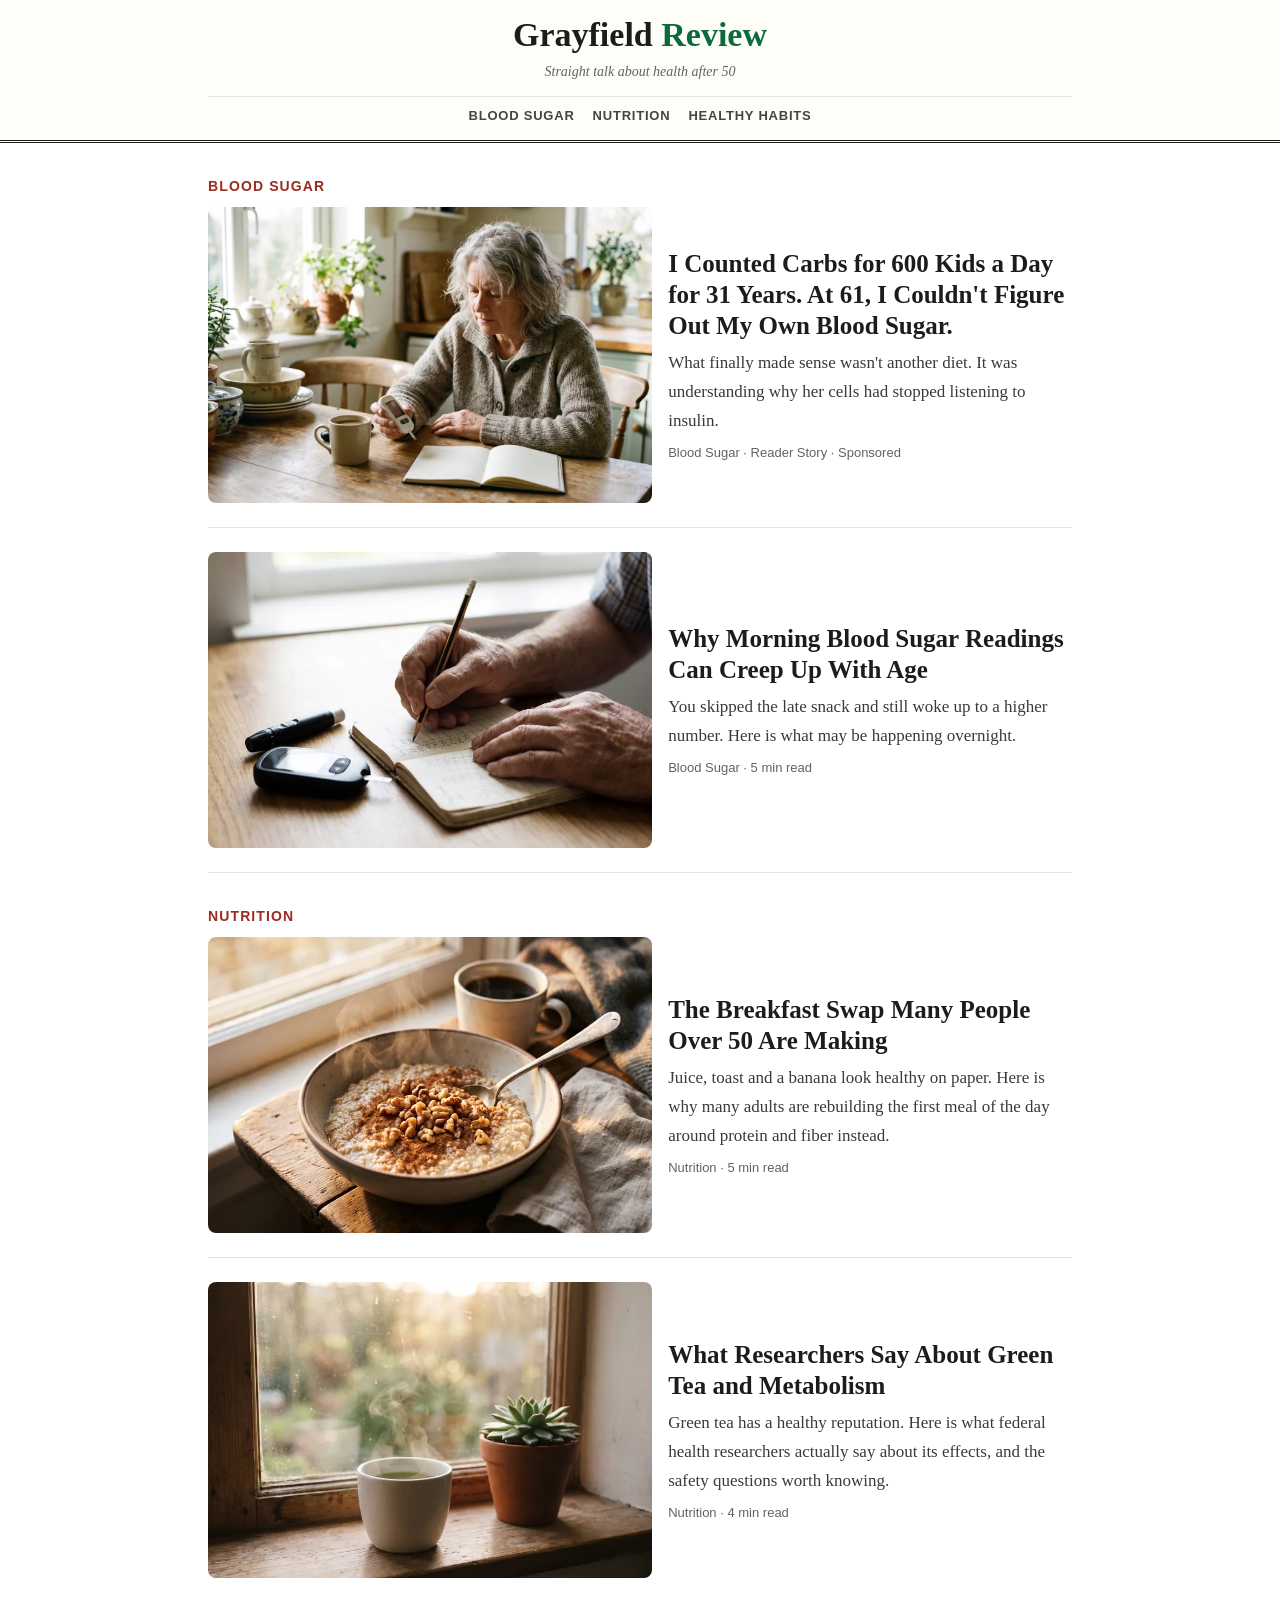
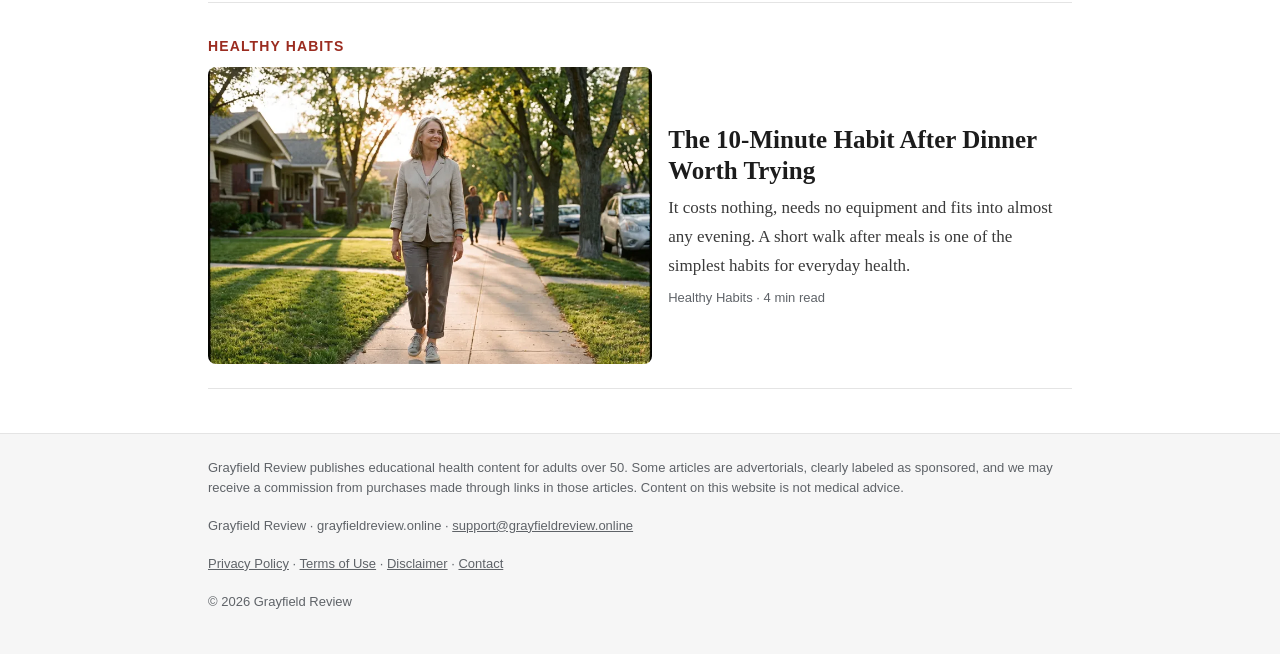
<file: index.html>
<!DOCTYPE html>
<html lang="en">
<head>
<meta charset="utf-8">
<meta name="viewport" content="width=device-width, initial-scale=1">
<!-- Taboola Pixel Code -->
<script type='text/javascript'>
  window._tfa = window._tfa || [];
  window._tfa.push({notify: 'event', name: 'page_view', id: 2105796});
  !function (t, f, a, x) {
         if (!document.getElementById(x)) {
            t.async = 1;t.src = a;t.id=x;f.parentNode.insertBefore(t, f);
         }
  }(document.createElement('script'),
  document.getElementsByTagName('script')[0],
  '//cdn.taboola.com/libtrc/unip/2105796/tfa.js',
  'tb_tfa_script');
</script>
<!-- End of Taboola Pixel Code -->
<title>Grayfield Review</title>
<meta name="description" content="Straight talk about health after 50.">
<link rel="stylesheet" href="/assets/site.css">
</head>
<body>

<header class="site">
  <div class="wrap-wide">
    <a class="brand" href="/">Grayfield <span>Review</span></a>
    <div class="tagline">Straight talk about health after 50</div>
    <nav class="menu"><a href="/#blood-sugar">Blood Sugar</a><a href="/#nutrition">Nutrition</a><a href="/#healthy-habits">Healthy Habits</a></nav>
  </div>
</header>

<main class="wrap-wide">
  <h2 class="section-title" id="blood-sugar">Blood Sugar</h2>
  <a class="story" href="/blood-sugar-after-50/">
    <img src="/blood-sugar-after-50/imagens/hero.webp" alt="Woman in her 60s checking a glucose meter at her kitchen table" width="1200" height="805">
    <div><h3>I Counted Carbs for 600 Kids a Day for 31 Years. At 61, I Couldn't Figure Out My Own Blood Sugar.</h3><p>What finally made sense wasn't another diet. It was understanding why her cells had stopped listening to insulin.</p><div class="meta">Blood Sugar &middot; Reader Story &middot; Sponsored</div></div>
  </a>
  <a class="story" href="/morning-blood-sugar/">
    <img src="/morning-blood-sugar/imagens/logbook.webp" alt="Older man writing numbers in a logbook next to a glucose meter" width="800" height="597">
    <div><h3>Why Morning Blood Sugar Readings Can Creep Up With Age</h3><p>You skipped the late snack and still woke up to a higher number. Here is what may be happening overnight.</p><div class="meta">Blood Sugar &middot; 5 min read</div></div>
  </a>
  <h2 class="section-title" id="nutrition">Nutrition</h2>
  <a class="story" href="/breakfast-swap-after-50/">
    <img src="/breakfast-swap-after-50/imagens/oatmeal.webp" alt="Bowl of oatmeal topped with cinnamon and walnuts" width="800" height="597">
    <div><h3>The Breakfast Swap Many People Over 50 Are Making</h3><p>Juice, toast and a banana look healthy on paper. Here is why many adults are rebuilding the first meal of the day around protein and fiber instead.</p><div class="meta">Nutrition &middot; 5 min read</div></div>
  </a>
  <a class="story" href="/green-tea-facts/">
    <img src="/green-tea-facts/imagens/green-tea.webp" alt="Cup of green tea on a sunny windowsill" width="800" height="597">
    <div><h3>What Researchers Say About Green Tea and Metabolism</h3><p>Green tea has a healthy reputation. Here is what federal health researchers actually say about its effects, and the safety questions worth knowing.</p><div class="meta">Nutrition &middot; 4 min read</div></div>
  </a>
  <h2 class="section-title" id="healthy-habits">Healthy Habits</h2>
  <a class="story" href="/walk-after-dinner/">
    <img src="/walk-after-dinner/imagens/evening-walk.webp" alt="Woman in her late 50s walking on a sidewalk at sunset" width="800" height="597">
    <div><h3>The 10-Minute Habit After Dinner Worth Trying</h3><p>It costs nothing, needs no equipment and fits into almost any evening. A short walk after meals is one of the simplest habits for everyday health.</p><div class="meta">Healthy Habits &middot; 4 min read</div></div>
  </a>
</main>

<footer class="site">
  <div class="wrap-wide">
    <p>Grayfield Review publishes educational health content for adults over 50. Some articles are advertorials, clearly labeled as sponsored, and we may receive a commission from purchases made through links in those articles. Content on this website is not medical advice.</p>
    <p>Grayfield Review &middot; grayfieldreview.online &middot; <a href="mailto:support@grayfieldreview.online">support@grayfieldreview.online</a></p>
    <p><a href="#privacy" data-legal="privacy">Privacy Policy</a> &middot; <a href="#terms" data-legal="terms">Terms of Use</a> &middot; <a href="#disclaimer" data-legal="disclaimer">Disclaimer</a> &middot; <a href="#contact" data-legal="contact">Contact</a></p>
    <p>&copy; 2026 Grayfield Review</p>
  </div>
</footer>

<script src="/assets/legal.js"></script>
</body>
</html>
</file>
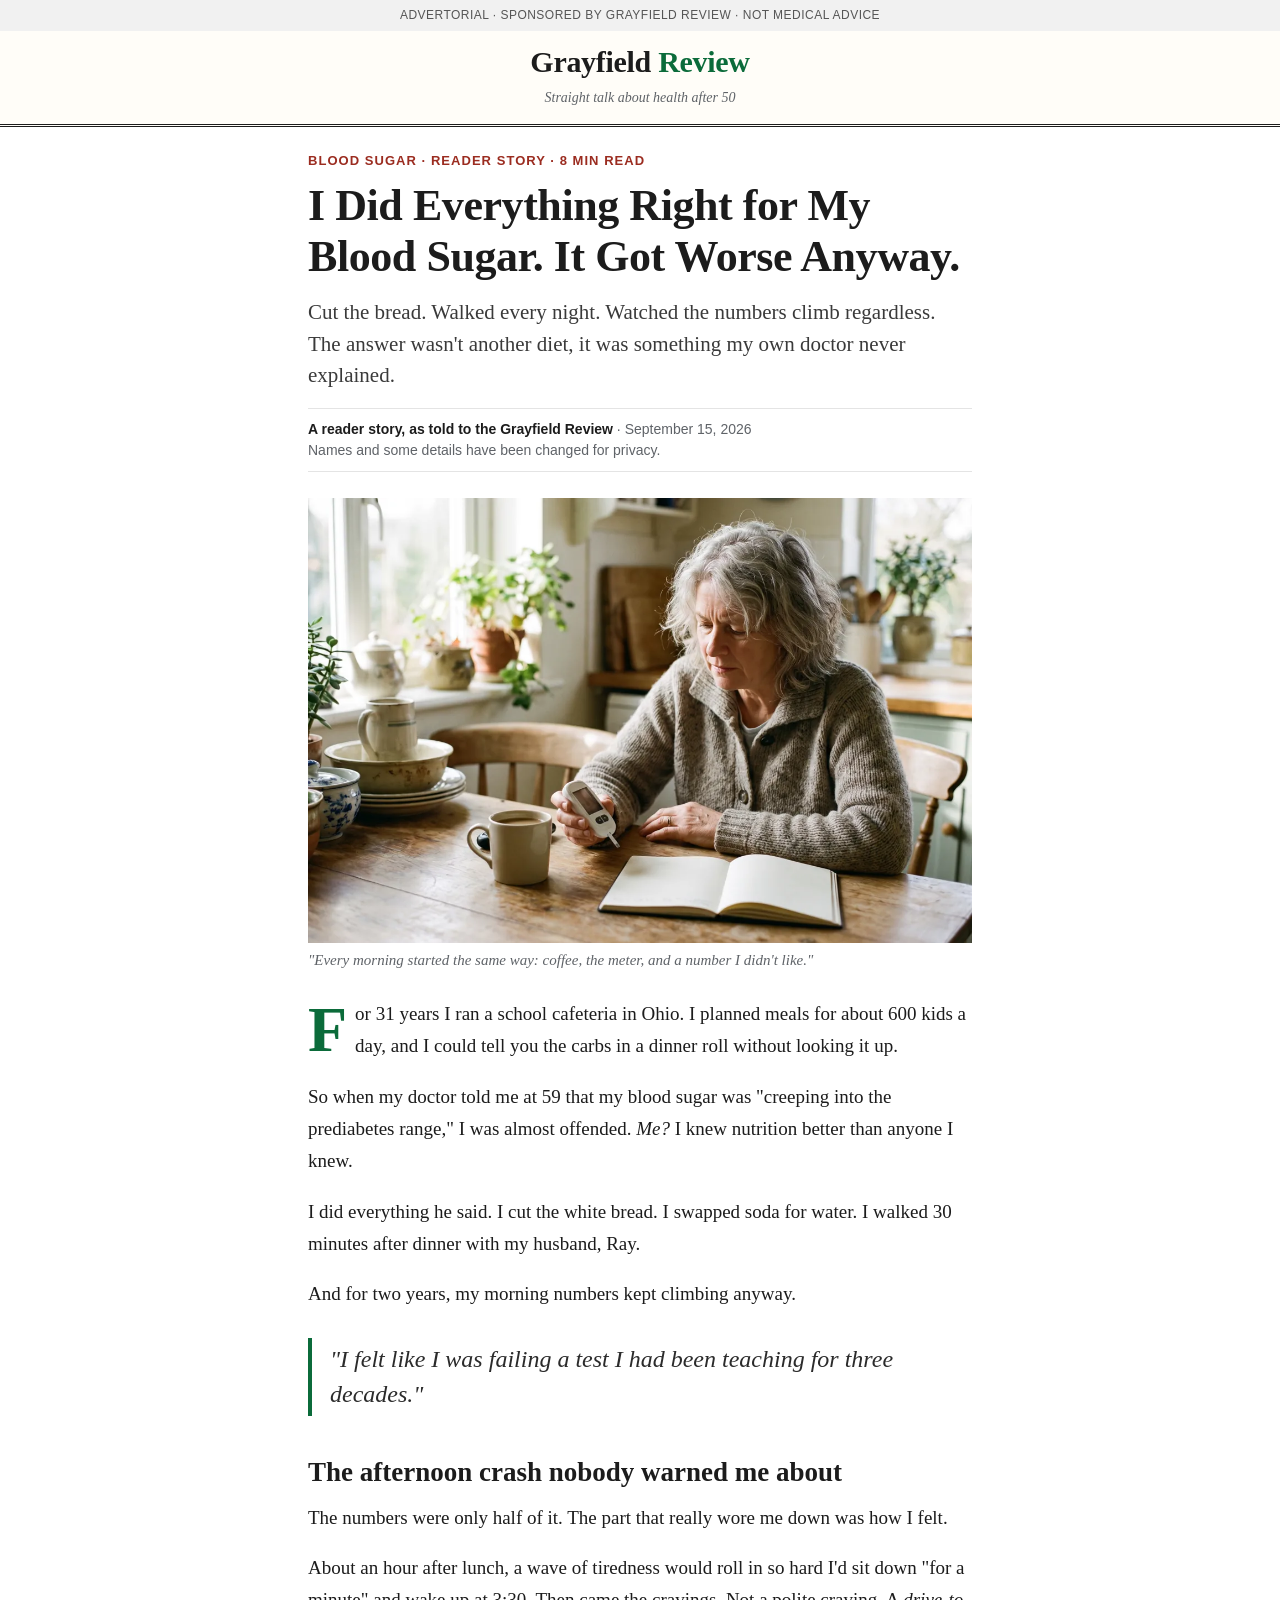
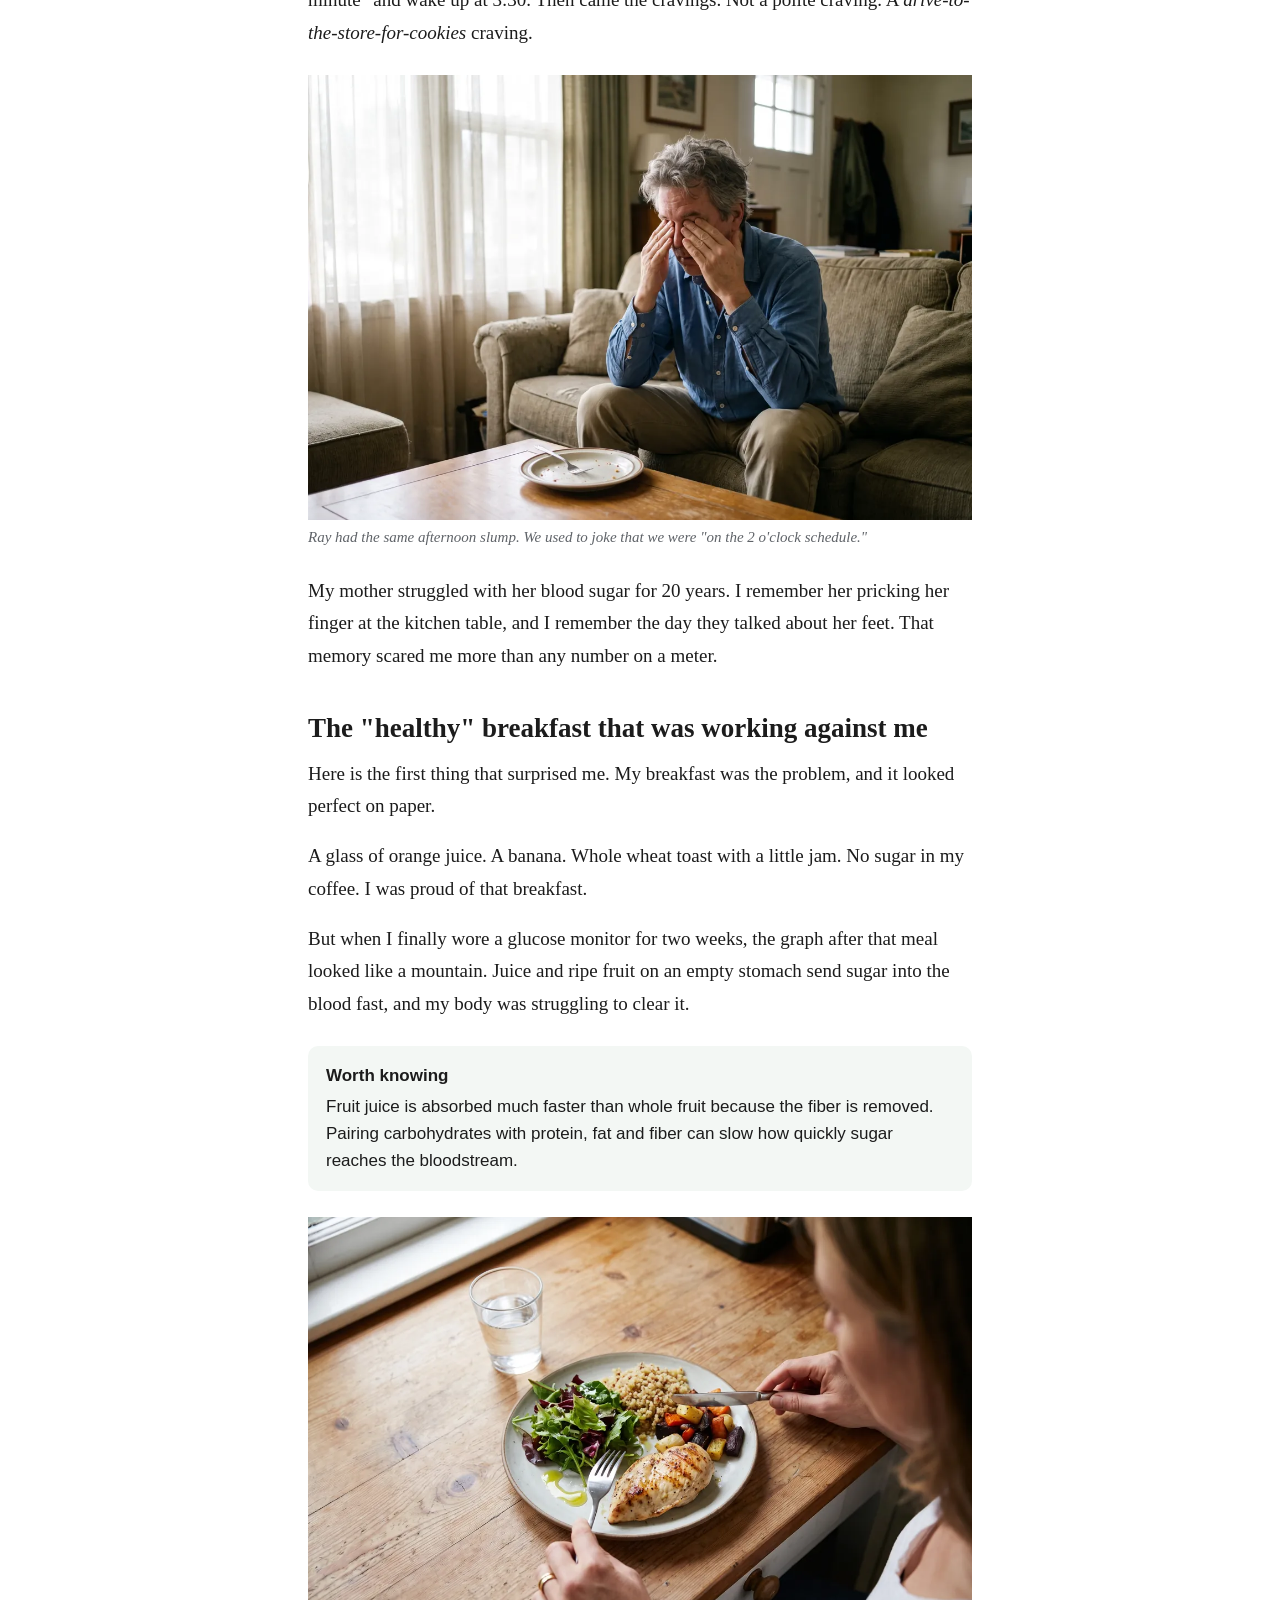
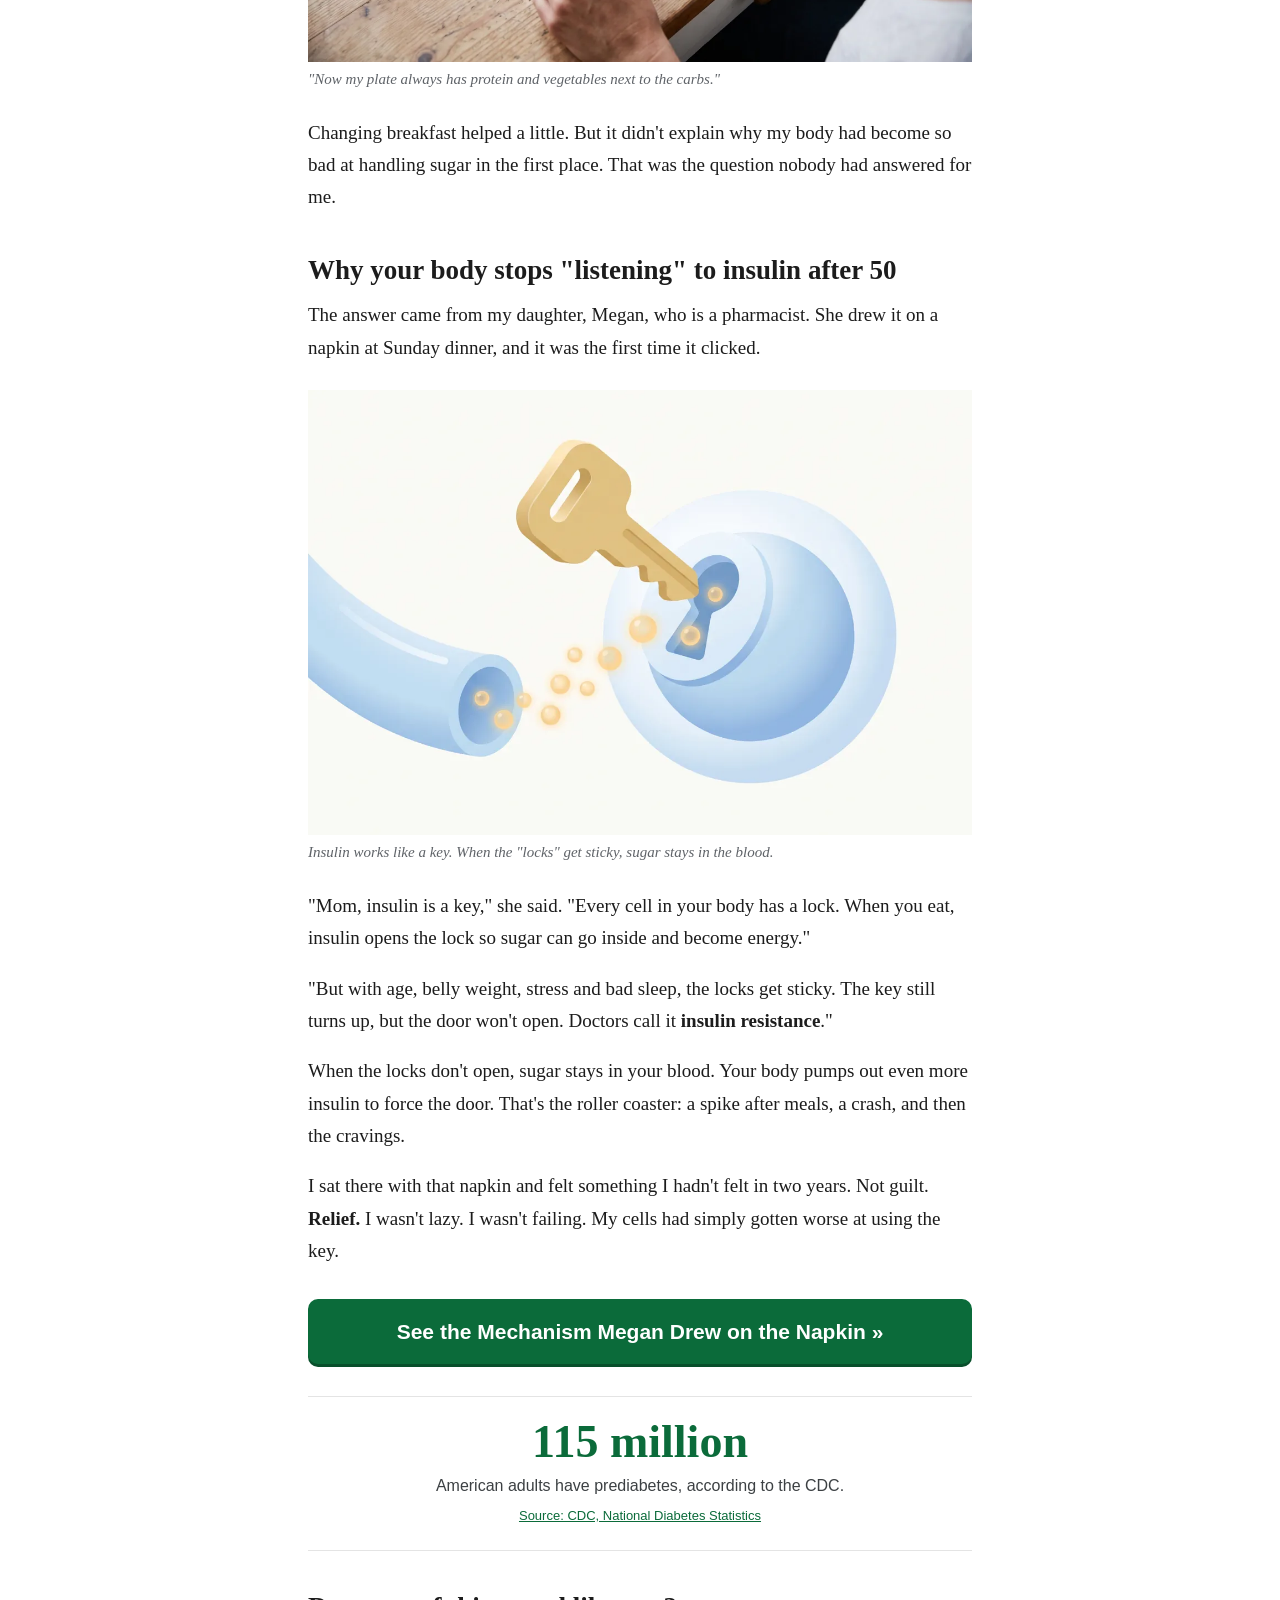
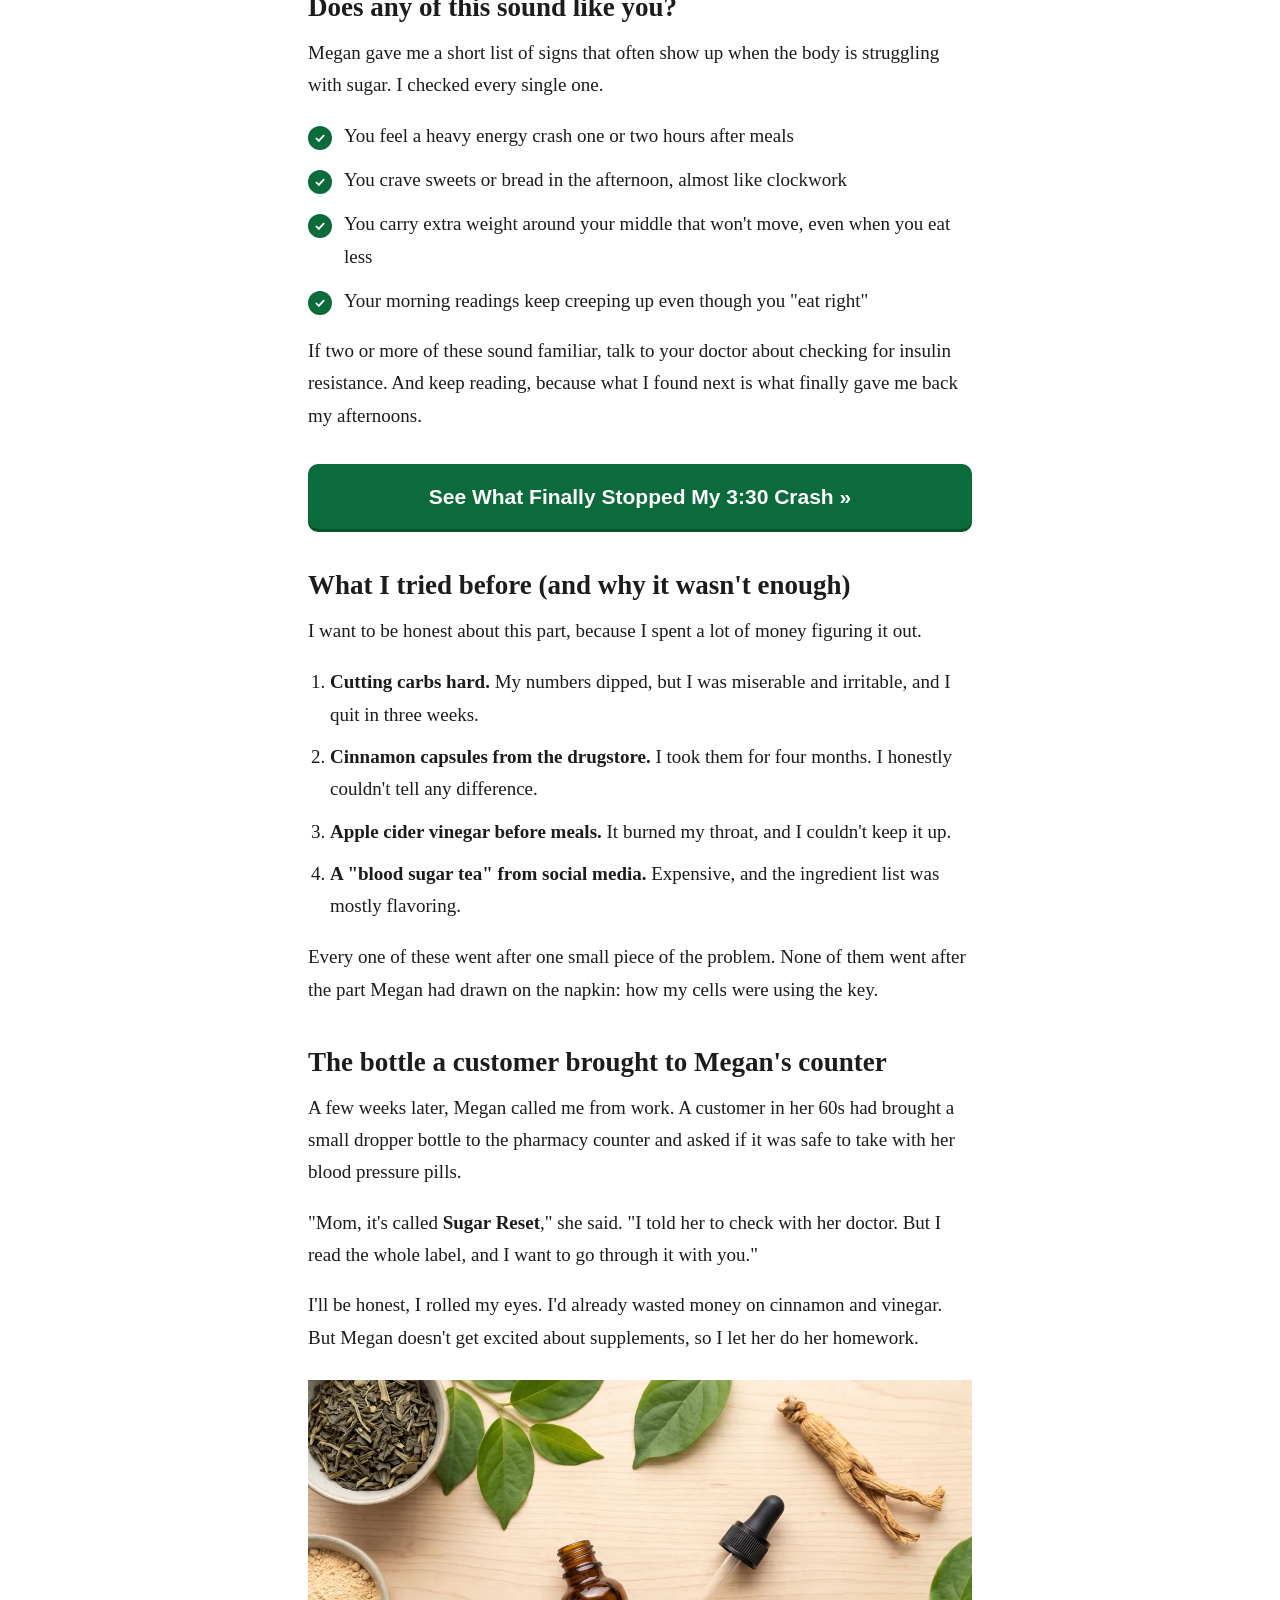
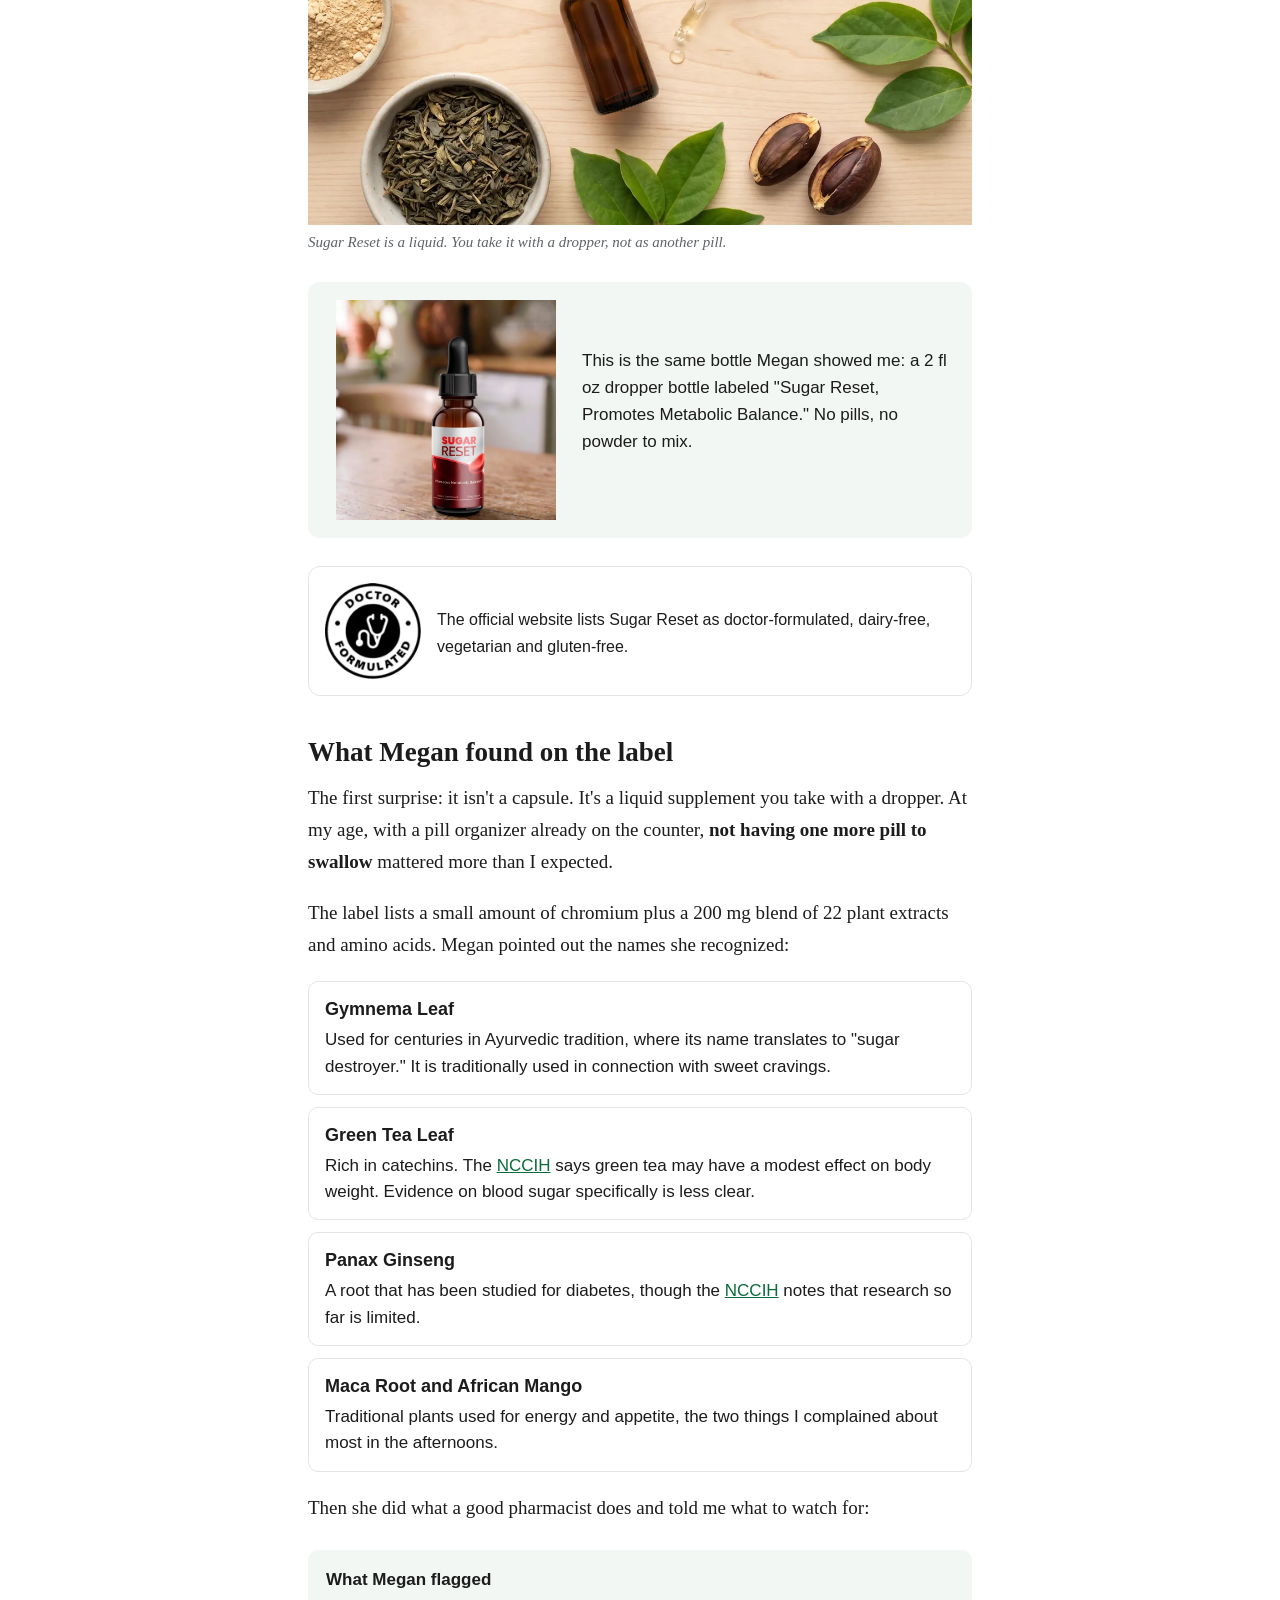
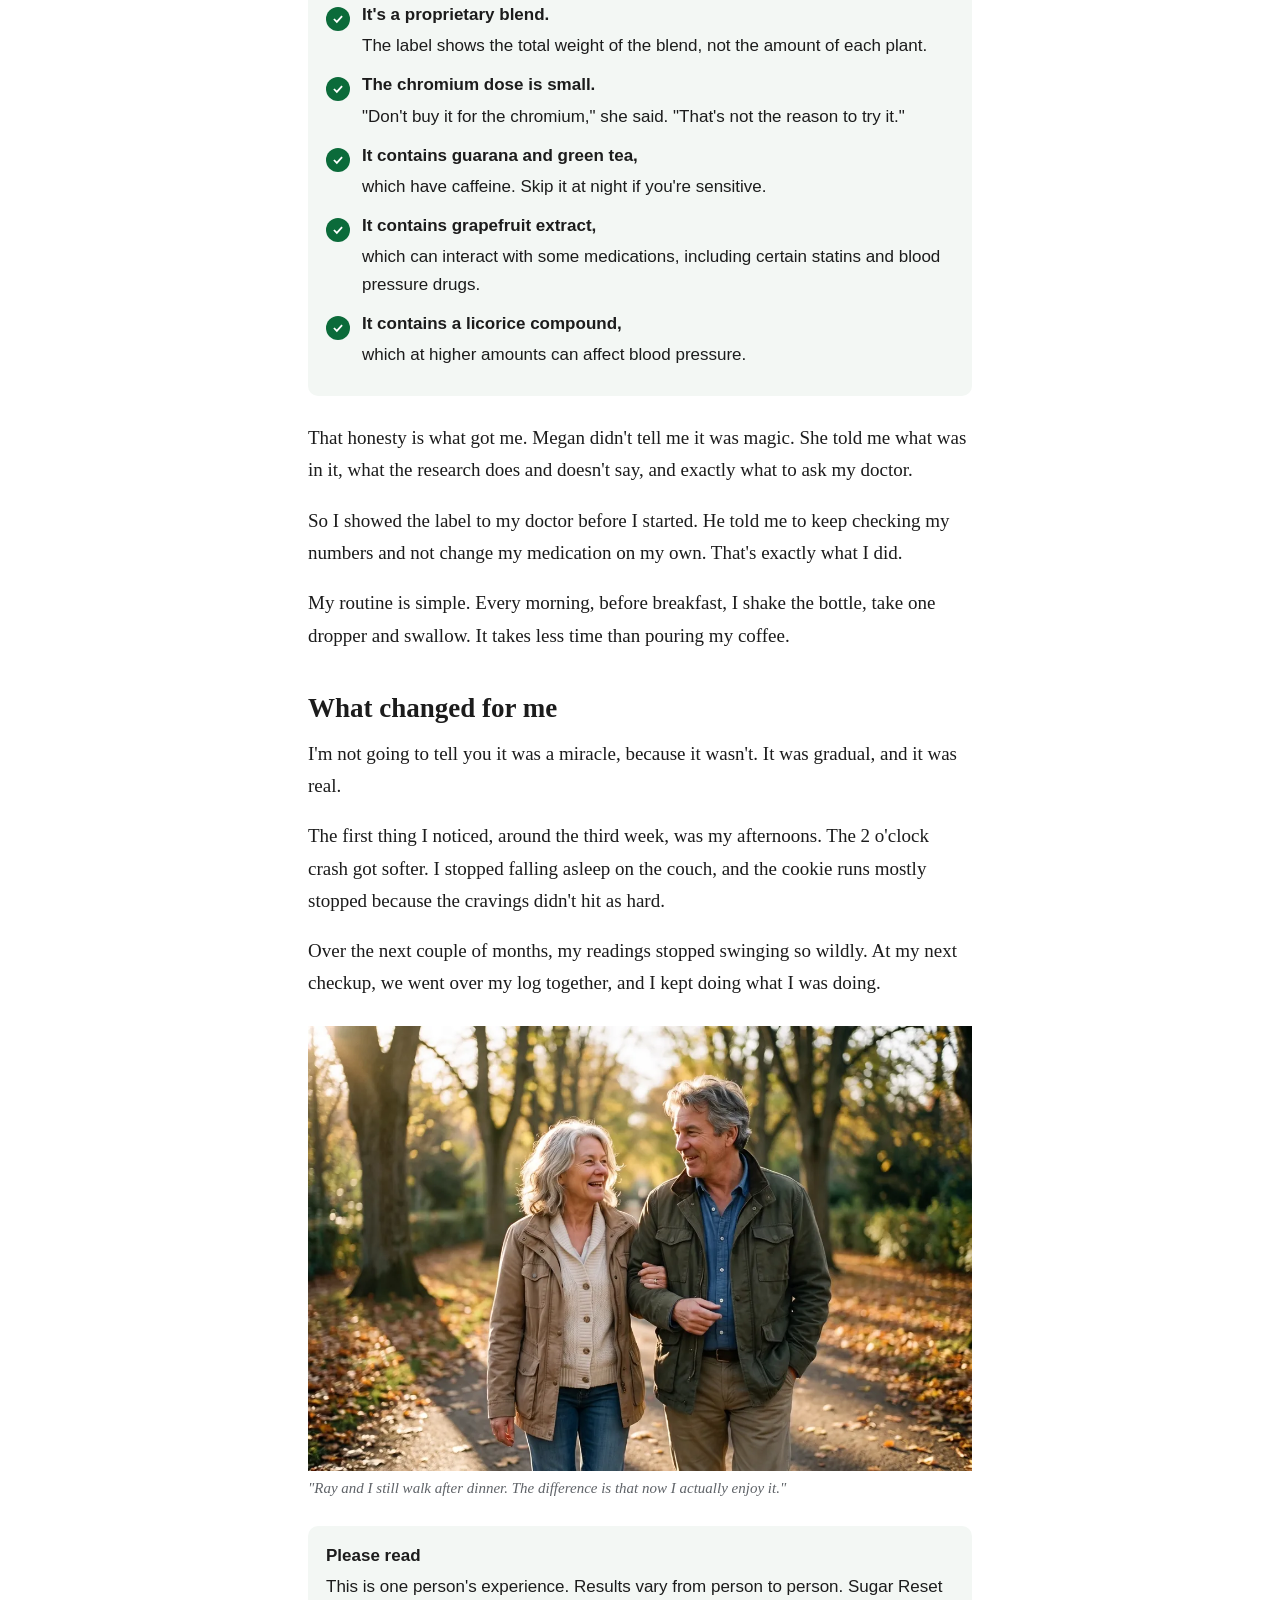
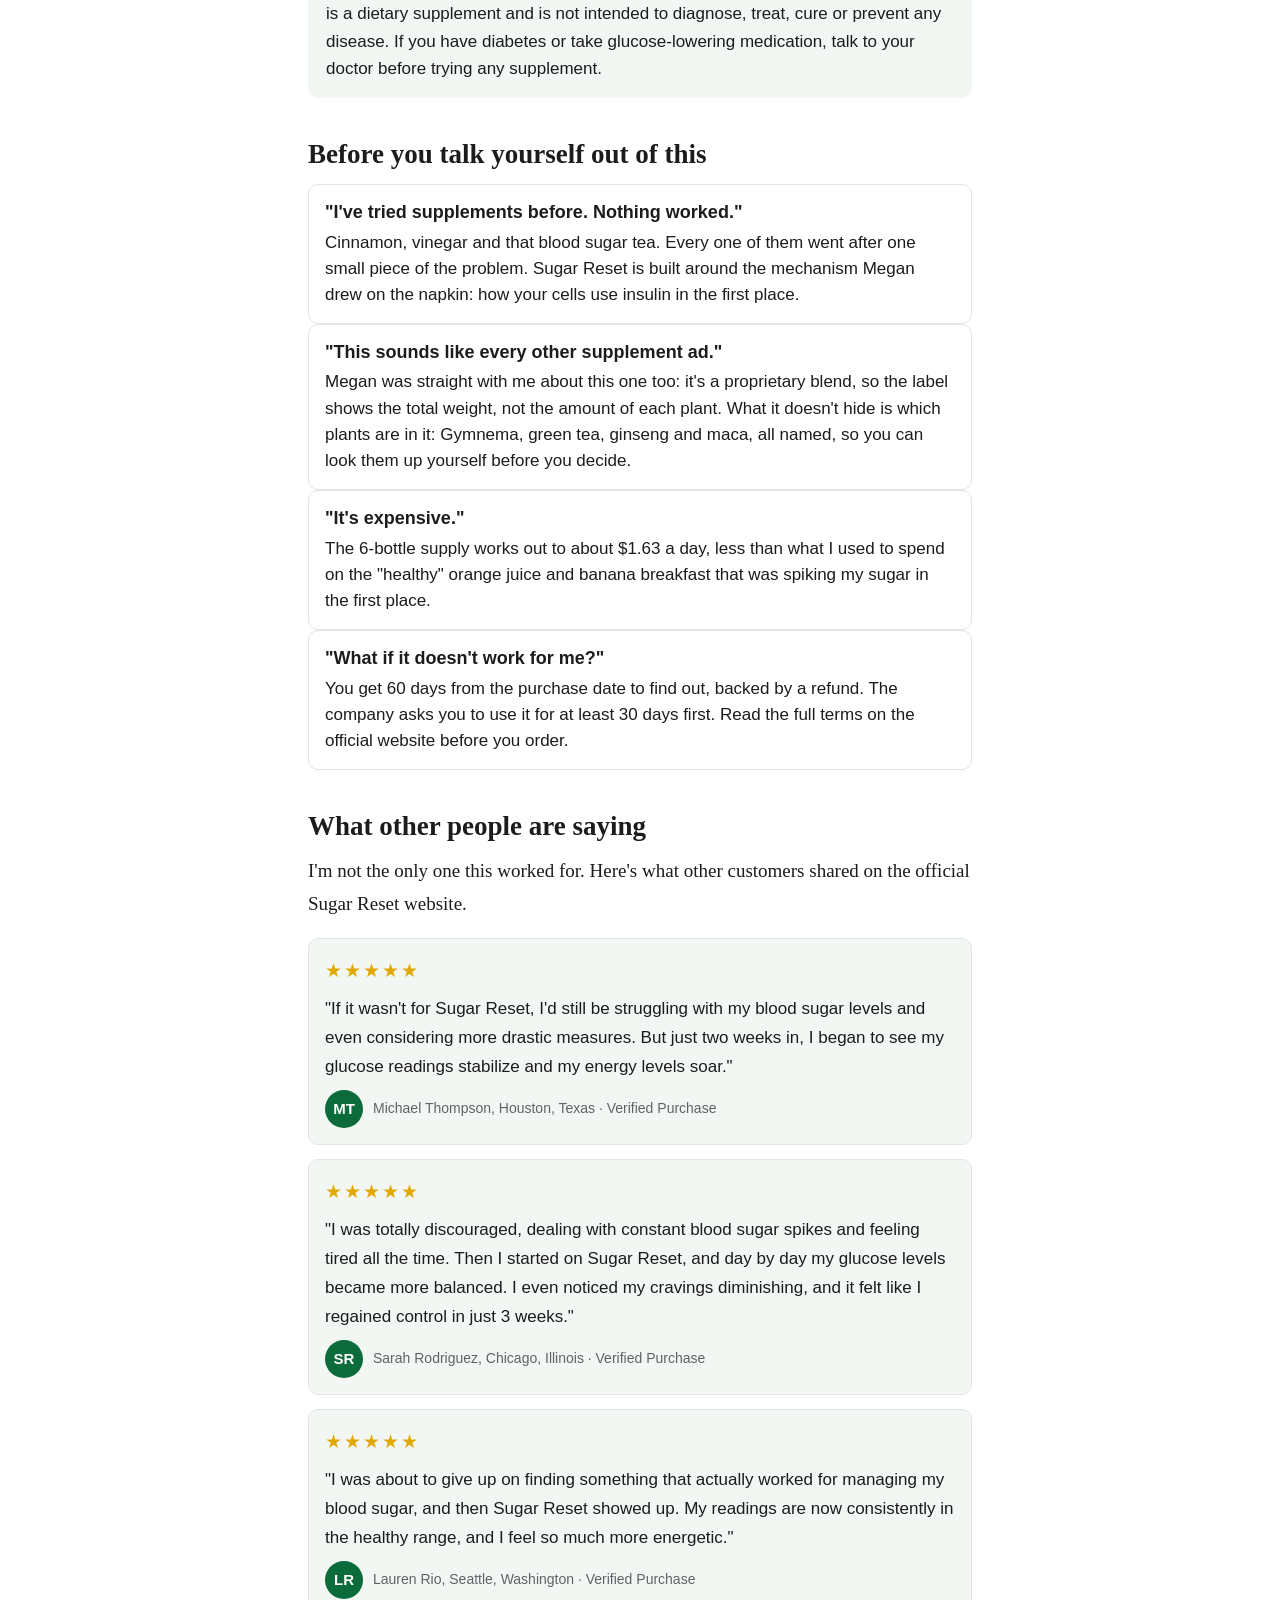
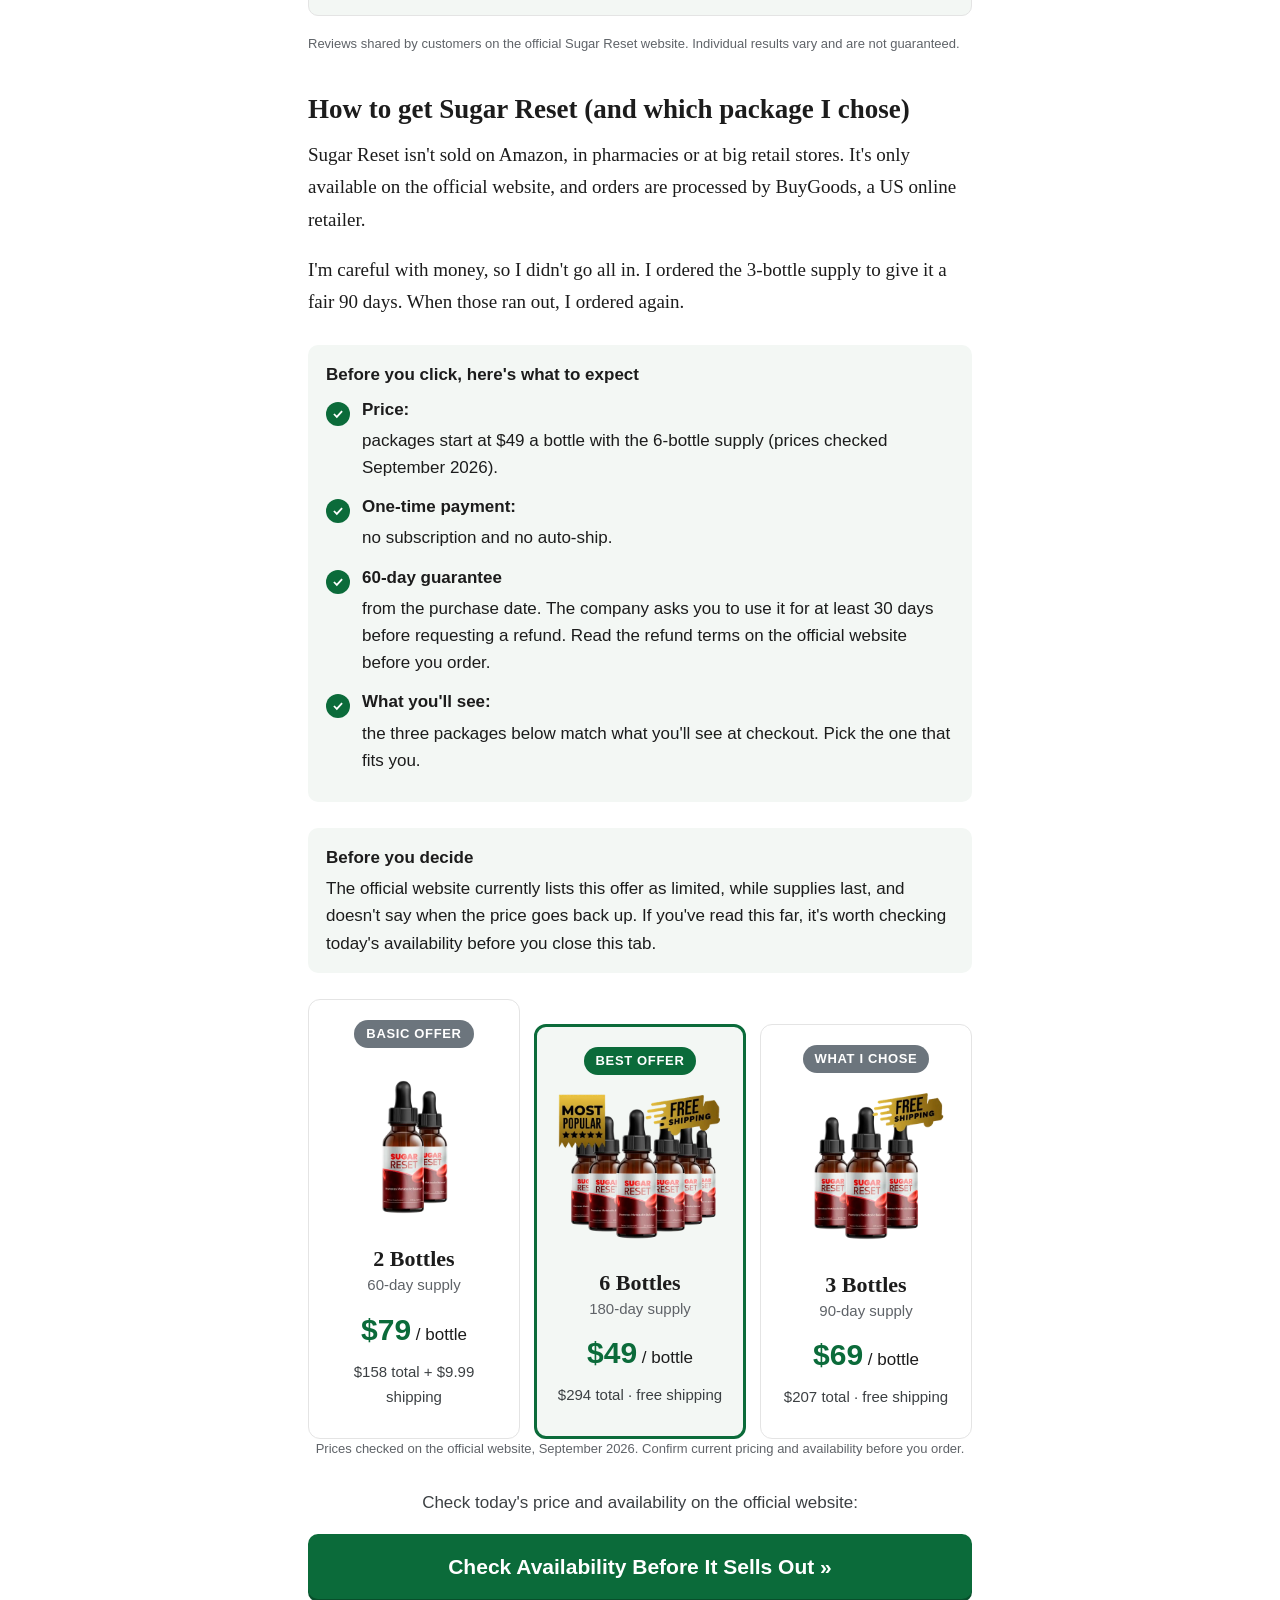
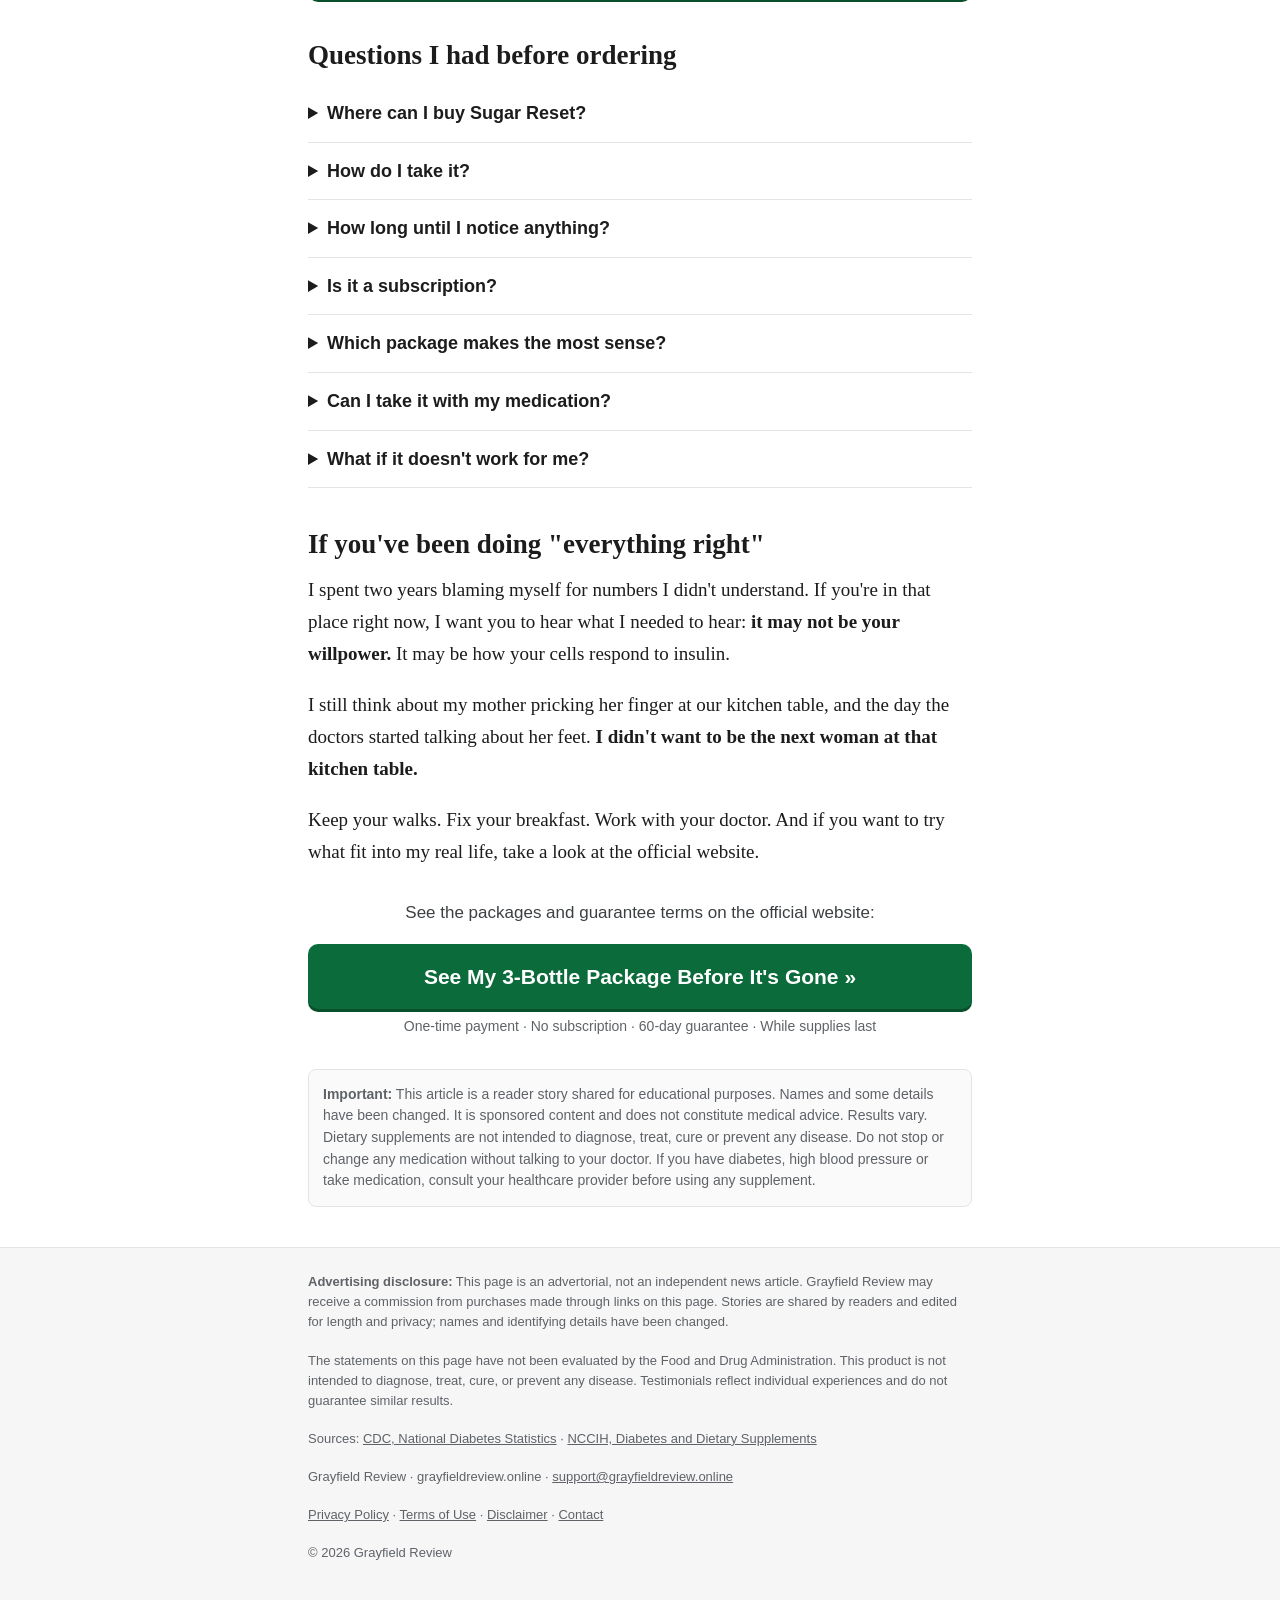
<file: blood-sugar-after-50/index.html>
<!DOCTYPE html>
<html lang="en">
<head>
<meta charset="utf-8">
<meta name="viewport" content="width=device-width, initial-scale=1">
<script type="text/javascript">
    (function(c,l,a,r,i,t,y){
        c[a]=c[a]||function(){(c[a].q=c[a].q||[]).push(arguments)};
        t=l.createElement(r);t.async=1;t.src="https://www.clarity.ms/tag/"+i;
        y=l.getElementsByTagName(r)[0];y.parentNode.insertBefore(t,y);
    })(window, document, "clarity", "script", "yk73mpsaqx");
</script>
<!-- Taboola Pixel Code -->
<script type='text/javascript'>
  window._tfa = window._tfa || [];
  window._tfa.push({notify: 'event', name: 'page_view', id: 2105796});
  !function (t, f, a, x) {
         if (!document.getElementById(x)) {
            t.async = 1;t.src = a;t.id=x;f.parentNode.insertBefore(t, f);
         }
  }(document.createElement('script'),
  document.getElementsByTagName('script')[0],
  '//cdn.taboola.com/libtrc/unip/2105796/tfa.js',
  'tb_tfa_script');
</script>
<!-- End of Taboola Pixel Code -->
<title>I Counted Carbs for 600 Kids a Day. At 61, I Couldn't Figure Out My Own Blood Sugar.</title>
<meta name="robots" content="noindex">
<link rel="icon" href="/blood-sugar-after-50/favicon.ico">
<link rel="icon" type="image/png" href="/blood-sugar-after-50/favicon.png">
<style>
  :root{--ink:#1c1c1c;--muted:#5f6368;--line:#e4e4e4;--accent:#0b6b3a;--accent-dark:#084f2b;--soft:#f3f7f4;--tag:#9b2c20;--paper:#fffdf8}
  *{box-sizing:border-box}
  body{margin:0;background:#fff;color:var(--ink);font:19px/1.7 Georgia,"Times New Roman",serif}
  img{max-width:100%;height:auto;display:block}
  a{color:var(--accent)}
  .sans{font-family:-apple-system,BlinkMacSystemFont,"Segoe UI",Roboto,Arial,sans-serif}
  .wrap{max-width:700px;margin:0 auto;padding-inline:18px}
  .disclosure{background:#f1f1f1;color:#555;font:12px/1.4 -apple-system,Segoe UI,Arial,sans-serif;letter-spacing:.04em;text-align:center;padding:7px 12px}
  header.site{border-bottom:3px double var(--ink);background:var(--paper)}
  header.site .wrap{padding-block:16px;text-align:center}
  .brand{font:700 30px/1 Georgia,serif;letter-spacing:-.01em;color:var(--ink);text-decoration:none}
  .brand span{color:var(--accent)}
  .tagline{font:italic 14px/1.4 Georgia,serif;color:var(--muted);margin-top:6px}
  nav.menu a{color:#444;text-decoration:none}
  nav.menu{display:flex;justify-content:center;gap:18px;flex-wrap:wrap;font:600 13px/1 -apple-system,Segoe UI,Arial,sans-serif;text-transform:uppercase;letter-spacing:.06em;color:#444;border-top:1px solid var(--line);margin-top:14px;padding-top:12px}
  .kicker{margin-top:26px;font:700 13px/1.3 -apple-system,Segoe UI,Arial,sans-serif;letter-spacing:.08em;text-transform:uppercase;color:var(--tag)}
  h1{font:700 36px/1.18 Georgia,serif;margin:10px 0 14px;letter-spacing:-.01em}
  .dek{font-size:21px;line-height:1.5;color:#3a3a3a;margin:0 0 16px}
  .byline{font:14px/1.5 -apple-system,Segoe UI,Arial,sans-serif;color:var(--muted);border-top:1px solid var(--line);border-bottom:1px solid var(--line);padding-block:10px;margin-bottom:22px}
  .byline b{color:var(--ink)}
  figure{margin:26px 0}
  figcaption{font:italic 15px/1.45 Georgia,serif;color:var(--muted);margin-top:7px}
  h2{font:700 27px/1.25 Georgia,serif;margin:40px 0 12px}
  p{margin:0 0 18px}
  .dropcap:first-letter{float:left;font:700 64px/.8 Georgia,serif;padding:6px 8px 0 0;color:var(--accent)}
  .pull{border-left:4px solid var(--accent);padding:4px 0 4px 18px;margin:28px 0;font:italic 24px/1.45 Georgia,serif;color:#2b2b2b}
  .note{background:var(--soft);border-radius:10px;padding:16px 18px;margin:26px 0;font:17px/1.6 -apple-system,Segoe UI,Arial,sans-serif}
  .note b{display:block;margin-bottom:4px}
  .stat{text-align:center;border-top:1px solid var(--line);border-bottom:1px solid var(--line);padding-block:20px;margin:28px 0}
  .stat b{display:block;font:700 46px/1.1 Georgia,serif;color:var(--accent)}
  .stat small{display:block;font:16px/1.5 -apple-system,Segoe UI,Arial,sans-serif;color:#3c4043;margin-top:6px}
  .stat a{font:13px -apple-system,Segoe UI,Arial,sans-serif}
  ul.check{list-style:none;padding:0;margin:0 0 18px}
  ul.check li{position:relative;padding-left:36px;margin-bottom:12px}
  ul.check li:before{content:"";position:absolute;left:0;top:6px;width:24px;height:24px;border-radius:50%;background:var(--accent) url("data:image/svg+xml,%3Csvg xmlns='http://www.w3.org/2000/svg' viewBox='0 0 24 24'%3E%3Cpath fill='none' stroke='white' stroke-width='3' d='M5 12l5 5 9-10'/%3E%3C/svg%3E") center/14px no-repeat}
  ol.tried{padding-left:22px}
  ol.tried li{margin-bottom:10px}
  .ingredients{display:grid;gap:12px;margin:20px 0}
  .ing{border:1px solid var(--line);border-radius:10px;padding:14px 16px;font:17px/1.55 -apple-system,Segoe UI,Arial,sans-serif}
  .ing b{display:block;font-size:18px;margin-bottom:3px}
  .cta-box{text-align:center;margin:32px 0}
  .cta-box p{font:17px/1.5 -apple-system,Segoe UI,Arial,sans-serif;color:#3c4043}
  a.cta{display:block;width:100%;background:var(--accent);color:#fff;text-decoration:none;font:700 21px/1.3 -apple-system,Segoe UI,Arial,sans-serif;padding:19px 20px;border-radius:10px;box-shadow:0 3px 0 var(--accent-dark)}
  a.cta:hover{background:var(--accent-dark)}
  .cta-note{font:14px/1.4 -apple-system,Segoe UI,Arial,sans-serif;color:var(--muted);margin-top:8px}
  .product{display:grid;grid-template-columns:1fr;gap:16px;align-items:center;background:var(--soft);border-radius:12px;padding:18px;margin:28px 0}
  .product img{width:100%;max-width:220px;margin:0 auto}
  .product p{font:17px/1.6 -apple-system,Segoe UI,Arial,sans-serif}
  .reviews{display:grid;gap:14px;margin:18px 0}
  .review{border:1px solid var(--line);border-radius:10px;padding:16px;background:var(--soft);font-family:-apple-system,Segoe UI,Arial,sans-serif}
  .review .stars{color:#e0a800;letter-spacing:2px}
  .review p{font-size:17px;margin:8px 0}
  .review .who{display:flex;align-items:center;gap:10px;font-size:14px;color:var(--muted)}
  .review .avatar{flex:none;width:38px;height:38px;border-radius:50%;background:var(--accent);color:#fff;display:flex;align-items:center;justify-content:center;font:700 15px/1 -apple-system,Segoe UI,Arial,sans-serif}
  .source-note{font:13px/1.5 -apple-system,Segoe UI,Arial,sans-serif;color:var(--muted)}
  .packs{display:grid;grid-template-columns:1fr;gap:14px;margin:20px 0 8px;font-family:-apple-system,Segoe UI,Arial,sans-serif}
  .pack{border:1px solid var(--line);border-radius:12px;padding:16px;text-align:center;min-width:0}
  .pack-best{border:3px solid var(--accent);background:var(--soft)}
  .pack-tag{display:inline-block;font-size:13px;font-weight:700;text-transform:uppercase;letter-spacing:.05em;color:#fff;background:#6c757d;border-radius:20px;padding:3px 12px}
  .pack-best .pack-tag{background:var(--accent)}
  .pack img{width:100%;max-width:200px;margin:10px auto}
  .pack-name{font:700 22px/1.2 Georgia,serif}
  .pack-days{font-size:15px;color:var(--muted)}
  .pack-price{font-size:17px;margin-top:6px}
  .pack-price b{font-size:30px;color:var(--accent)}
  .pack-total{font-size:15px;color:#3c4043;margin:4px 0 12px}
  a.cta-small{font-size:18px;padding:14px 16px}
  .guarantee{display:flex;gap:16px;align-items:center;border:1px solid var(--line);border-radius:12px;padding:16px;margin:22px 0;font-family:-apple-system,Segoe UI,Arial,sans-serif}
  .guarantee img{width:96px;flex:none}
  .guarantee p{font-size:16px;margin:4px 0 0}
  .faq{font-family:-apple-system,Segoe UI,Arial,sans-serif}
  .faq details{border-bottom:1px solid var(--line);padding-block:13px}
  .faq summary{font-weight:700;cursor:pointer;font-size:18px}
  .faq details p{margin:8px 0 0;font-size:17px}
  .disclaimer{font:14px/1.55 -apple-system,Segoe UI,Arial,sans-serif;color:var(--muted);background:#fafafa;border:1px solid var(--line);border-radius:8px;padding:14px;margin:28px 0}
  .related h3{font:700 20px/1.3 Georgia,serif;margin:38px 0 12px;border-top:3px solid var(--ink);padding-top:10px}
  .cards{display:grid;grid-template-columns:1fr 1fr;gap:14px}
  .card{text-decoration:none;color:var(--ink)}
  .card img{border-radius:8px;aspect-ratio:4/3;object-fit:cover;width:100%}
  .card span{display:block;font:700 16px/1.35 -apple-system,Segoe UI,Arial,sans-serif;margin-top:6px}
  footer.site{margin-top:40px;background:#f6f6f6;border-top:1px solid var(--line);font:13px/1.55 -apple-system,Segoe UI,Arial,sans-serif;color:var(--muted)}
  footer.site .wrap{padding-block:24px}
  footer.site a{color:var(--muted)}
  @media (min-width:640px){
    h1{font-size:44px}
    .product{grid-template-columns:240px 1fr}
    .cards{grid-template-columns:repeat(4,minmax(0,1fr))}
    .packs{grid-template-columns:repeat(3,minmax(0,1fr));align-items:end}
  }
  @media (max-width:639px){
    .pack{padding:12px;border-radius:6px;width:100%;max-width:330px;margin-inline:auto}
    .pack img{max-width:140px}
    .pack-tag{font-size:12px;padding:2px 10px}
    .pack-name{font-size:19px}
    .pack-days{font-size:13px}
    .pack-price{font-size:15px}
    .pack-price b{font-size:25px}
    .pack-total{font-size:13px;margin:3px 0 10px}
  }
</style>
<script defer src="https://cdn.radimarkt.com/tag.js" data-tag-id="8300-54878a5c5aca4e088c7bb8439a6fc6f9" data-event-host="api.radimarkt.com" data-plat-params="sub1,sub2,sub3,sub4,sub5"></script>
</head>
<body>

<div class="disclosure">ADVERTORIAL &middot; SPONSORED BY GRAYFIELD REVIEW &middot; NOT MEDICAL ADVICE</div>

<header class="site">
  <div class="wrap">
    <a class="brand" href="/">Grayfield <span>Review</span></a>
    <div class="tagline">Straight talk about health after 50</div>
  </div>
</header>

<main class="wrap">

  <div class="kicker">Blood Sugar &middot; Reader Story &middot; 8 min read</div>

  <h1>I Did Everything Right for My Blood Sugar. It Got Worse Anyway.</h1>

  <p class="dek">Cut the bread. Walked every night. Watched the numbers climb regardless. The answer wasn't another diet, it was something my own doctor never explained.</p>

  <div class="byline"><b>A reader story, as told to the Grayfield Review</b> &middot; September 15, 2026<br>Names and some details have been changed for privacy.</div>

  <figure>
    <img src="/blood-sugar-after-50/imagens/hero.webp" alt="Woman in her 60s checking a glucose meter at her kitchen table" width="1200" height="805" fetchpriority="high">
    <figcaption>"Every morning started the same way: coffee, the meter, and a number I didn't like."</figcaption>
  </figure>

  <p class="dropcap">For 31 years I ran a school cafeteria in Ohio. I planned meals for about 600 kids a day, and I could tell you the carbs in a dinner roll without looking it up.</p>

  <p>So when my doctor told me at 59 that my blood sugar was "creeping into the prediabetes range," I was almost offended. <i>Me?</i> I knew nutrition better than anyone I knew.</p>

  <p>I did everything he said. I cut the white bread. I swapped soda for water. I walked 30 minutes after dinner with my husband, Ray.</p>

  <p>And for two years, my morning numbers kept climbing anyway.</p>

  <div class="pull">"I felt like I was failing a test I had been teaching for three decades."</div>

  <h2>The afternoon crash nobody warned me about</h2>

  <p>The numbers were only half of it. The part that really wore me down was how I felt.</p>

  <p>About an hour after lunch, a wave of tiredness would roll in so hard I'd sit down "for a minute" and wake up at 3:30. Then came the cravings. Not a polite craving. A <i>drive-to-the-store-for-cookies</i> craving.</p>

  <figure>
    <img src="/blood-sugar-after-50/imagens/slump.webp" alt="Man in his 60s feeling tired on the couch after lunch" width="1200" height="805" loading="lazy">
    <figcaption>Ray had the same afternoon slump. We used to joke that we were "on the 2 o'clock schedule."</figcaption>
  </figure>

  <p>My mother struggled with her blood sugar for 20 years. I remember her pricking her finger at the kitchen table, and I remember the day they talked about her feet. That memory scared me more than any number on a meter.</p>

  <h2>The "healthy" breakfast that was working against me</h2>

  <p>Here is the first thing that surprised me. My breakfast was the problem, and it looked perfect on paper.</p>

  <p>A glass of orange juice. A banana. Whole wheat toast with a little jam. No sugar in my coffee. I was proud of that breakfast.</p>

  <p>But when I finally wore a glucose monitor for two weeks, the graph after that meal looked like a mountain. Juice and ripe fruit on an empty stomach send sugar into the blood fast, and my body was struggling to clear it.</p>

  <div class="note"><b>Worth knowing</b>Fruit juice is absorbed much faster than whole fruit because the fiber is removed. Pairing carbohydrates with protein, fat and fiber can slow how quickly sugar reaches the bloodstream.</div>

  <figure>
    <img src="/blood-sugar-after-50/imagens/meal.webp" alt="Balanced plate with grilled chicken, salad, quinoa and vegetables" width="1200" height="805" loading="lazy">
    <figcaption>"Now my plate always has protein and vegetables next to the carbs."</figcaption>
  </figure>

  <p>Changing breakfast helped a little. But it didn't explain why my body had become so bad at handling sugar in the first place. That was the question nobody had answered for me.</p>

  <h2>Why your body stops "listening" to insulin after 50</h2>

  <p>The answer came from my daughter, Megan, who is a pharmacist. She drew it on a napkin at Sunday dinner, and it was the first time it clicked.</p>

  <figure>
    <img src="/blood-sugar-after-50/imagens/mechanism.webp" alt="Illustration of insulin as a key unlocking a cell so glucose can enter" width="1200" height="805" loading="lazy">
    <figcaption>Insulin works like a key. When the "locks" get sticky, sugar stays in the blood.</figcaption>
  </figure>

  <p>"Mom, insulin is a key," she said. "Every cell in your body has a lock. When you eat, insulin opens the lock so sugar can go inside and become energy."</p>

  <p>"But with age, belly weight, stress and bad sleep, the locks get sticky. The key still turns up, but the door won't open. Doctors call it <b>insulin resistance</b>."</p>

  <p>When the locks don't open, sugar stays in your blood. Your body pumps out even more insulin to force the door. That's the roller coaster: a spike after meals, a crash, and then the cravings.</p>

  <p>I sat there with that napkin and felt something I hadn't felt in two years. Not guilt. <b>Relief.</b> I wasn't lazy. I wasn't failing. My cells had simply gotten worse at using the key.</p>

  <div class="cta-box">
    <a class="cta" data-area="cta-early" href="https://www.fasttrack37.com/PM7HK3TH/32MFQB8P/?click_area=cta-early">See the Mechanism Megan Drew on the Napkin &raquo;</a>
  </div>

  <div class="stat">
    <b>115 million</b>
    <small>American adults have prediabetes, according to the CDC.</small>
    <a href="https://www.cdc.gov/diabetes/php/data-research/index.html" target="_blank" rel="noopener">Source: CDC, National Diabetes Statistics</a>
  </div>

  <h2>Does any of this sound like you?</h2>

  <p>Megan gave me a short list of signs that often show up when the body is struggling with sugar. I checked every single one.</p>

  <ul class="check">
    <li>You feel a heavy energy crash one or two hours after meals</li>
    <li>You crave sweets or bread in the afternoon, almost like clockwork</li>
    <li>You carry extra weight around your middle that won't move, even when you eat less</li>
    <li>Your morning readings keep creeping up even though you "eat right"</li>
  </ul>

  <p>If two or more of these sound familiar, talk to your doctor about checking for insulin resistance. And keep reading, because what I found next is what finally gave me back my afternoons.</p>

  <div class="cta-box">
    <a class="cta" data-area="cta1" href="https://www.fasttrack37.com/PM7HK3TH/32MFQB8P/?click_area=cta1">See What Finally Stopped My 3:30 Crash &raquo;</a>
  </div>

  <h2>What I tried before (and why it wasn't enough)</h2>

  <p>I want to be honest about this part, because I spent a lot of money figuring it out.</p>

  <ol class="tried">
    <li><b>Cutting carbs hard.</b> My numbers dipped, but I was miserable and irritable, and I quit in three weeks.</li>
    <li><b>Cinnamon capsules from the drugstore.</b> I took them for four months. I honestly couldn't tell any difference.</li>
    <li><b>Apple cider vinegar before meals.</b> It burned my throat, and I couldn't keep it up.</li>
    <li><b>A "blood sugar tea" from social media.</b> Expensive, and the ingredient list was mostly flavoring.</li>
  </ol>

  <p>Every one of these went after one small piece of the problem. None of them went after the part Megan had drawn on the napkin: how my cells were using the key.</p>

  <h2>The bottle a customer brought to Megan's counter</h2>

  <p>A few weeks later, Megan called me from work. A customer in her 60s had brought a small dropper bottle to the pharmacy counter and asked if it was safe to take with her blood pressure pills.</p>

  <p>"Mom, it's called <b>Sugar Reset</b>," she said. "I told her to check with her doctor. But I read the whole label, and I want to go through it with you."</p>

  <p>I'll be honest, I rolled my eyes. I'd already wasted money on cinnamon and vinegar. But Megan doesn't get excited about supplements, so I let her do her homework.</p>

  <figure>
    <img src="/blood-sugar-after-50/imagens/ingredients.webp" alt="Amber dropper bottle surrounded by gymnema leaves, green tea, maca powder and ginseng root" width="1200" height="805" loading="lazy">
    <figcaption>Sugar Reset is a liquid. You take it with a dropper, not as another pill.</figcaption>
  </figure>

  <div class="product">
    <img src="/blood-sugar-after-50/imagens/produto-frasco.webp" alt="Sugar Reset bottle on a wooden kitchen table" width="700" height="700" loading="lazy">
    <p>This is the same bottle Megan showed me: a 2 fl oz dropper bottle labeled "Sugar Reset, Promotes Metabolic Balance." No pills, no powder to mix.</p>
  </div>

  <div class="guarantee sans">
    <img src="/blood-sugar-after-50/imagens/badge-doctor.webp" alt="Doctor formulated badge" width="96" height="96" loading="lazy">
    <p>The official website lists Sugar Reset as doctor-formulated, dairy-free, vegetarian and gluten-free.</p>
  </div>

  <h2>What Megan found on the label</h2>

  <p>The first surprise: it isn't a capsule. It's a liquid supplement you take with a dropper. At my age, with a pill organizer already on the counter, <b>not having one more pill to swallow</b> mattered more than I expected.</p>

  <p>The label lists a small amount of chromium plus a 200 mg blend of 22 plant extracts and amino acids. Megan pointed out the names she recognized:</p>

  <div class="ingredients">
    <div class="ing"><b>Gymnema Leaf</b>Used for centuries in Ayurvedic tradition, where its name translates to "sugar destroyer." It is traditionally used in connection with sweet cravings.</div>
    <div class="ing"><b>Green Tea Leaf</b>Rich in catechins. The <a href="https://www.nccih.nih.gov/health/green-tea" target="_blank" rel="noopener">NCCIH</a> says green tea may have a modest effect on body weight. Evidence on blood sugar specifically is less clear.</div>
    <div class="ing"><b>Panax Ginseng</b>A root that has been studied for diabetes, though the <a href="https://www.nccih.nih.gov/health/diabetes-and-dietary-supplements-what-you-need-to-know" target="_blank" rel="noopener">NCCIH</a> notes that research so far is limited.</div>
    <div class="ing"><b>Maca Root and African Mango</b>Traditional plants used for energy and appetite, the two things I complained about most in the afternoons.</div>
  </div>

  <p>Then she did what a good pharmacist does and told me what to watch for:</p>

  <div class="note"><b>What Megan flagged</b>
    <ul class="check" style="margin:8px 0 0">
      <li><b>It's a proprietary blend.</b> The label shows the total weight of the blend, not the amount of each plant.</li>
      <li><b>The chromium dose is small.</b> "Don't buy it for the chromium," she said. "That's not the reason to try it."</li>
      <li><b>It contains guarana and green tea,</b> which have caffeine. Skip it at night if you're sensitive.</li>
      <li><b>It contains grapefruit extract,</b> which can interact with some medications, including certain statins and blood pressure drugs.</li>
      <li><b>It contains a licorice compound,</b> which at higher amounts can affect blood pressure.</li>
    </ul>
  </div>

  <p>That honesty is what got me. Megan didn't tell me it was magic. She told me what was in it, what the research does and doesn't say, and exactly what to ask my doctor.</p>

  <p>So I showed the label to my doctor before I started. He told me to keep checking my numbers and not change my medication on my own. That's exactly what I did.</p>

  <p>My routine is simple. Every morning, before breakfast, I shake the bottle, take one dropper and swallow. It takes less time than pouring my coffee.</p>

  <h2>What changed for me</h2>

  <p>I'm not going to tell you it was a miracle, because it wasn't. It was gradual, and it was real.</p>

  <p>The first thing I noticed, around the third week, was my afternoons. The 2 o'clock crash got softer. I stopped falling asleep on the couch, and the cookie runs mostly stopped because the cravings didn't hit as hard.</p>

  <p>Over the next couple of months, my readings stopped swinging so wildly. At my next checkup, we went over my log together, and I kept doing what I was doing.</p>

  <figure>
    <img src="/blood-sugar-after-50/imagens/walk.webp" alt="Couple in their 60s walking in a park" width="1200" height="805" loading="lazy">
    <figcaption>"Ray and I still walk after dinner. The difference is that now I actually enjoy it."</figcaption>
  </figure>

  <div class="note"><b>Please read</b>This is one person's experience. Results vary from person to person. Sugar Reset is a dietary supplement and is not intended to diagnose, treat, cure or prevent any disease. If you have diabetes or take glucose-lowering medication, talk to your doctor before trying any supplement.</div>

  <h2>Before you talk yourself out of this</h2>

  <div class="ing"><b>"I've tried supplements before. Nothing worked."</b>Cinnamon, vinegar and that blood sugar tea. Every one of them went after one small piece of the problem. Sugar Reset is built around the mechanism Megan drew on the napkin: how your cells use insulin in the first place.</div>

  <div class="ing"><b>"This sounds like every other supplement ad."</b>Megan was straight with me about this one too: it's a proprietary blend, so the label shows the total weight, not the amount of each plant. What it doesn't hide is which plants are in it: Gymnema, green tea, ginseng and maca, all named, so you can look them up yourself before you decide.</div>

  <div class="ing"><b>"It's expensive."</b>The 6-bottle supply works out to about $1.63 a day, less than what I used to spend on the "healthy" orange juice and banana breakfast that was spiking my sugar in the first place.</div>

  <div class="ing"><b>"What if it doesn't work for me?"</b>You get 60 days from the purchase date to find out, backed by a refund. The company asks you to use it for at least 30 days first. Read the full terms on the official website before you order.</div>

  <h2>What other people are saying</h2>

  <p>I'm not the only one this worked for. Here's what other customers shared on the official Sugar Reset website.</p>

  <div class="reviews">
    <div class="review">
      <div class="stars">&#9733;&#9733;&#9733;&#9733;&#9733;</div>
      <p>"If it wasn't for Sugar Reset, I'd still be struggling with my blood sugar levels and even considering more drastic measures. But just two weeks in, I began to see my glucose readings stabilize and my energy levels soar."</p>
      <div class="who"><span class="avatar">MT</span> Michael Thompson, Houston, Texas &middot; Verified Purchase</div>
    </div>
    <div class="review">
      <div class="stars">&#9733;&#9733;&#9733;&#9733;&#9733;</div>
      <p>"I was totally discouraged, dealing with constant blood sugar spikes and feeling tired all the time. Then I started on Sugar Reset, and day by day my glucose levels became more balanced. I even noticed my cravings diminishing, and it felt like I regained control in just 3 weeks."</p>
      <div class="who"><span class="avatar">SR</span> Sarah Rodriguez, Chicago, Illinois &middot; Verified Purchase</div>
    </div>
    <div class="review">
      <div class="stars">&#9733;&#9733;&#9733;&#9733;&#9733;</div>
      <p>"I was about to give up on finding something that actually worked for managing my blood sugar, and then Sugar Reset showed up. My readings are now consistently in the healthy range, and I feel so much more energetic."</p>
      <div class="who"><span class="avatar">LR</span> Lauren Rio, Seattle, Washington &middot; Verified Purchase</div>
    </div>
  </div>
  <p class="source-note">Reviews shared by customers on the official Sugar Reset website. Individual results vary and are not guaranteed.</p>

  <h2>How to get Sugar Reset (and which package I chose)</h2>

  <p>Sugar Reset isn't sold on Amazon, in pharmacies or at big retail stores. It's only available on the official website, and orders are processed by BuyGoods, a US online retailer.</p>

  <p>I'm careful with money, so I didn't go all in. I ordered the 3-bottle supply to give it a fair 90 days. When those ran out, I ordered again.</p>

  <div class="note"><b>Before you click, here's what to expect</b>
    <ul class="check" style="margin:8px 0 0">
      <li><b>Price:</b> packages start at $49 a bottle with the 6-bottle supply (prices checked September 2026).</li>
      <li><b>One-time payment:</b> no subscription and no auto-ship.</li>
      <li><b>60-day guarantee</b> from the purchase date. The company asks you to use it for at least 30 days before requesting a refund. Read the refund terms on the official website before you order.</li>
      <li><b>What you'll see:</b> the three packages below match what you'll see at checkout. Pick the one that fits you.</li>
    </ul>
  </div>

  <div class="note"><b>Before you decide</b>The official website currently lists this offer as limited, while supplies last, and doesn't say when the price goes back up. If you've read this far, it's worth checking today's availability before you close this tab.</div>

  <div class="packs">
    <div class="pack">
      <div class="pack-tag">Basic Offer</div>
      <img src="/blood-sugar-after-50/imagens/pack-2.webp" alt="Sugar Reset 2 bottle package" width="500" height="500" loading="lazy">
      <div class="pack-name">2 Bottles</div>
      <div class="pack-days">60-day supply</div>
      <div class="pack-price"><b>$79</b> / bottle</div>
      <div class="pack-total">$158 total + $9.99 shipping</div>
    </div>
    <div class="pack pack-best">
      <div class="pack-tag">Best Offer</div>
      <img src="/blood-sugar-after-50/imagens/pack-6.webp" alt="Sugar Reset 6 bottle package" width="500" height="500" loading="lazy">
      <div class="pack-name">6 Bottles</div>
      <div class="pack-days">180-day supply</div>
      <div class="pack-price"><b>$49</b> / bottle</div>
      <div class="pack-total">$294 total &middot; free shipping</div>
    </div>
    <div class="pack">
      <div class="pack-tag">What I Chose</div>
      <img src="/blood-sugar-after-50/imagens/pack-3.webp" alt="Sugar Reset 3 bottle package" width="500" height="500" loading="lazy">
      <div class="pack-name">3 Bottles</div>
      <div class="pack-days">90-day supply</div>
      <div class="pack-price"><b>$69</b> / bottle</div>
      <div class="pack-total">$207 total &middot; free shipping</div>
    </div>
  </div>
  <p class="source-note" style="text-align:center;margin-top:-8px">Prices checked on the official website, September 2026. Confirm current pricing and availability before you order.</p>

  <div class="cta-box">
    <p>Check today's price and availability on the official website:</p>
    <a class="cta" data-area="offer" href="https://www.fasttrack37.com/PM7HK3TH/32MFQB8P/?click_area=offer">Check Availability Before It Sells Out &raquo;</a>
  </div>

  <h2>Questions I had before ordering</h2>

  <div class="faq">
    <details><summary>Where can I buy Sugar Reset?</summary><p>Only on the official website. It isn't sold on Amazon, in pharmacies or in retail stores, so copies you find elsewhere may not be the real product.</p></details>
    <details><summary>How do I take it?</summary><p>It's a liquid. The label says to shake well and take 1 to 2 droppers daily, placed in the mouth and swallowed. The company recommends taking it in the morning, preferably before a meal.</p></details>
    <details><summary>How long until I notice anything?</summary><p>Everyone is different, and some people may not notice a change. In my case, my afternoons felt steadier around the third week, and my readings swung less over the next couple of months. Consistent daily use matters, which is why I started with the 3-bottle supply.</p></details>
    <details><summary>Is it a subscription?</summary><p>No. According to the company, every order is a one-time purchase with no automatic renewals.</p></details>
    <details><summary>Which package makes the most sense?</summary><p>Each bottle lasts about 30 to 60 days, depending on whether you take 1 or 2 droppers. The 6-bottle supply has the lowest price per bottle. The 3-bottle supply is a good way to give it a fair try. Check current prices on the official website.</p></details>
    <details><summary>Can I take it with my medication?</summary><p>Talk to your doctor or pharmacist first. The formula contains caffeine sources, grapefruit extract and a licorice compound, which can matter if you take statins, blood pressure medication or glucose-lowering medication. Never stop or change medication on your own.</p></details>
    <details><summary>What if it doesn't work for me?</summary><p>Orders come with a 60-day guarantee from the purchase date. The company asks you to use the product for at least 30 days first. Read the refund terms on the official website before ordering.</p></details>
  </div>

  <h2>If you've been doing "everything right"</h2>

  <p>I spent two years blaming myself for numbers I didn't understand. If you're in that place right now, I want you to hear what I needed to hear: <b>it may not be your willpower.</b> It may be how your cells respond to insulin.</p>

  <p>I still think about my mother pricking her finger at our kitchen table, and the day the doctors started talking about her feet. <b>I didn't want to be the next woman at that kitchen table.</b></p>

  <p>Keep your walks. Fix your breakfast. Work with your doctor. And if you want to try what fit into my real life, take a look at the official website.</p>

  <div class="cta-box">
    <p>See the packages and guarantee terms on the official website:</p>
    <a class="cta" data-area="cta2" href="https://www.fasttrack37.com/PM7HK3TH/32MFQB8P/?click_area=cta2">See My 3-Bottle Package Before It's Gone &raquo;</a>
    <div class="cta-note">One-time payment &middot; No subscription &middot; 60-day guarantee &middot; While supplies last</div>
  </div>

  <div class="disclaimer">
    <b>Important:</b> This article is a reader story shared for educational purposes. Names and some details have been changed. It is sponsored content and does not constitute medical advice. Results vary. Dietary supplements are not intended to diagnose, treat, cure or prevent any disease. Do not stop or change any medication without talking to your doctor. If you have diabetes, high blood pressure or take medication, consult your healthcare provider before using any supplement.
  </div>


</main>

<footer class="site">
  <div class="wrap">
    <p><b>Advertising disclosure:</b> This page is an advertorial, not an independent news article. Grayfield Review may receive a commission from purchases made through links on this page. Stories are shared by readers and edited for length and privacy; names and identifying details have been changed.</p>
    <p>The statements on this page have not been evaluated by the Food and Drug Administration. This product is not intended to diagnose, treat, cure, or prevent any disease. Testimonials reflect individual experiences and do not guarantee similar results.</p>
    <p>Sources: <a href="https://www.cdc.gov/diabetes/php/data-research/index.html" target="_blank" rel="noopener">CDC, National Diabetes Statistics</a> &middot; <a href="https://www.nccih.nih.gov/health/diabetes-and-dietary-supplements-what-you-need-to-know" target="_blank" rel="noopener">NCCIH, Diabetes and Dietary Supplements</a></p>
    <p>Grayfield Review &middot; grayfieldreview.online &middot; <a href="mailto:support@grayfieldreview.online">support@grayfieldreview.online</a></p>
    <p><a href="#privacy" data-legal="privacy">Privacy Policy</a> &middot; <a href="#terms" data-legal="terms">Terms of Use</a> &middot; <a href="#disclaimer" data-legal="disclaimer">Disclaimer</a> &middot; <a href="#contact" data-legal="contact">Contact</a></p>
    <p>&copy; <span id="year"></span> Grayfield Review</p>
  </div>
</footer>



<script>
  // Trocar pelo seu link de afiliado
  var OFFER_URL = "https://www.fasttrack37.com/PM7HK3TH/32MFQB8P/";

  var d = new Date();
  document.getElementById("year").textContent = d.getFullYear();

  var incoming = new URLSearchParams(location.search);
  document.querySelectorAll("a[data-area]").forEach(function (a) {
    var url = new URL(OFFER_URL);
    incoming.forEach(function (v, k) { url.searchParams.set(k, v); });
    url.searchParams.set("click_area", a.dataset.area);
    // Taboola manda o click ID como tblci; a GuruMedia devolve o sub1 no postback da venda
    if (incoming.get("tblci")) url.searchParams.set("sub1", incoming.get("tblci"));
    url.searchParams.set("sub2", a.dataset.area);
    a.href = url.toString();
  });

  // Taboola: evento de clique no botao da oferta (substitui carrinho/checkout do metodo)
  document.querySelectorAll("a[data-area]").forEach(function (a) {
    a.addEventListener("click", function (e) {
      if (e.ctrlKey || e.metaKey || e.shiftKey || e.button !== 0) {
        window._tfa.push({notify: "event", name: "click_offer", id: 2105796});
        return;
      }
      e.preventDefault();
      window._tfa.push({notify: "event", name: "click_offer", id: 2105796});
      var href = a.href;
      setTimeout(function () { window.location.href = href; }, 300);
    });
  });
</script>
<script src="/assets/legal.js"></script>
</body>
</html>
</file>
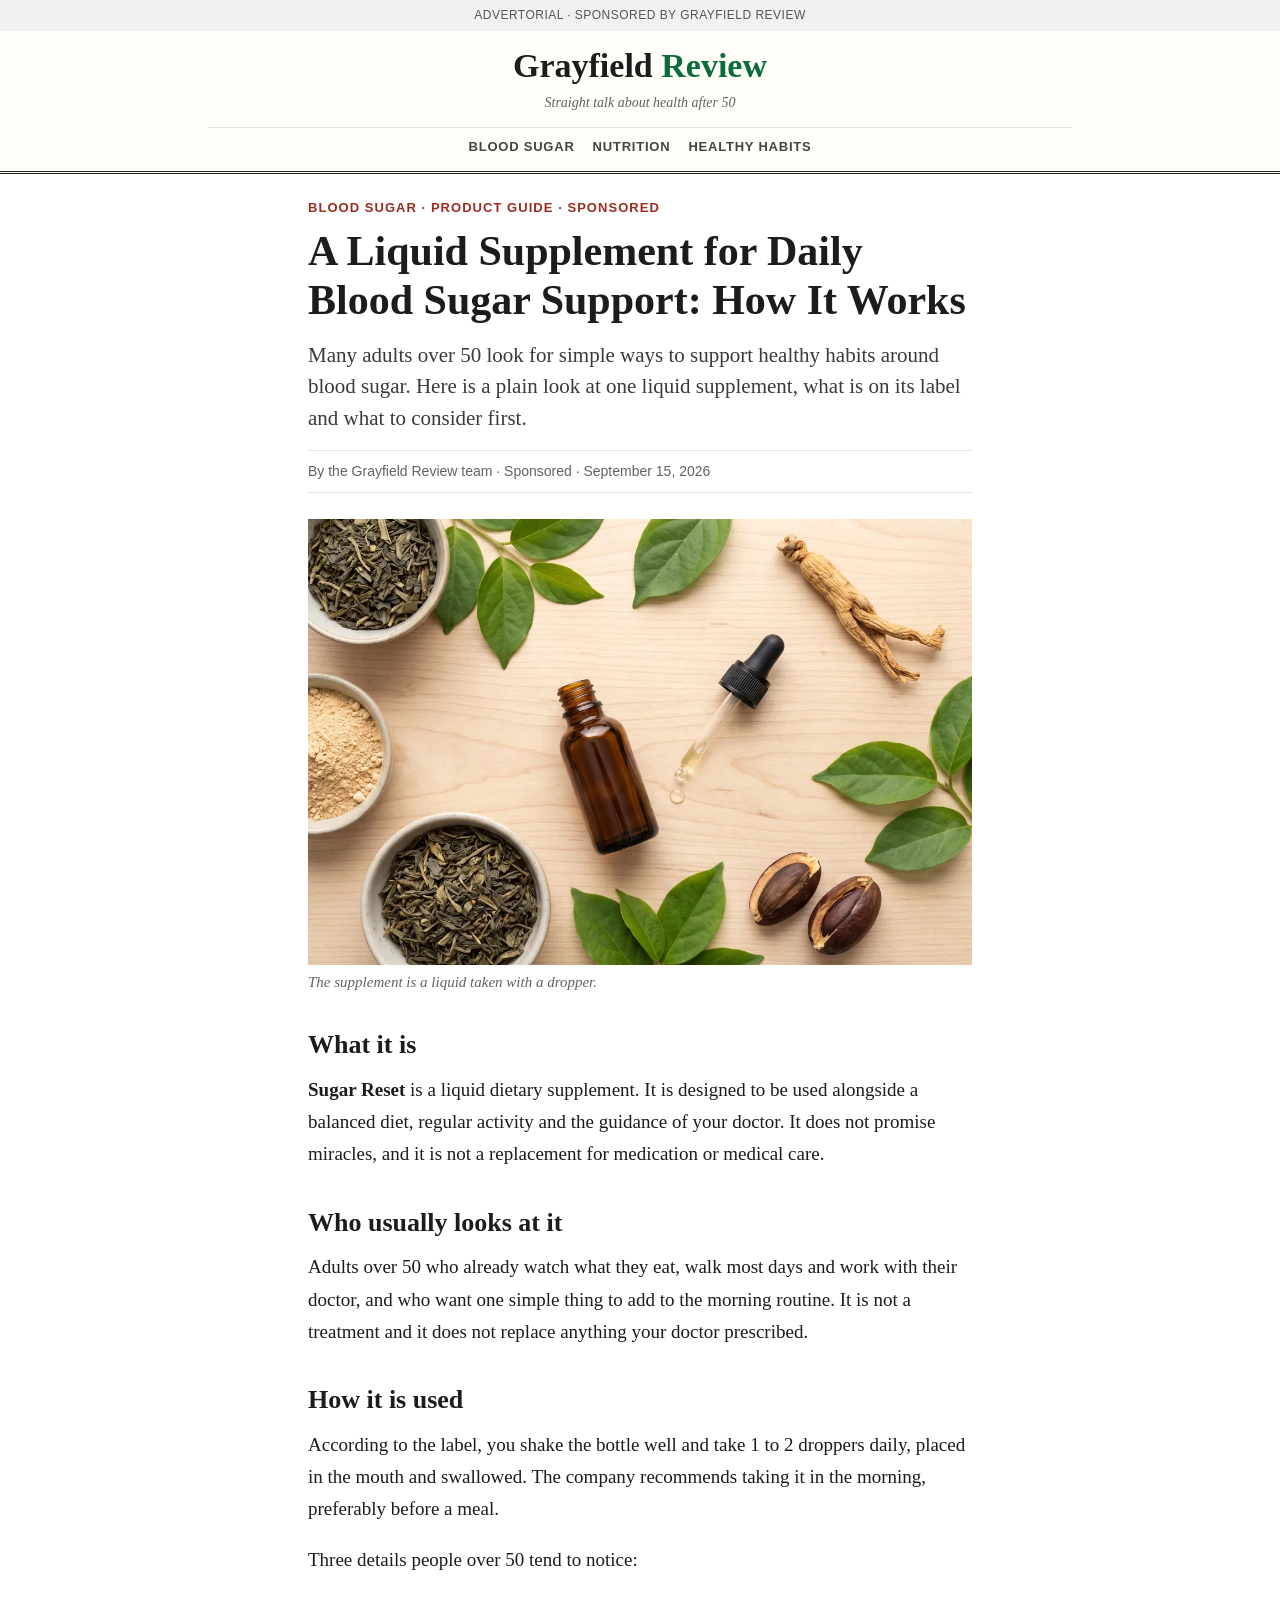
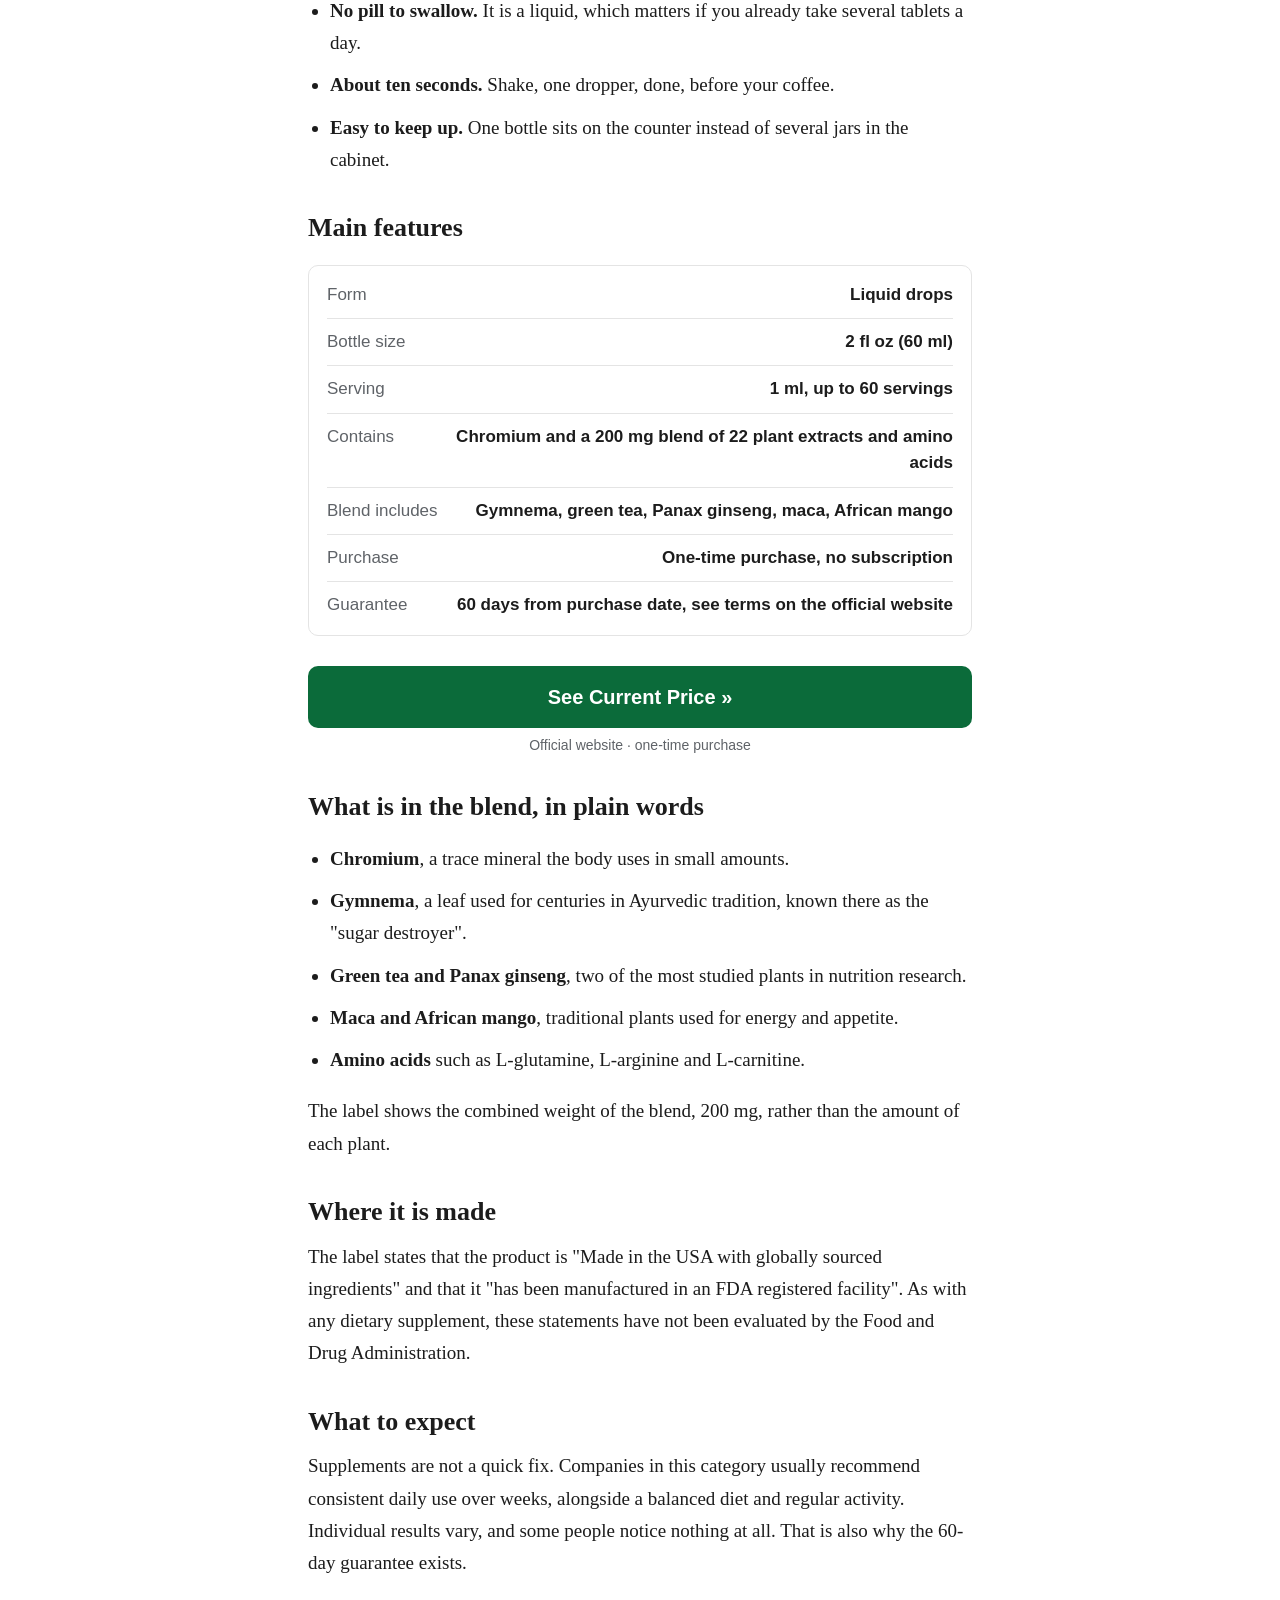
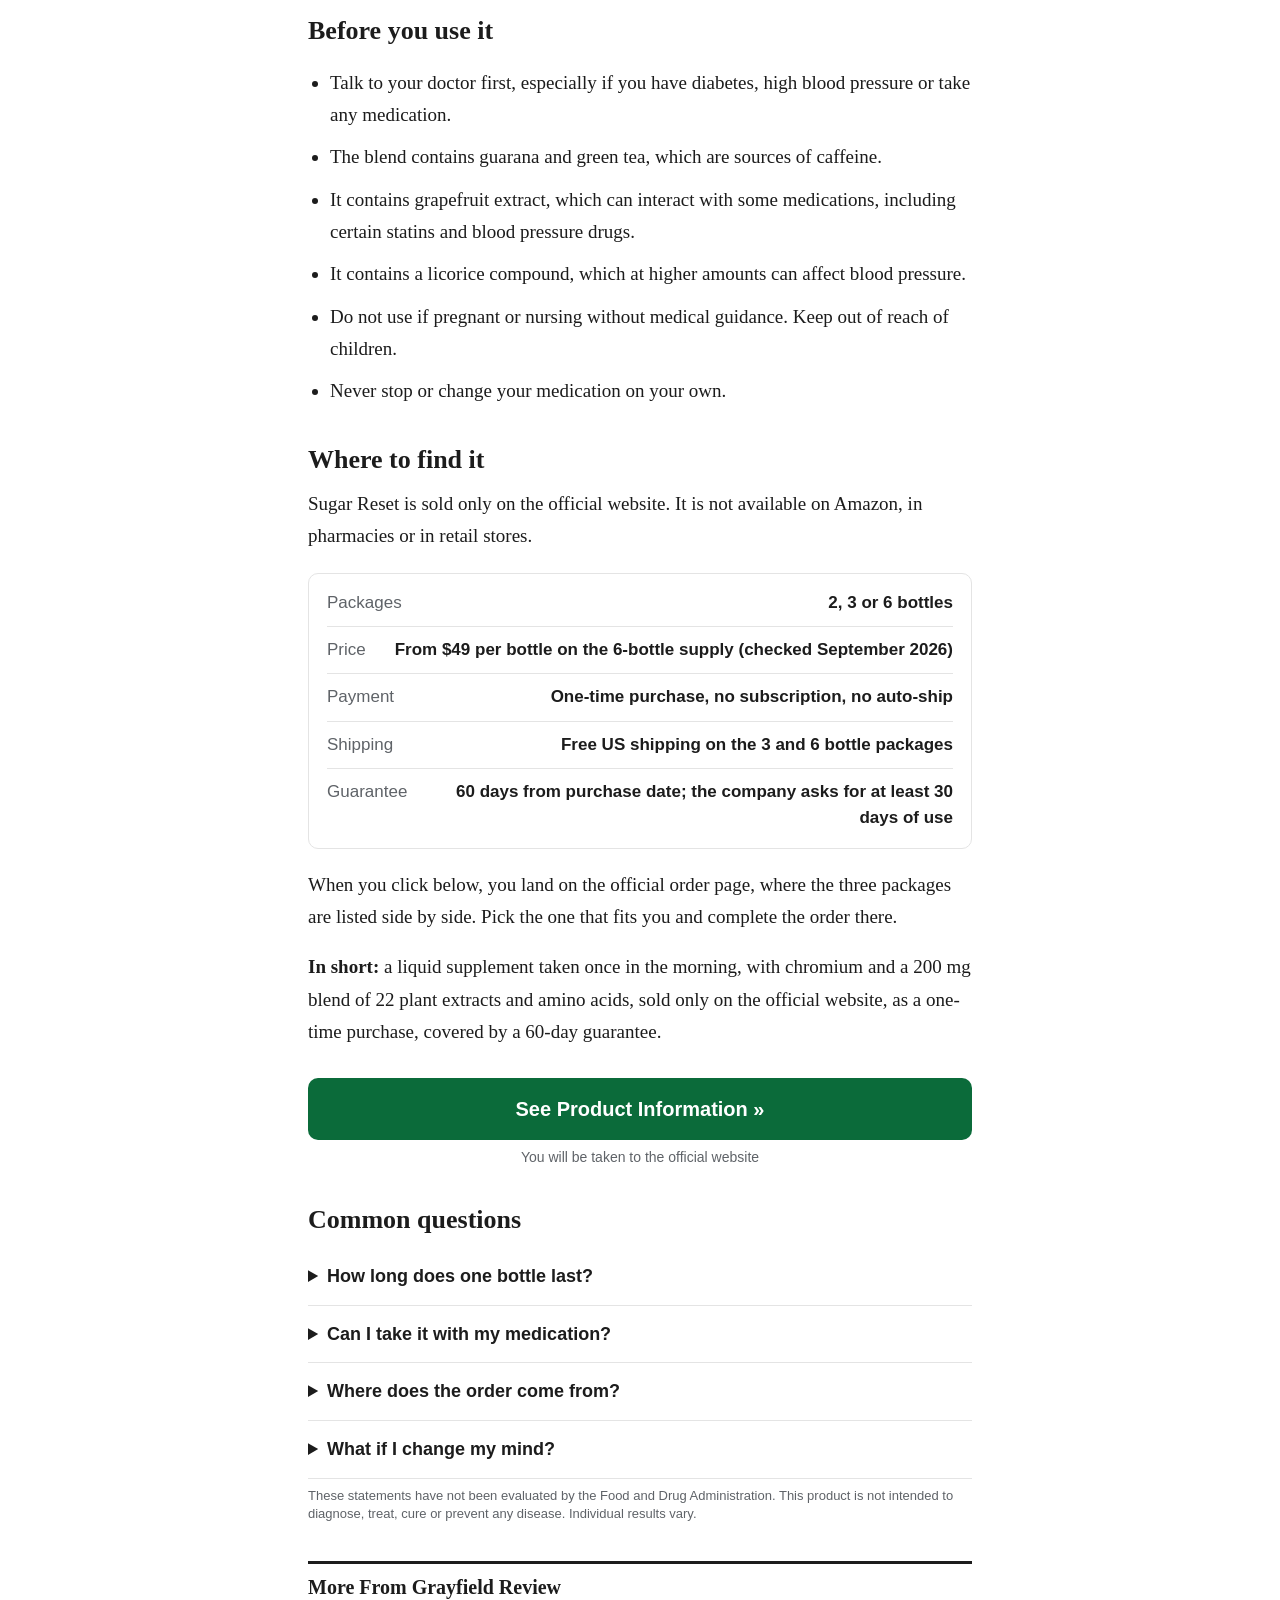
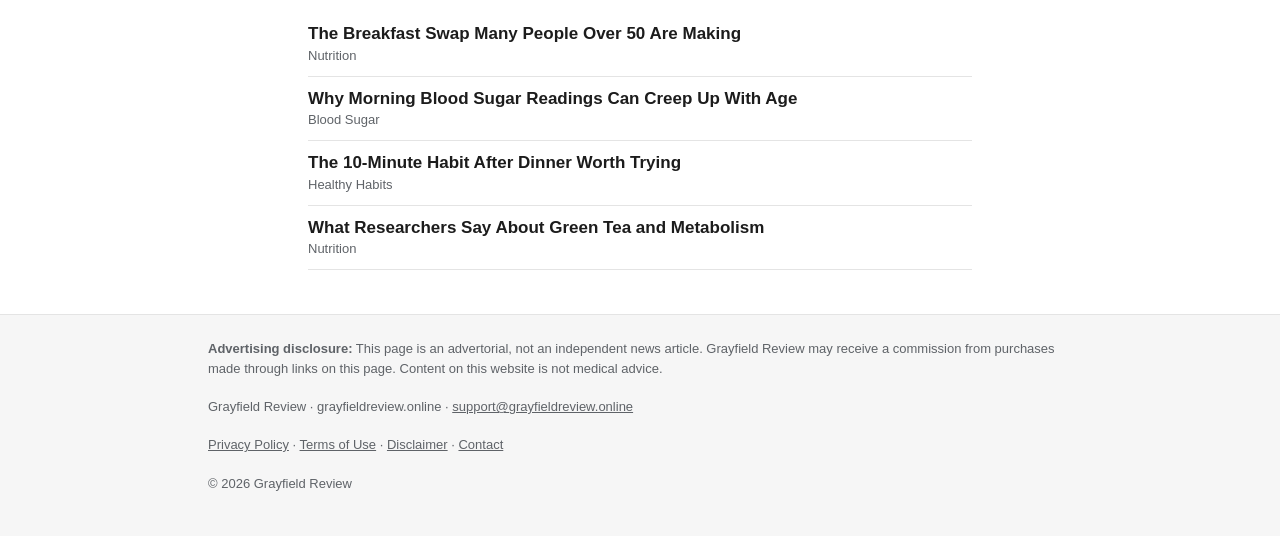
<file: blood-sugar-support-drops/index.html>
<!DOCTYPE html>
<html lang="en">
<head>
<meta charset="utf-8">
<!-- Microsoft Clarity -->
<script type="text/javascript">
    (function(c,l,a,r,i,t,y){
        c[a]=c[a]||function(){(c[a].q=c[a].q||[]).push(arguments)};
        t=l.createElement(r);t.async=1;t.src="https://www.clarity.ms/tag/"+i;
        y=l.getElementsByTagName(r)[0];y.parentNode.insertBefore(t,y);
    })(window, document, "clarity", "script", "yiyc7hbmwn");
</script>
<!-- End of Microsoft Clarity -->
<meta name="viewport" content="width=device-width, initial-scale=1">
<!-- Taboola Pixel Code -->
<script type='text/javascript'>
  window._tfa = window._tfa || [];
  window._tfa.push({notify: 'event', name: 'page_view', id: 2105796});
  !function (t, f, a, x) {
         if (!document.getElementById(x)) {
            t.async = 1;t.src = a;t.id=x;f.parentNode.insertBefore(t, f);
         }
  }(document.createElement('script'),
  document.getElementsByTagName('script')[0],
  '//cdn.taboola.com/libtrc/unip/2105796/tfa.js',
  'tb_tfa_script');
</script>
<!-- End of Taboola Pixel Code -->
<title>A Liquid Supplement for Daily Blood Sugar Support: How It Works | Grayfield Review</title>
<meta name="description" content="What Sugar Reset is, what is on the label, how it is used and what to check with your doctor first.">
<meta name="robots" content="noindex">
<link rel="stylesheet" href="/assets/site.css">
<style>
  .disclosure{background:#f1f1f1;color:#555;font:12px/1.4 -apple-system,Segoe UI,Arial,sans-serif;letter-spacing:.04em;text-align:center;padding:7px 12px}
  .facts{border:1px solid var(--line);border-radius:10px;padding:6px 18px;margin:20px 0;font:17px/1.55 -apple-system,Segoe UI,Arial,sans-serif}
  .facts div{display:flex;justify-content:space-between;gap:16px;border-bottom:1px solid var(--line);padding-block:10px}
  .facts div:last-child{border-bottom:none}
  .facts span{color:var(--muted)}
  .facts b{text-align:right}
  .cta-box{text-align:center;margin:30px 0}
  a.cta{display:block;width:100%;background:var(--accent);color:#fff;text-decoration:none;font:700 20px/1.3 -apple-system,Segoe UI,Arial,sans-serif;padding:18px 20px;border-radius:10px}
  .cta-note{font:14px/1.4 -apple-system,Segoe UI,Arial,sans-serif;color:var(--muted);margin-top:8px}
  .faq{font-family:-apple-system,Segoe UI,Arial,sans-serif}
  .faq details{border-bottom:1px solid var(--line);padding-block:13px}
  .faq summary{font-weight:700;cursor:pointer;font-size:18px}
  .faq details p{margin:8px 0 0;font-size:17px}
</style>
</head>
<body>

<div class="disclosure">ADVERTORIAL &middot; SPONSORED BY GRAYFIELD REVIEW</div>

<header class="site">
  <div class="wrap-wide">
    <a class="brand" href="/">Grayfield <span>Review</span></a>
    <div class="tagline">Straight talk about health after 50</div>
    <nav class="menu"><a href="/#blood-sugar">Blood Sugar</a><a href="/#nutrition">Nutrition</a><a href="/#healthy-habits">Healthy Habits</a></nav>
  </div>
</header>

<main class="wrap">
  <div class="kicker">Blood Sugar &middot; Product Guide &middot; Sponsored</div>

  <h1>A Liquid Supplement for Daily Blood Sugar Support: How It Works</h1>

  <p class="dek">Many adults over 50 look for simple ways to support healthy habits around blood sugar. Here is a plain look at one liquid supplement, what is on its label and what to consider first.</p>

  <div class="byline">By the Grayfield Review team &middot; Sponsored &middot; September 15, 2026</div>

  <figure>
    <img src="/blood-sugar-after-50/imagens/ingredients.webp" alt="Amber dropper bottle surrounded by gymnema leaves, green tea, maca powder and ginseng root" width="1200" height="805">
    <figcaption>The supplement is a liquid taken with a dropper.</figcaption>
  </figure>

  <h2>What it is</h2>
  <p><b>Sugar Reset</b> is a liquid dietary supplement. It is designed to be used alongside a balanced diet, regular activity and the guidance of your doctor. It does not promise miracles, and it is not a replacement for medication or medical care.</p>

  <h2>Who usually looks at it</h2>
  <p>Adults over 50 who already watch what they eat, walk most days and work with their doctor, and who want one simple thing to add to the morning routine. It is not a treatment and it does not replace anything your doctor prescribed.</p>

  <h2>How it is used</h2>
  <p>According to the label, you shake the bottle well and take 1 to 2 droppers daily, placed in the mouth and swallowed. The company recommends taking it in the morning, preferably before a meal.</p>

  <p>Three details people over 50 tend to notice:</p>
  <ul class="tips">
    <li><b>No pill to swallow.</b> It is a liquid, which matters if you already take several tablets a day.</li>
    <li><b>About ten seconds.</b> Shake, one dropper, done, before your coffee.</li>
    <li><b>Easy to keep up.</b> One bottle sits on the counter instead of several jars in the cabinet.</li>
  </ul>

  <h2>Main features</h2>
  <div class="facts">
    <div><span>Form</span><b>Liquid drops</b></div>
    <div><span>Bottle size</span><b>2 fl oz (60 ml)</b></div>
    <div><span>Serving</span><b>1 ml, up to 60 servings</b></div>
    <div><span>Contains</span><b>Chromium and a 200 mg blend of 22 plant extracts and amino acids</b></div>
    <div><span>Blend includes</span><b>Gymnema, green tea, Panax ginseng, maca, African mango</b></div>
    <div><span>Purchase</span><b>One-time purchase, no subscription</b></div>
    <div><span>Guarantee</span><b>60 days from purchase date, see terms on the official website</b></div>
  </div>

  <div class="cta-box">
    <a class="cta" data-area="white_mid" href="https://www.fasttrack37.com/PM7HK3TH/32MFQB8P/?click_area=white_mid">See Current Price &raquo;</a>
    <div class="cta-note">Official website &middot; one-time purchase</div>
  </div>

  <h2>What is in the blend, in plain words</h2>
  <ul class="tips">
    <li><b>Chromium</b>, a trace mineral the body uses in small amounts.</li>
    <li><b>Gymnema</b>, a leaf used for centuries in Ayurvedic tradition, known there as the "sugar destroyer".</li>
    <li><b>Green tea and Panax ginseng</b>, two of the most studied plants in nutrition research.</li>
    <li><b>Maca and African mango</b>, traditional plants used for energy and appetite.</li>
    <li><b>Amino acids</b> such as L-glutamine, L-arginine and L-carnitine.</li>
  </ul>
  <p>The label shows the combined weight of the blend, 200 mg, rather than the amount of each plant.</p>

  <h2>Where it is made</h2>
  <p>The label states that the product is "Made in the USA with globally sourced ingredients" and that it "has been manufactured in an FDA registered facility". As with any dietary supplement, these statements have not been evaluated by the Food and Drug Administration.</p>

  <h2>What to expect</h2>
  <p>Supplements are not a quick fix. Companies in this category usually recommend consistent daily use over weeks, alongside a balanced diet and regular activity. Individual results vary, and some people notice nothing at all. That is also why the 60-day guarantee exists.</p>

  <h2>Before you use it</h2>
  <ul class="tips">
    <li>Talk to your doctor first, especially if you have diabetes, high blood pressure or take any medication.</li>
    <li>The blend contains guarana and green tea, which are sources of caffeine.</li>
    <li>It contains grapefruit extract, which can interact with some medications, including certain statins and blood pressure drugs.</li>
    <li>It contains a licorice compound, which at higher amounts can affect blood pressure.</li>
    <li>Do not use if pregnant or nursing without medical guidance. Keep out of reach of children.</li>
    <li>Never stop or change your medication on your own.</li>
  </ul>

  <h2>Where to find it</h2>
  <p>Sugar Reset is sold only on the official website. It is not available on Amazon, in pharmacies or in retail stores.</p>

  <div class="facts">
    <div><span>Packages</span><b>2, 3 or 6 bottles</b></div>
    <div><span>Price</span><b>From $49 per bottle on the 6-bottle supply (checked September 2026)</b></div>
    <div><span>Payment</span><b>One-time purchase, no subscription, no auto-ship</b></div>
    <div><span>Shipping</span><b>Free US shipping on the 3 and 6 bottle packages</b></div>
    <div><span>Guarantee</span><b>60 days from purchase date; the company asks for at least 30 days of use</b></div>
  </div>

  <p>When you click below, you land on the official order page, where the three packages are listed side by side. Pick the one that fits you and complete the order there.</p>

  <p><b>In short:</b> a liquid supplement taken once in the morning, with chromium and a 200 mg blend of 22 plant extracts and amino acids, sold only on the official website, as a one-time purchase, covered by a 60-day guarantee.</p>

  <div class="cta-box">
    <a class="cta" data-area="white" href="https://www.fasttrack37.com/PM7HK3TH/32MFQB8P/?click_area=white">See Product Information &raquo;</a>
    <div class="cta-note">You will be taken to the official website</div>
  </div>

  <h2>Common questions</h2>
  <div class="faq">
    <details><summary>How long does one bottle last?</summary><p>Each bottle holds 60 ml with a 1 ml serving, so it lasts about 30 to 60 days depending on whether you take 1 or 2 droppers a day.</p></details>
    <details><summary>Can I take it with my medication?</summary><p>Talk to your doctor or pharmacist first. The blend contains caffeine sources, grapefruit extract and a licorice compound, which matter if you take statins, blood pressure or glucose-lowering medication.</p></details>
    <details><summary>Where does the order come from?</summary><p>Orders are processed by BuyGoods, a US online retailer, through the official website.</p></details>
    <details><summary>What if I change my mind?</summary><p>There is a 60-day guarantee from the purchase date. Read the refund terms on the official website before ordering.</p></details>
  </div>

  <p class="meta">These statements have not been evaluated by the Food and Drug Administration. This product is not intended to diagnose, treat, cure or prevent any disease. Individual results vary.</p>

  <section class="more">
    <h3>More From Grayfield Review</h3>
    <ul>
      <li><a href="/breakfast-swap-after-50/">The Breakfast Swap Many People Over 50 Are Making<small>Nutrition</small></a></li>
      <li><a href="/morning-blood-sugar/">Why Morning Blood Sugar Readings Can Creep Up With Age<small>Blood Sugar</small></a></li>
      <li><a href="/walk-after-dinner/">The 10-Minute Habit After Dinner Worth Trying<small>Healthy Habits</small></a></li>
      <li><a href="/green-tea-facts/">What Researchers Say About Green Tea and Metabolism<small>Nutrition</small></a></li>
    </ul>
  </section>
</main>

<footer class="site">
  <div class="wrap-wide">
    <p><b>Advertising disclosure:</b> This page is an advertorial, not an independent news article. Grayfield Review may receive a commission from purchases made through links on this page. Content on this website is not medical advice.</p>
    <p>Grayfield Review &middot; grayfieldreview.online &middot; <a href="mailto:support@grayfieldreview.online">support@grayfieldreview.online</a></p>
    <p><a href="#privacy" data-legal="privacy">Privacy Policy</a> &middot; <a href="#terms" data-legal="terms">Terms of Use</a> &middot; <a href="#disclaimer" data-legal="disclaimer">Disclaimer</a> &middot; <a href="#contact" data-legal="contact">Contact</a></p>
    <p>&copy; 2026 Grayfield Review</p>
  </div>
</footer>

<script>
  // Trocar pelo seu link de afiliado
  var OFFER_URL = "https://www.fasttrack37.com/PM7HK3TH/32MFQB8P/";
  var incoming = new URLSearchParams(location.search);
  document.querySelectorAll("a[data-area]").forEach(function (a) {
    var url = new URL(OFFER_URL);
    incoming.forEach(function (v, k) { url.searchParams.set(k, v); });
    url.searchParams.set("click_area", a.dataset.area);
    // Taboola manda o click ID como tblci; a GuruMedia devolve o sub1 no postback da venda
    if (incoming.get("tblci")) url.searchParams.set("sub1", incoming.get("tblci"));
    url.searchParams.set("sub2", a.dataset.area);
    a.href = url.toString();
    a.addEventListener("click", function (e) {
      window._tfa.push({notify: "event", name: "click_offer", id: 2105796});
      if (e.ctrlKey || e.metaKey || e.shiftKey || e.button !== 0) return;
      e.preventDefault();
      var href = a.href;
      setTimeout(function () { window.location.href = href; }, 300);
    });
  });
</script>
<script src="/assets/legal.js"></script>
</body>
</html>
</file>
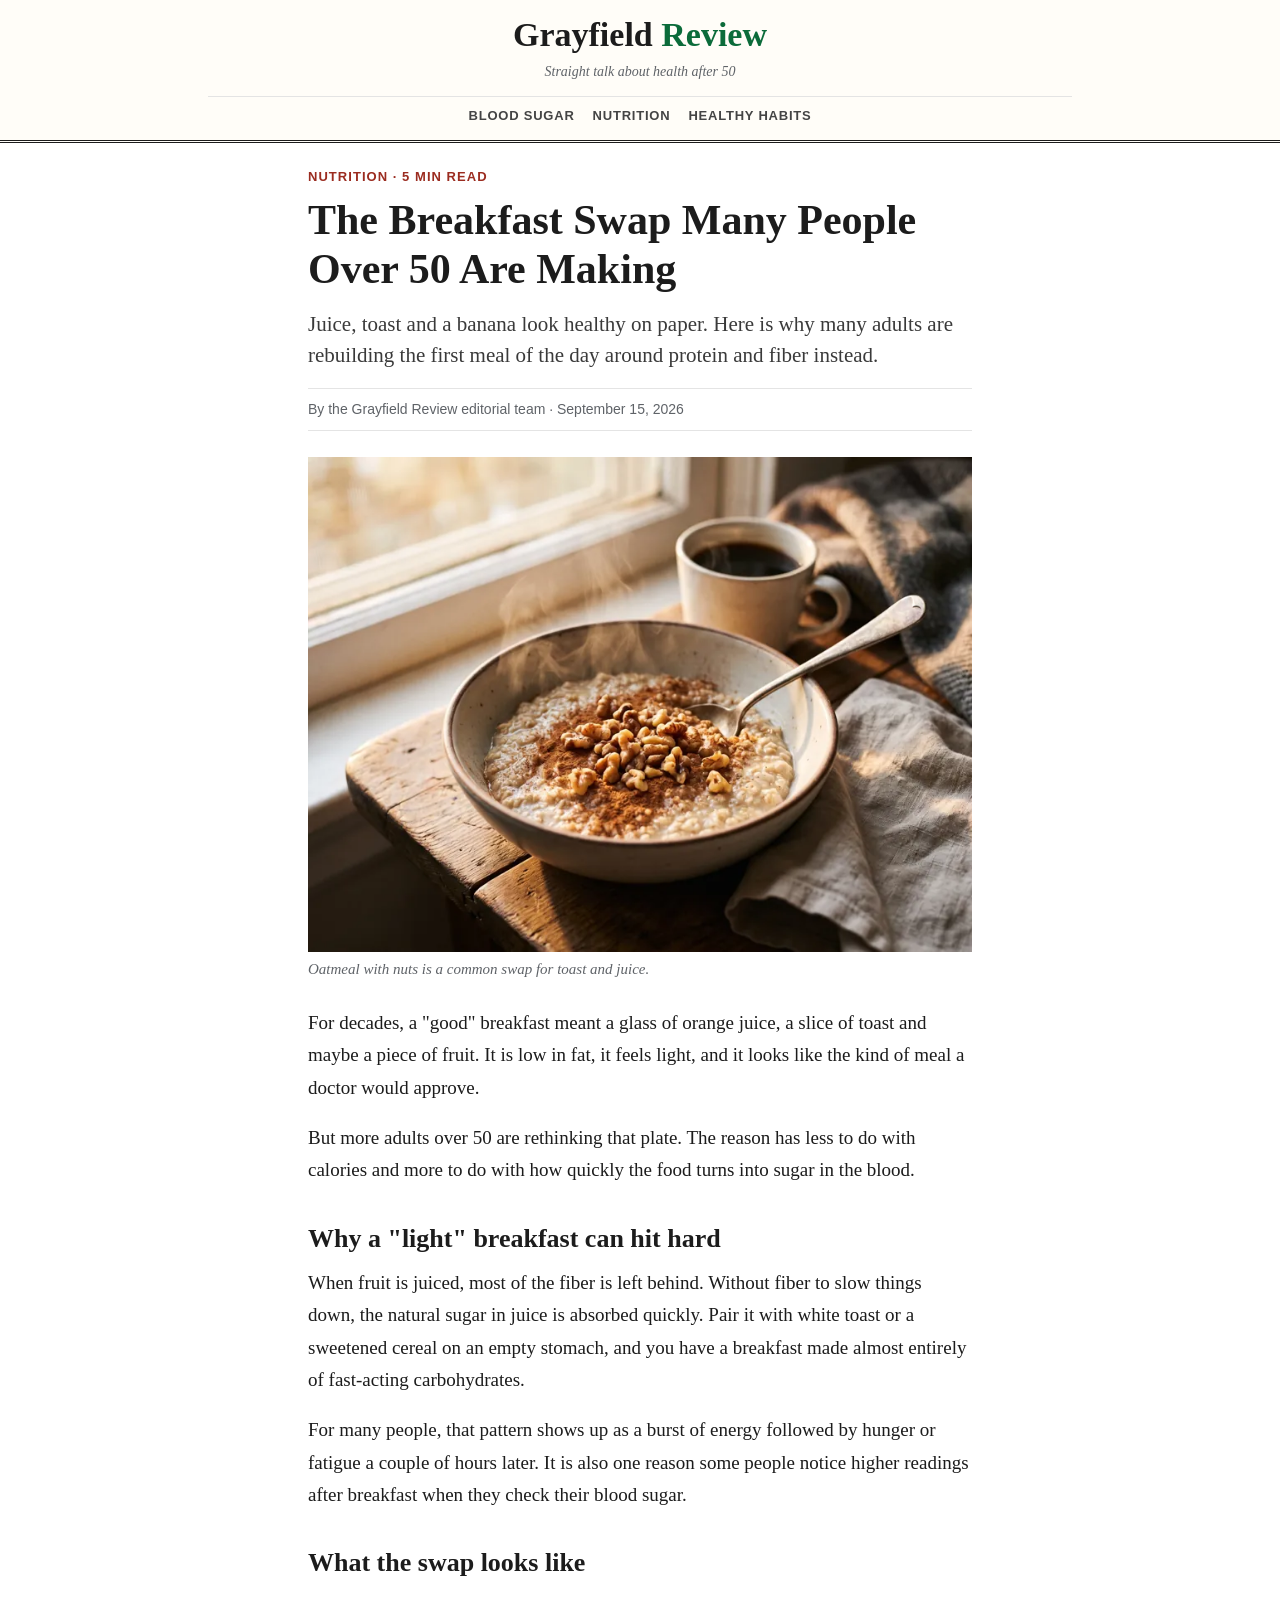
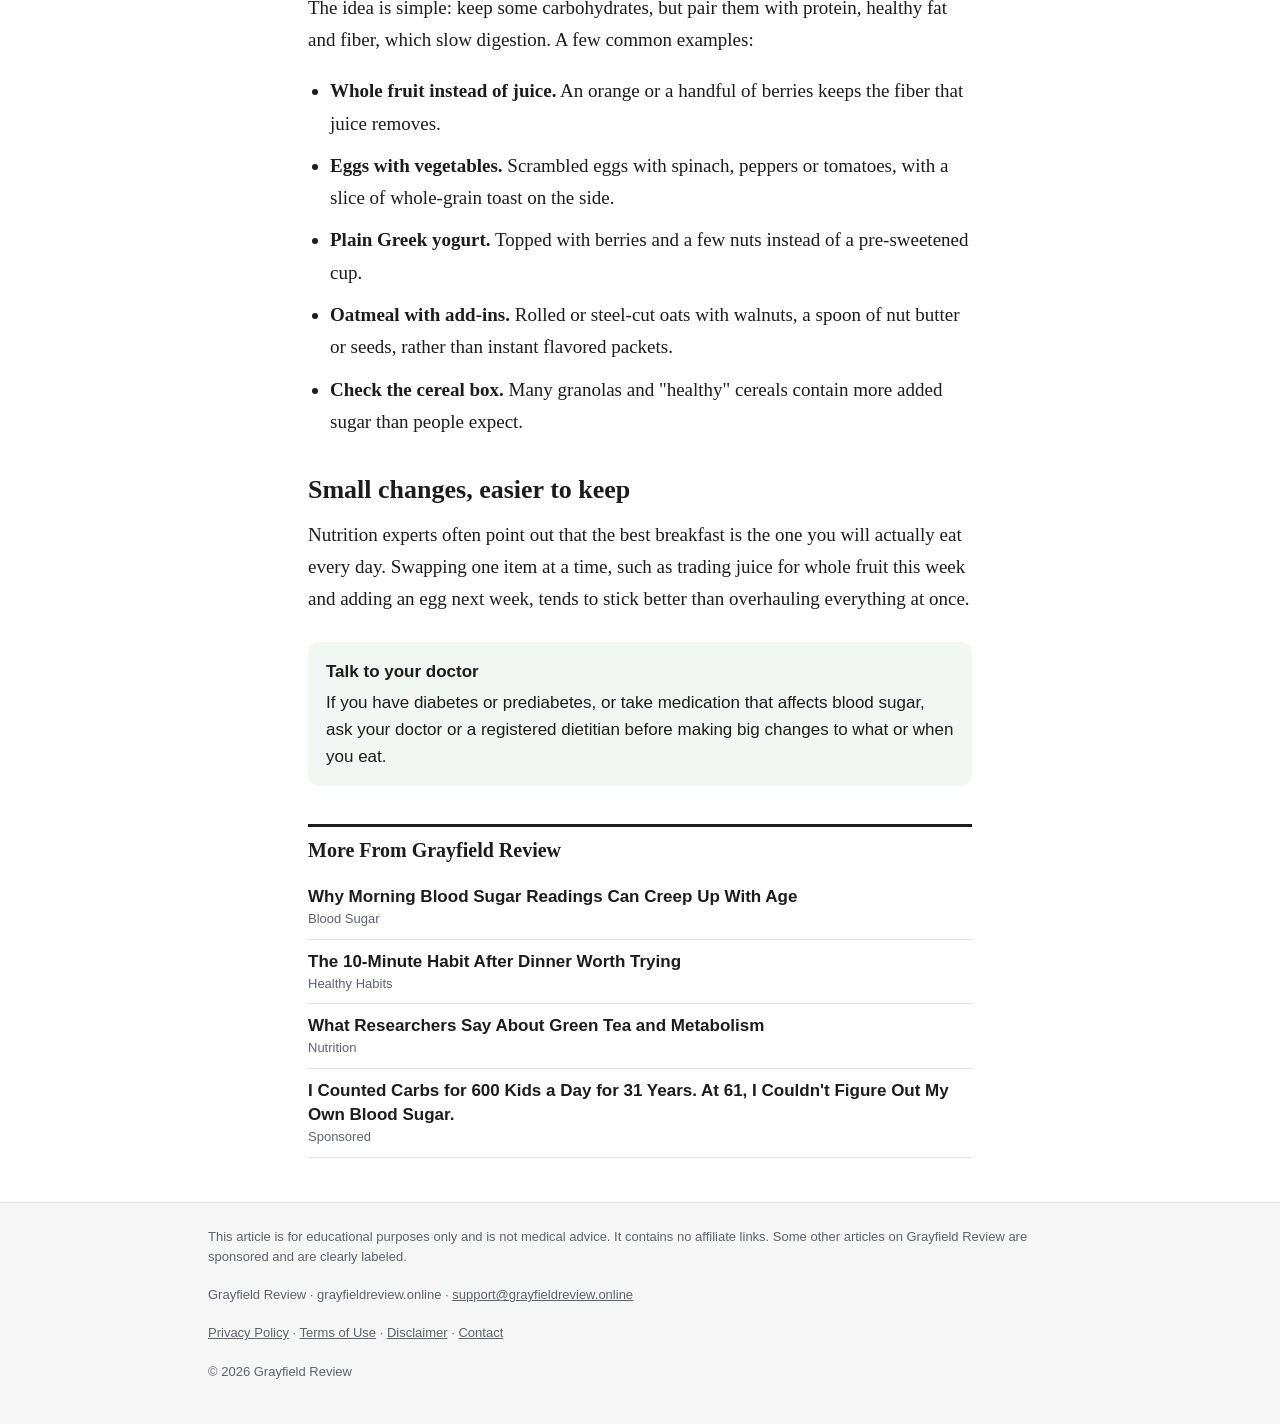
<file: breakfast-swap-after-50/index.html>
<!DOCTYPE html>
<html lang="en">
<head>
<meta charset="utf-8">
<meta name="viewport" content="width=device-width, initial-scale=1">
<!-- Taboola Pixel Code -->
<script type='text/javascript'>
  window._tfa = window._tfa || [];
  window._tfa.push({notify: 'event', name: 'page_view', id: 2105796});
  !function (t, f, a, x) {
         if (!document.getElementById(x)) {
            t.async = 1;t.src = a;t.id=x;f.parentNode.insertBefore(t, f);
         }
  }(document.createElement('script'),
  document.getElementsByTagName('script')[0],
  '//cdn.taboola.com/libtrc/unip/2105796/tfa.js',
  'tb_tfa_script');
</script>
<!-- End of Taboola Pixel Code -->
<title>The Breakfast Swap Many People Over 50 Are Making | Grayfield Review</title>
<meta name="description" content="Juice, toast and a banana look healthy on paper. Here is why many adults are rebuilding the first meal of the day around protein and fiber instead.">
<link rel="stylesheet" href="/assets/site.css">
</head>
<body>

<header class="site">
  <div class="wrap-wide">
    <a class="brand" href="/">Grayfield <span>Review</span></a>
    <div class="tagline">Straight talk about health after 50</div>
    <nav class="menu"><a href="/#blood-sugar">Blood Sugar</a><a href="/#nutrition">Nutrition</a><a href="/#healthy-habits">Healthy Habits</a></nav>
  </div>
</header>

<main class="wrap">
  <div class="kicker">Nutrition &middot; 5 min read</div>
  <h1>The Breakfast Swap Many People Over 50 Are Making</h1>
  <p class="dek">Juice, toast and a banana look healthy on paper. Here is why many adults are rebuilding the first meal of the day around protein and fiber instead.</p>
  <div class="byline">By the Grayfield Review editorial team &middot; September 15, 2026</div>
  <figure>
    <img src="/breakfast-swap-after-50/imagens/oatmeal.webp" alt="Bowl of oatmeal topped with cinnamon and walnuts" width="800" height="597">
    <figcaption>Oatmeal with nuts is a common swap for toast and juice.</figcaption>
  </figure>

<p>For decades, a "good" breakfast meant a glass of orange juice, a slice of toast and maybe a piece of fruit. It is low in fat, it feels light, and it looks like the kind of meal a doctor would approve.</p>
<p>But more adults over 50 are rethinking that plate. The reason has less to do with calories and more to do with how quickly the food turns into sugar in the blood.</p>

<h2>Why a "light" breakfast can hit hard</h2>
<p>When fruit is juiced, most of the fiber is left behind. Without fiber to slow things down, the natural sugar in juice is absorbed quickly. Pair it with white toast or a sweetened cereal on an empty stomach, and you have a breakfast made almost entirely of fast-acting carbohydrates.</p>
<p>For many people, that pattern shows up as a burst of energy followed by hunger or fatigue a couple of hours later. It is also one reason some people notice higher readings after breakfast when they check their blood sugar.</p>

<h2>What the swap looks like</h2>
<p>The idea is simple: keep some carbohydrates, but pair them with protein, healthy fat and fiber, which slow digestion. A few common examples:</p>
<ul class="tips">
  <li><b>Whole fruit instead of juice.</b> An orange or a handful of berries keeps the fiber that juice removes.</li>
  <li><b>Eggs with vegetables.</b> Scrambled eggs with spinach, peppers or tomatoes, with a slice of whole-grain toast on the side.</li>
  <li><b>Plain Greek yogurt.</b> Topped with berries and a few nuts instead of a pre-sweetened cup.</li>
  <li><b>Oatmeal with add-ins.</b> Rolled or steel-cut oats with walnuts, a spoon of nut butter or seeds, rather than instant flavored packets.</li>
  <li><b>Check the cereal box.</b> Many granolas and "healthy" cereals contain more added sugar than people expect.</li>
</ul>

<h2>Small changes, easier to keep</h2>
<p>Nutrition experts often point out that the best breakfast is the one you will actually eat every day. Swapping one item at a time, such as trading juice for whole fruit this week and adding an egg next week, tends to stick better than overhauling everything at once.</p>

<div class="note"><b>Talk to your doctor</b>If you have diabetes or prediabetes, or take medication that affects blood sugar, ask your doctor or a registered dietitian before making big changes to what or when you eat.</div>

  <section class="more">
    <h3>More From Grayfield Review</h3>
    <ul><li><a href="/morning-blood-sugar/">Why Morning Blood Sugar Readings Can Creep Up With Age<small>Blood Sugar</small></a></li><li><a href="/walk-after-dinner/">The 10-Minute Habit After Dinner Worth Trying<small>Healthy Habits</small></a></li><li><a href="/green-tea-facts/">What Researchers Say About Green Tea and Metabolism<small>Nutrition</small></a></li><li><a href="/blood-sugar-after-50/">I Counted Carbs for 600 Kids a Day for 31 Years. At 61, I Couldn't Figure Out My Own Blood Sugar.<small>Sponsored</small></a></li></ul>
  </section>
</main>

<footer class="site">
  <div class="wrap-wide">
    <p>This article is for educational purposes only and is not medical advice. It contains no affiliate links. Some other articles on Grayfield Review are sponsored and are clearly labeled.</p>
    <p>Grayfield Review &middot; grayfieldreview.online &middot; <a href="mailto:support@grayfieldreview.online">support@grayfieldreview.online</a></p>
    <p><a href="#privacy" data-legal="privacy">Privacy Policy</a> &middot; <a href="#terms" data-legal="terms">Terms of Use</a> &middot; <a href="#disclaimer" data-legal="disclaimer">Disclaimer</a> &middot; <a href="#contact" data-legal="contact">Contact</a></p>
    <p>&copy; 2026 Grayfield Review</p>
  </div>
</footer>

<script src="/assets/legal.js"></script>
</body>
</html>
</file>
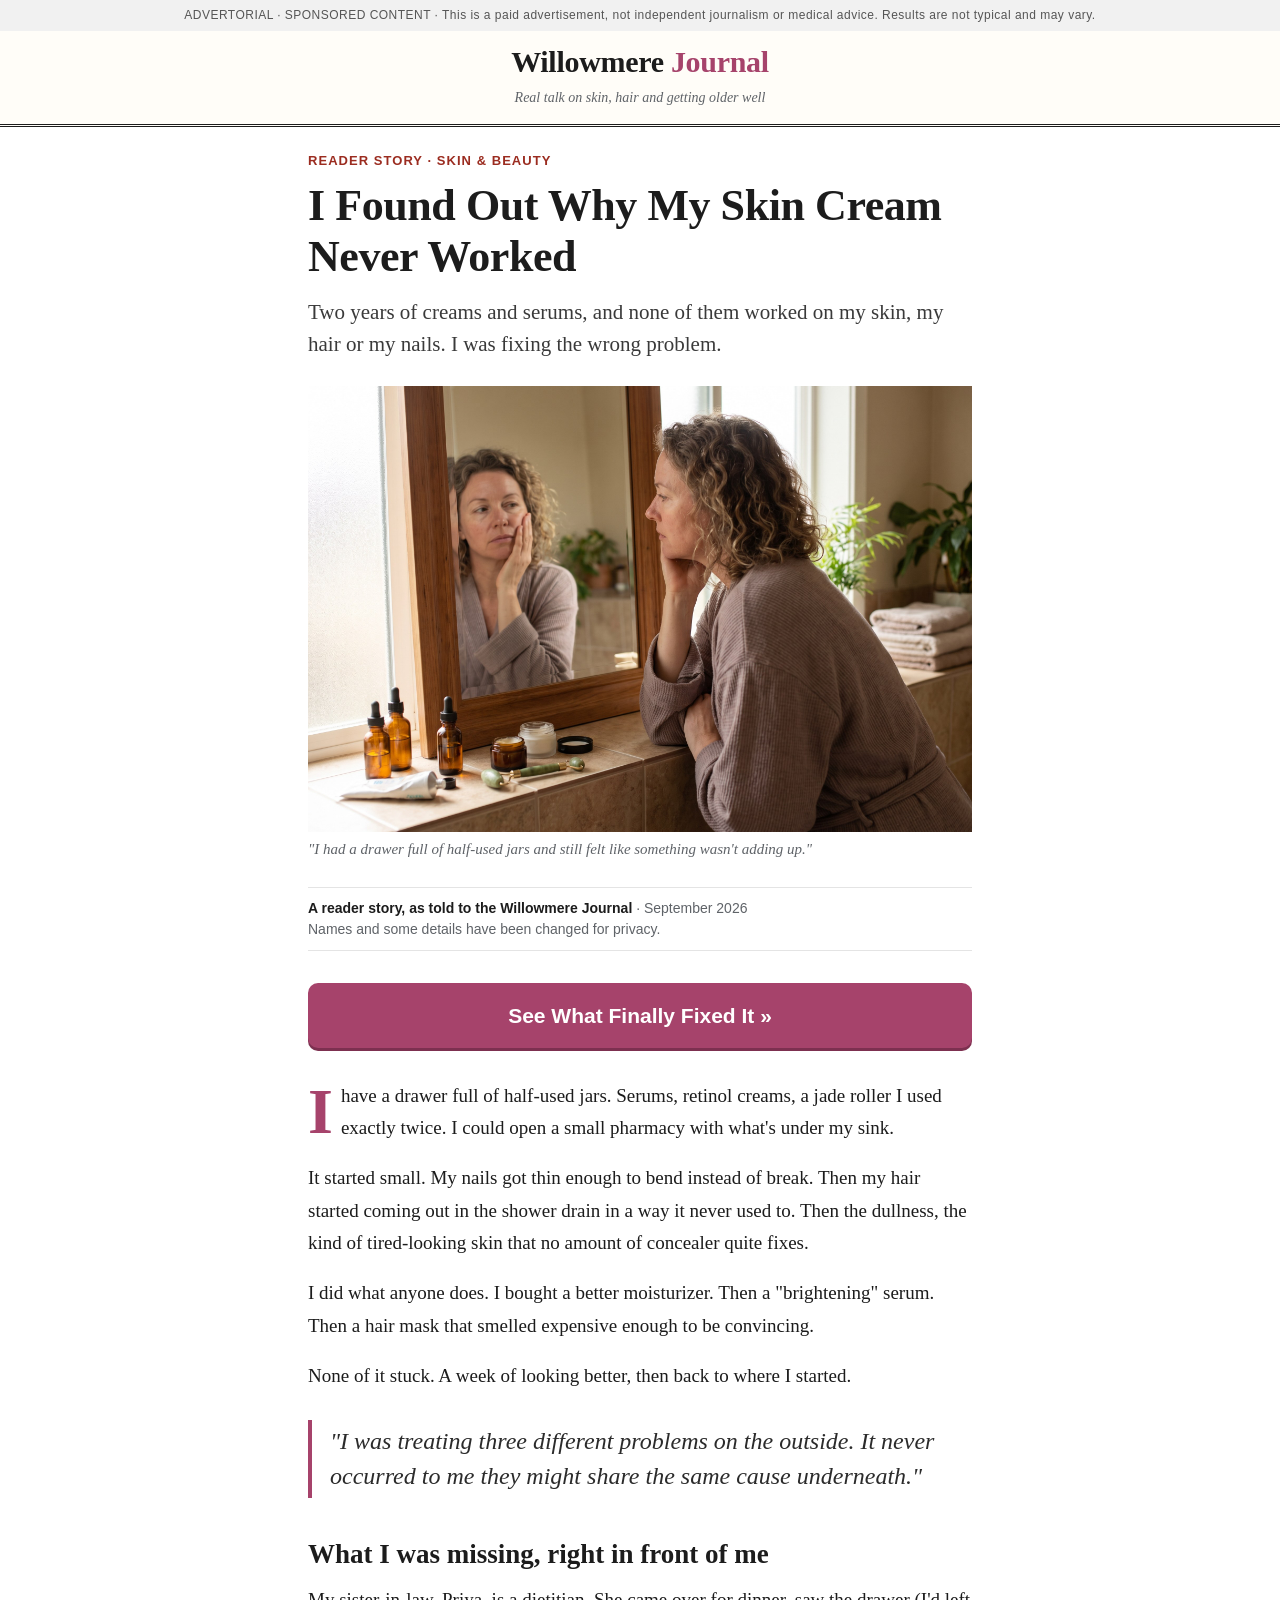
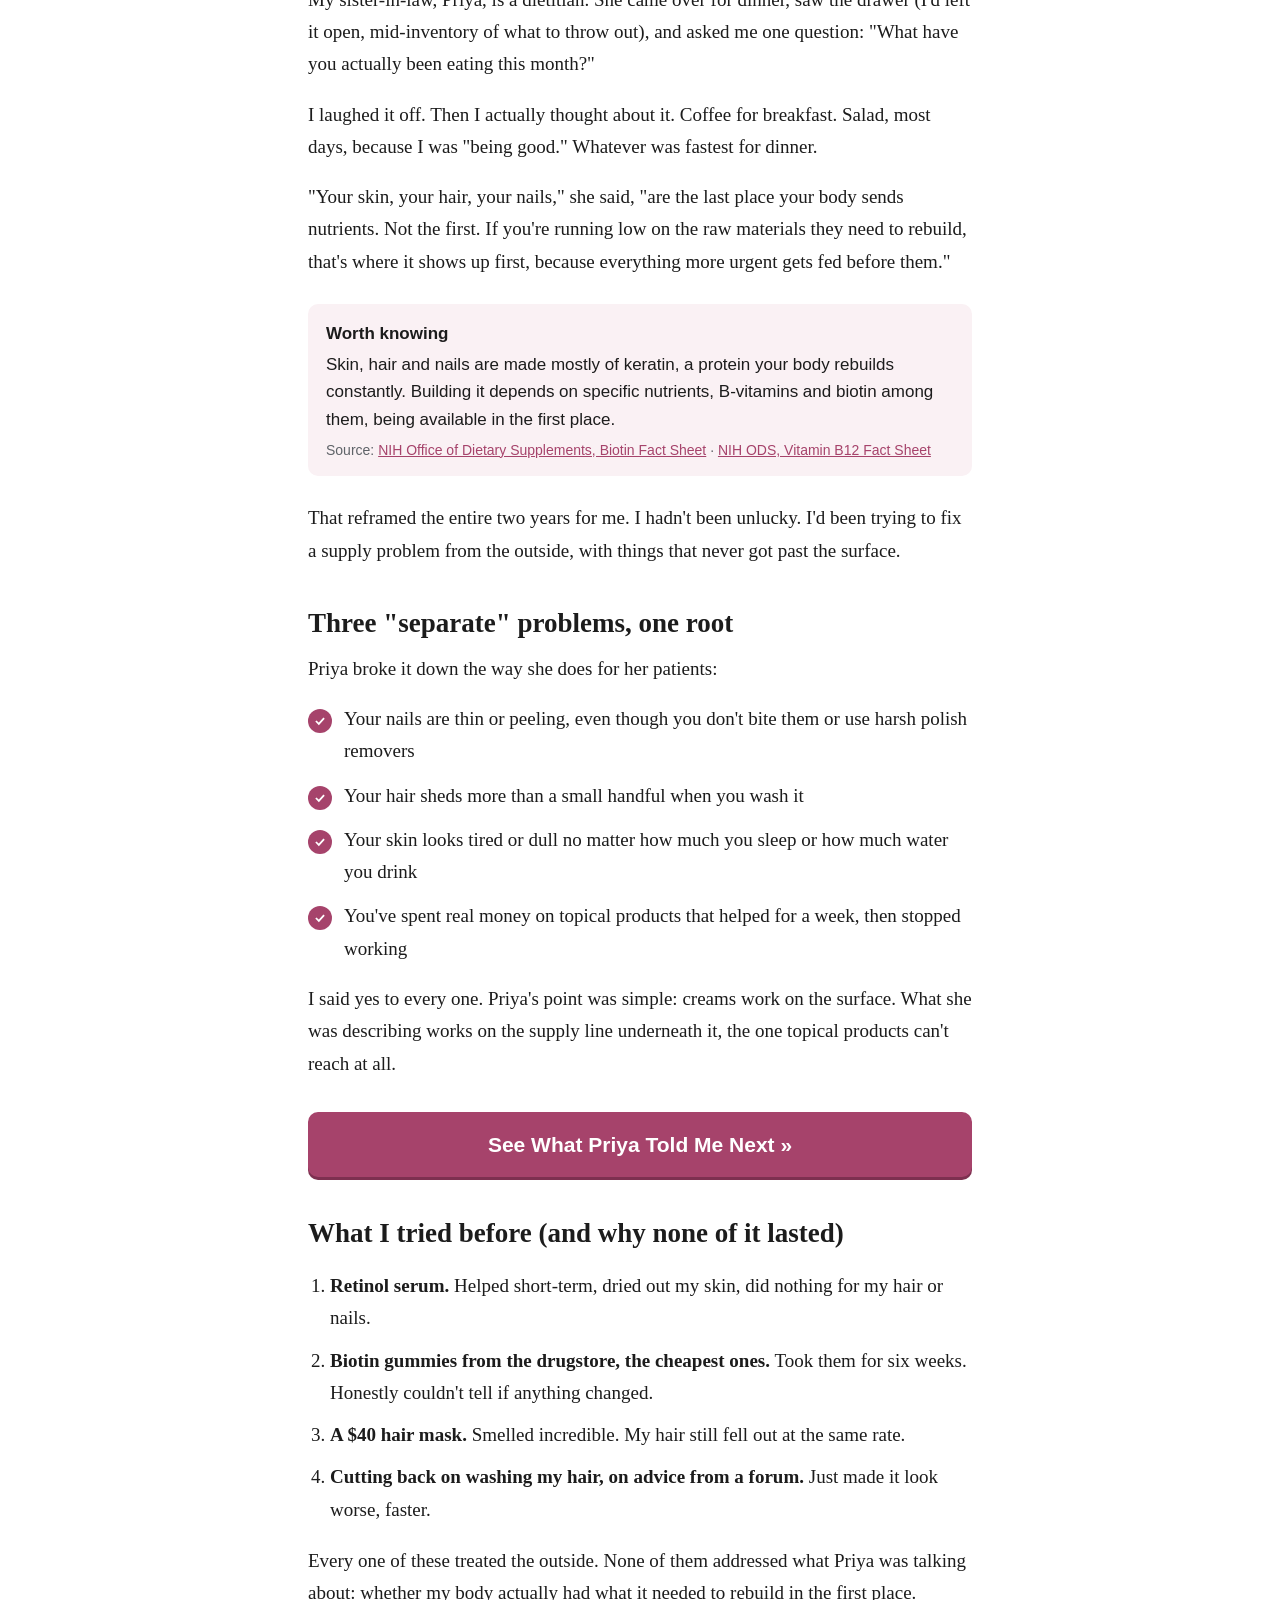
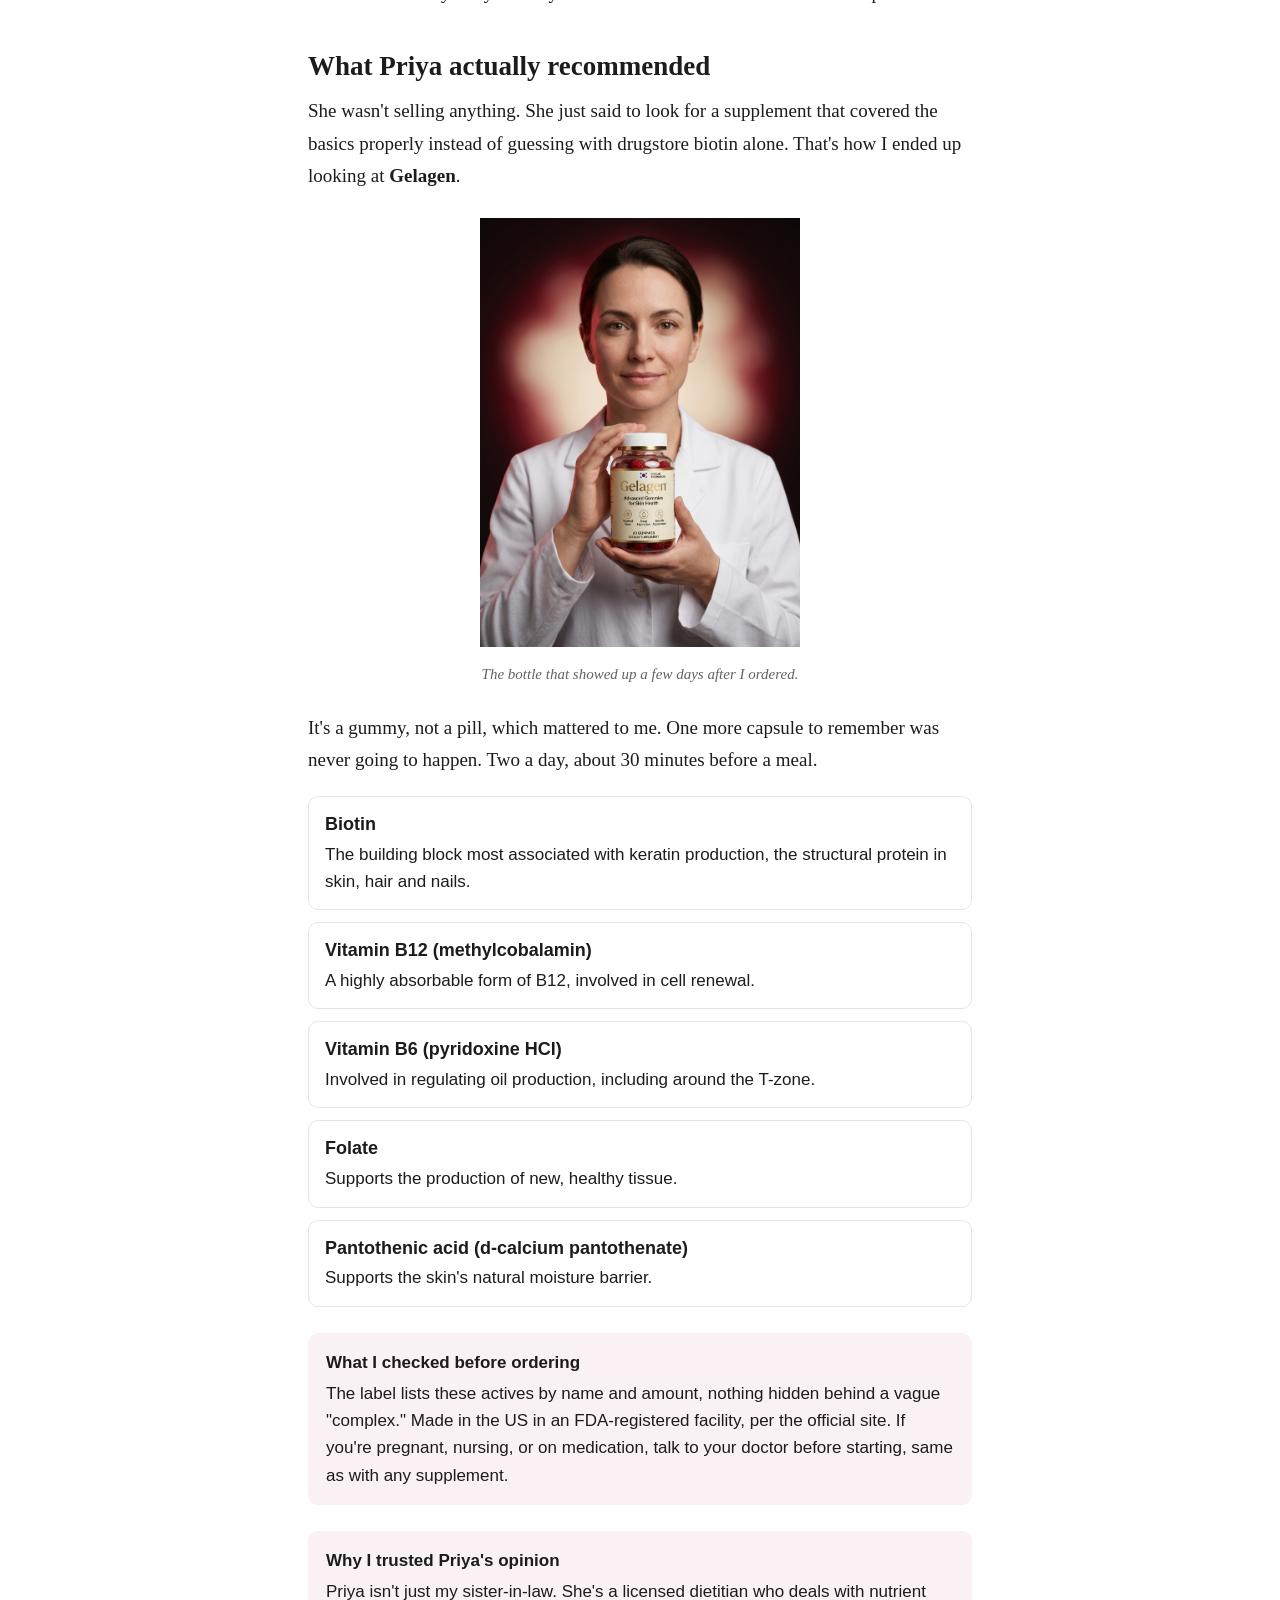
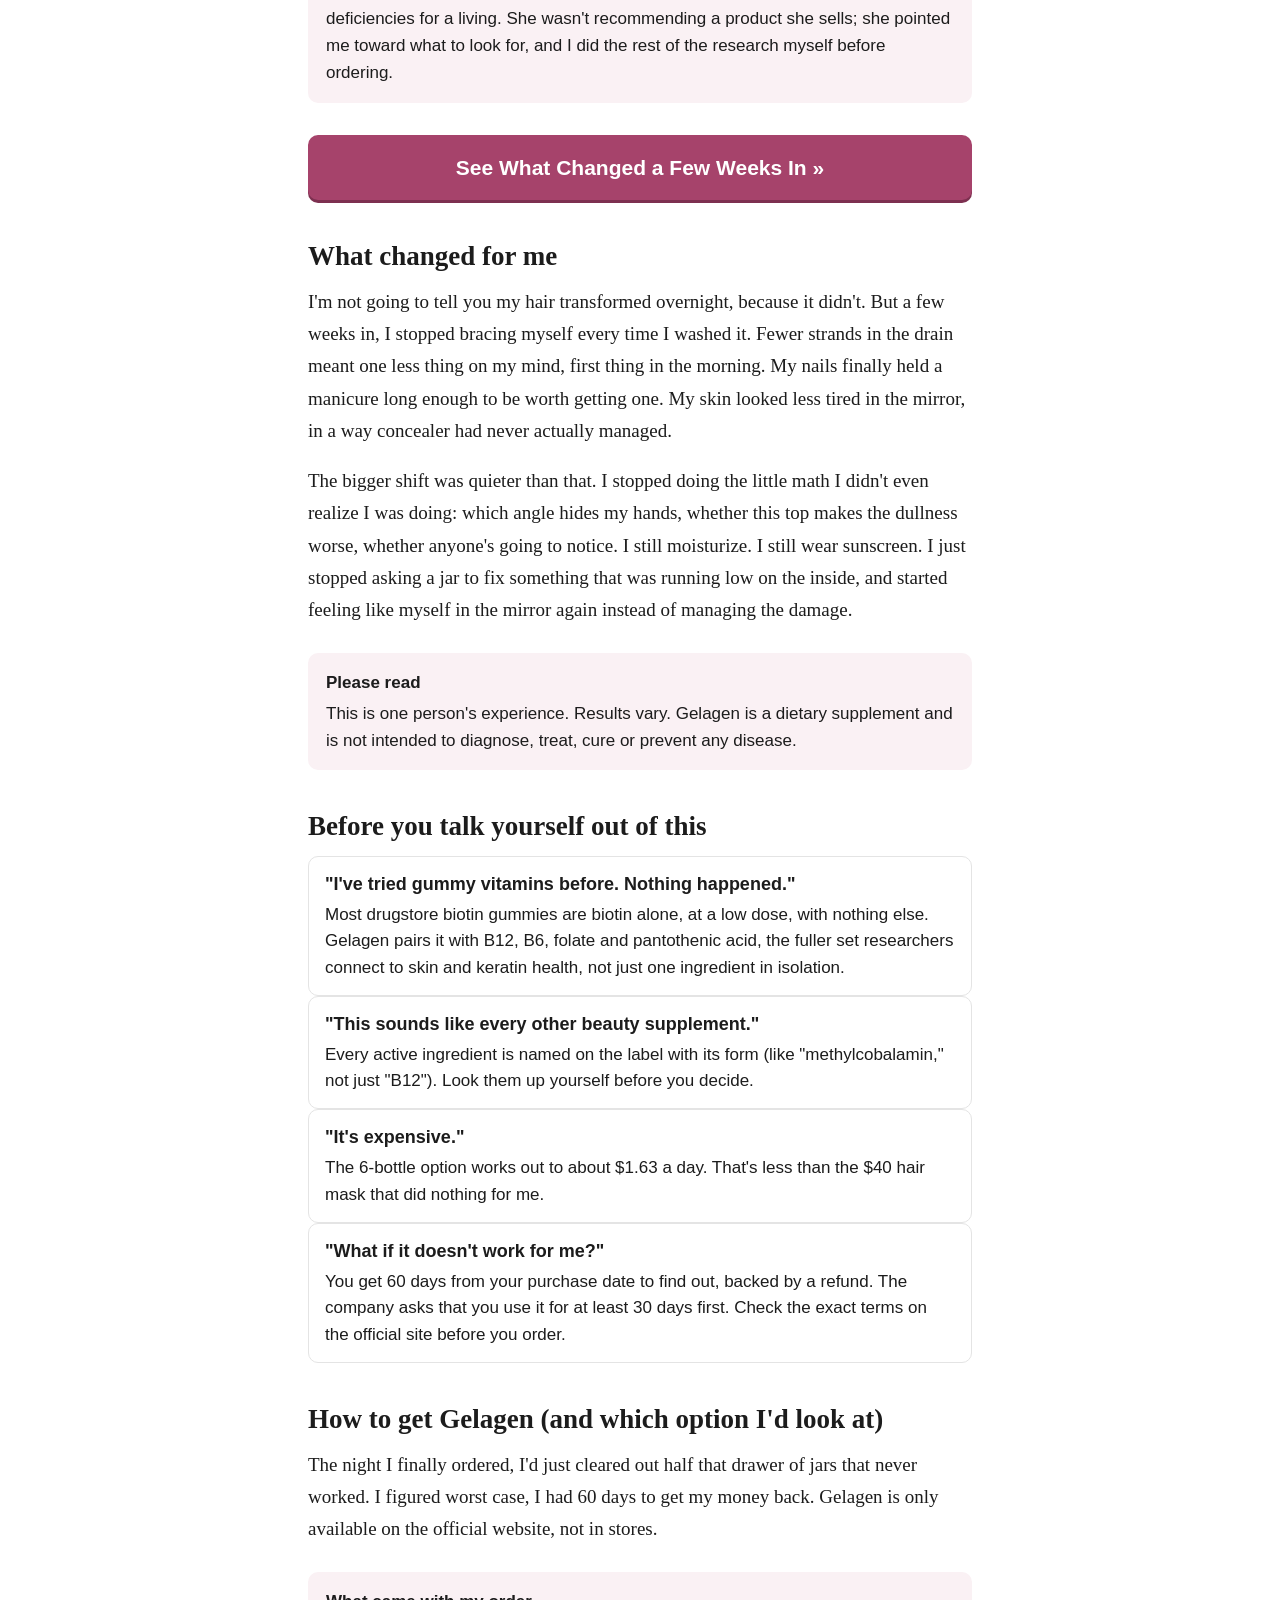
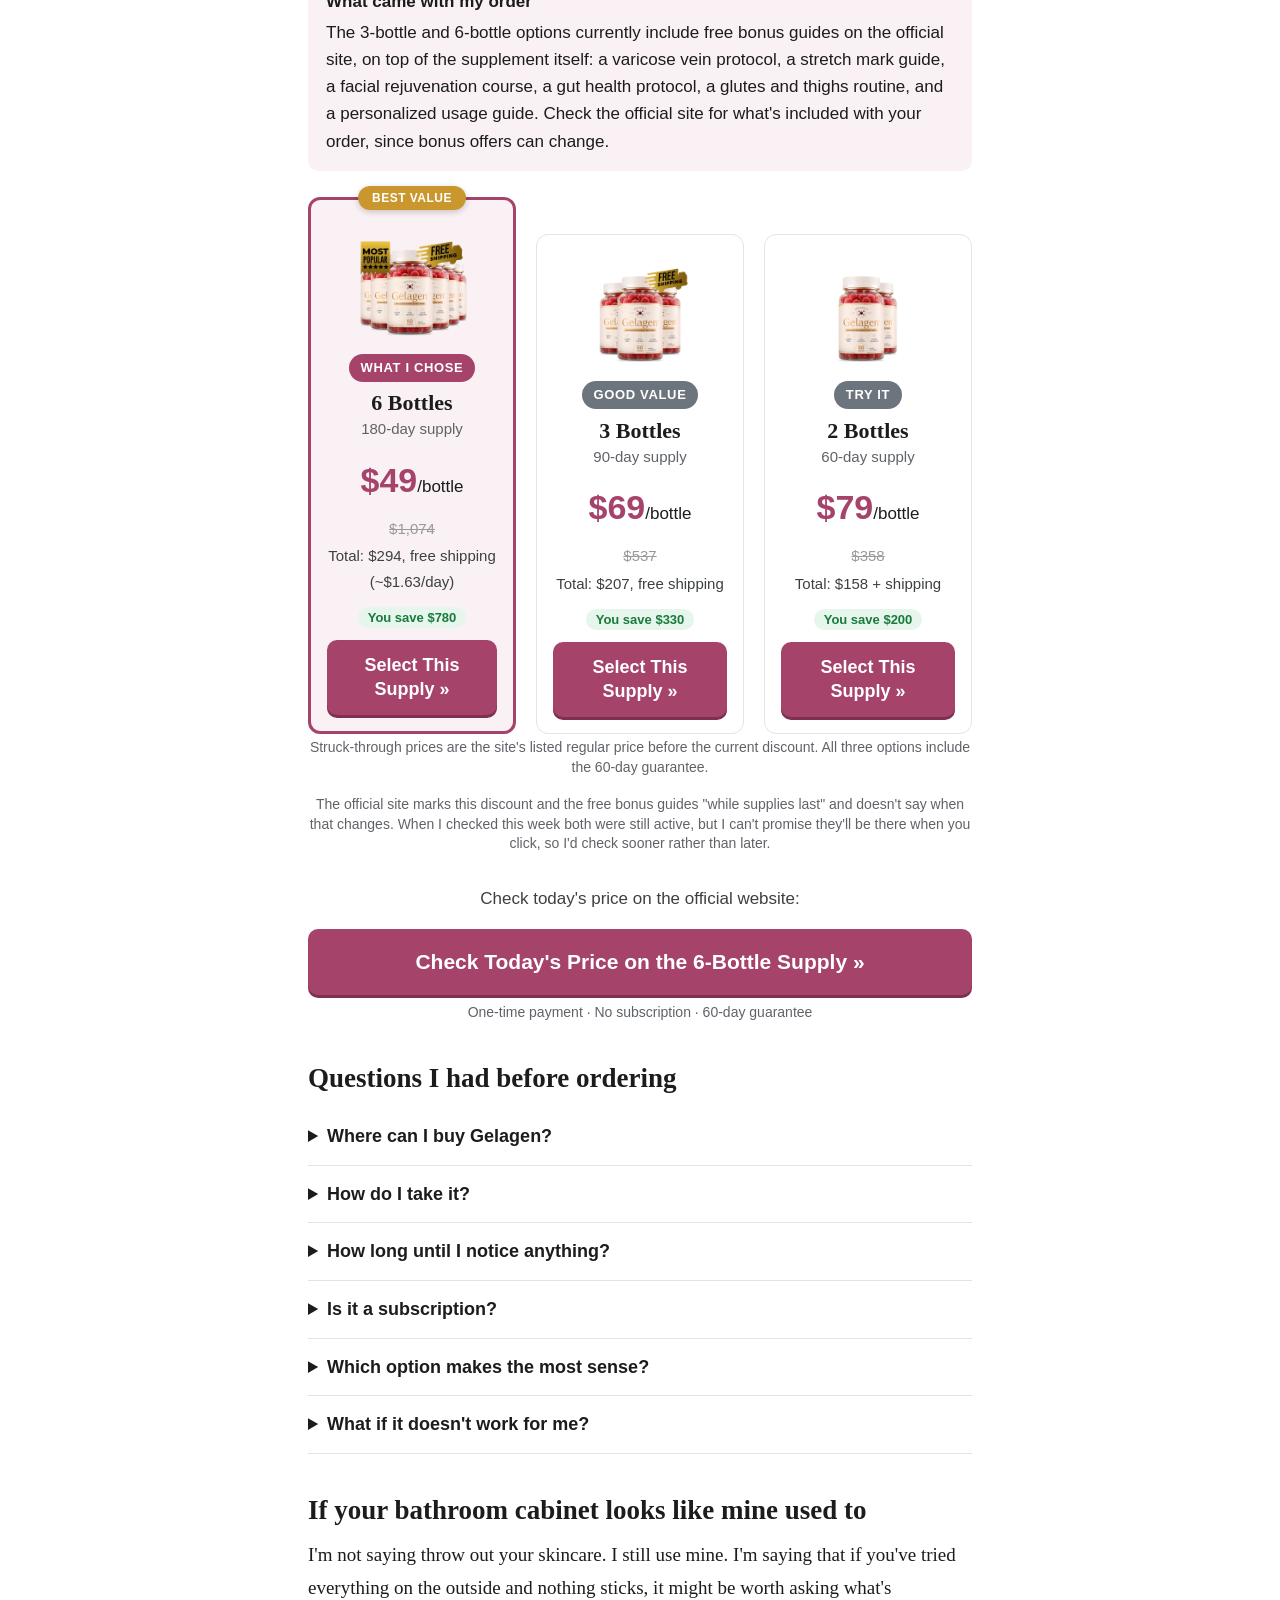
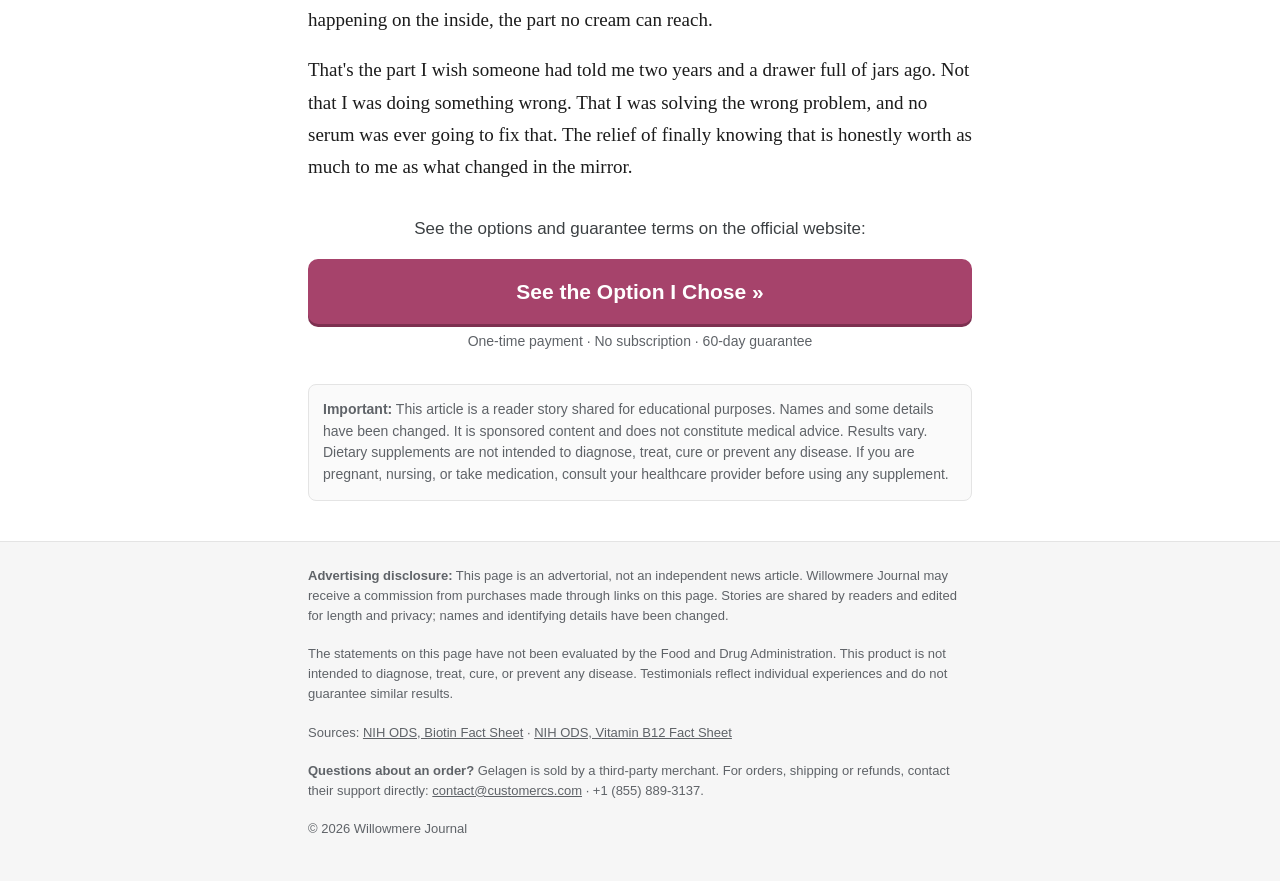
<file: glow-after-40-vt/index.html>
<!DOCTYPE html>
<html lang="en">
<head>
<meta charset="utf-8">
<meta name="viewport" content="width=device-width, initial-scale=1">
<script type="text/javascript">
    (function(c,l,a,r,i,t,y){
        c[a]=c[a]||function(){(c[a].q=c[a].q||[]).push(arguments)};
        t=l.createElement(r);t.async=1;t.src="https://www.clarity.ms/tag/"+i;
        y=l.getElementsByTagName(r)[0];y.parentNode.insertBefore(t,y);
    })(window, document, "clarity", "script", "yn1wx7m1gf");
</script>
<script>
  var TABOOLA_ID = "2083503";
  window._tfa = window._tfa || [];
  if (TABOOLA_ID) {
    window._tfa.push({notify: "event", name: "page_view", id: Number(TABOOLA_ID)});
    var t = document.createElement("script");
    t.async = 1; t.id = "tb_tfa_script";
    t.src = "//cdn.taboola.com/libtrc/unip/" + TABOOLA_ID + "/tfa.js";
    document.head.appendChild(t);
  }
</script>
<title>I Found Out Why My Skin Cream Never Worked</title>
<meta name="robots" content="noindex">
<link rel="icon" href="favicon.ico">
<style>
  :root{--ink:#1c1c1c;--muted:#5f6368;--line:#e4e4e4;--accent:#a6436b;--accent-dark:#7d3050;--soft:#faf1f4;--tag:#9b2c20;--paper:#fffdf8}
  *{box-sizing:border-box}
  body{margin:0;background:#fff;color:var(--ink);font:19px/1.7 Georgia,"Times New Roman",serif}
  img{max-width:100%;height:auto;display:block}
  a{color:var(--accent)}
  .sans{font-family:-apple-system,BlinkMacSystemFont,"Segoe UI",Roboto,Arial,sans-serif}
  .wrap{max-width:700px;margin:0 auto;padding-inline:18px}
  .disclosure{background:#f1f1f1;color:#555;font:12px/1.4 -apple-system,Segoe UI,Arial,sans-serif;letter-spacing:.04em;text-align:center;padding:7px 12px}
  header.site{border-bottom:3px double var(--ink);background:var(--paper)}
  header.site .wrap{padding-block:16px;text-align:center}
  .brand{font:700 30px/1 Georgia,serif;letter-spacing:-.01em;color:var(--ink);text-decoration:none}
  .brand span{color:var(--accent)}
  .tagline{font:italic 14px/1.4 Georgia,serif;color:var(--muted);margin-top:6px}
  .kicker{margin-top:26px;font:700 13px/1.3 -apple-system,Segoe UI,Arial,sans-serif;letter-spacing:.08em;text-transform:uppercase;color:var(--tag)}
  h1{font:700 36px/1.18 Georgia,serif;margin:10px 0 14px;letter-spacing:-.01em}
  .dek{font-size:21px;line-height:1.5;color:#3a3a3a;margin:0 0 16px}
  .byline{font:14px/1.5 -apple-system,Segoe UI,Arial,sans-serif;color:var(--muted);border-top:1px solid var(--line);border-bottom:1px solid var(--line);padding-block:10px;margin-bottom:22px}
  .byline b{color:var(--ink)}
  figure{margin:26px 0}
  figcaption{font:italic 15px/1.45 Georgia,serif;color:var(--muted);margin-top:7px}
  .imgph{background:var(--soft);border:1px dashed #cbb; border-radius:10px;padding:34px 18px;text-align:center;font:14px/1.5 -apple-system,Segoe UI,Arial,sans-serif;color:#9a7185}
  h2{font:700 27px/1.25 Georgia,serif;margin:40px 0 12px}
  p{margin:0 0 18px}
  .dropcap:first-letter{float:left;font:700 64px/.8 Georgia,serif;padding:6px 8px 0 0;color:var(--accent)}
  .pull{border-left:4px solid var(--accent);padding:4px 0 4px 18px;margin:28px 0;font:italic 24px/1.45 Georgia,serif;color:#2b2b2b}
  .note{background:var(--soft);border-radius:10px;padding:16px 18px;margin:26px 0;font:17px/1.6 -apple-system,Segoe UI,Arial,sans-serif}
  .note b{display:block;margin-bottom:4px}
  .stat{text-align:center;border-top:1px solid var(--line);border-bottom:1px solid var(--line);padding-block:20px;margin:28px 0}
  .stat b{display:block;font:700 46px/1.1 Georgia,serif;color:var(--accent)}
  .stat small{display:block;font:16px/1.5 -apple-system,Segoe UI,Arial,sans-serif;color:#3c4043;margin-top:6px}
  .stat a{font:13px -apple-system,Segoe UI,Arial,sans-serif}
  ul.check{list-style:none;padding:0;margin:0 0 18px}
  ul.check li{position:relative;padding-left:36px;margin-bottom:12px}
  ul.check li:before{content:"";position:absolute;left:0;top:6px;width:24px;height:24px;border-radius:50%;background:var(--accent) url("data:image/svg+xml,%3Csvg xmlns='http://www.w3.org/2000/svg' viewBox='0 0 24 24'%3E%3Cpath fill='none' stroke='white' stroke-width='3' d='M5 12l5 5 9-10'/%3E%3C/svg%3E") center/14px no-repeat}
  ol.tried{padding-left:22px}
  ol.tried li{margin-bottom:10px}
  .ingredients{display:grid;gap:12px;margin:20px 0}
  .ing{border:1px solid var(--line);border-radius:10px;padding:14px 16px;font:17px/1.55 -apple-system,Segoe UI,Arial,sans-serif}
  .ing b{display:block;font-size:18px;margin-bottom:3px}
  .cta-box{text-align:center;margin:32px 0}
  .cta-box p{font:17px/1.5 -apple-system,Segoe UI,Arial,sans-serif;color:#3c4043}
  a.cta{display:block;width:100%;background:var(--accent);color:#fff;text-decoration:none;font:700 21px/1.3 -apple-system,Segoe UI,Arial,sans-serif;padding:19px 20px;border-radius:10px;box-shadow:0 3px 0 var(--accent-dark)}
  a.cta:hover{background:var(--accent-dark)}
  .cta-note{font:14px/1.4 -apple-system,Segoe UI,Arial,sans-serif;color:var(--muted);margin-top:8px}
  figure.product{text-align:center}
  figure.product img{display:inline-block;max-width:320px;width:60%}
  .packs{display:grid;grid-template-columns:1fr;gap:20px;margin:20px 0 8px;font-family:-apple-system,Segoe UI,Arial,sans-serif}
  .pack{position:relative;border:1px solid var(--line);border-radius:12px;padding:20px 16px 16px;text-align:center;min-width:0}
  .pack-best{border:3px solid var(--accent);background:var(--soft);padding-top:28px}
  .pack-tag{display:inline-block;font-size:13px;font-weight:700;text-transform:uppercase;letter-spacing:.05em;color:#fff;background:#6c757d;border-radius:20px;padding:3px 12px}
  .pack-best .pack-tag{background:var(--accent)}
  .pack-badge{position:absolute;top:-14px;left:50%;transform:translateX(-50%);background:#c9972e;color:#fff;font:800 12px/1 -apple-system,Segoe UI,Arial,sans-serif;text-transform:uppercase;letter-spacing:.04em;padding:6px 14px;border-radius:20px;box-shadow:0 2px 6px rgba(0,0,0,.2);white-space:nowrap}
  .pack-img{display:block;margin:8px auto 4px;width:110px;height:110px;object-fit:contain}
  .pack-name{font:700 22px/1.2 Georgia,serif;margin-top:8px}
  .pack-days{font-size:15px;color:var(--muted)}
  .pack-price{font-size:17px;margin-top:10px}
  .pack-price b{font-size:34px;color:var(--accent)}
  .pack-original{font-size:15px;color:#9a9a9a;text-decoration:line-through;margin-top:6px}
  .pack-total{font-size:15px;color:#3c4043;margin:2px 0 6px}
  .pack-save{display:inline-block;font:700 13px/1 -apple-system,Segoe UI,Arial,sans-serif;color:#1a7a3c;background:#e6f6ec;border-radius:20px;padding:4px 10px;margin-bottom:12px}
  a.cta-small{font-size:18px;padding:14px 16px}
  .faq{font-family:-apple-system,Segoe UI,Arial,sans-serif}
  .faq details{border-bottom:1px solid var(--line);padding-block:13px}
  .faq summary{font-weight:700;cursor:pointer;font-size:18px}
  .faq details p{margin:8px 0 0;font-size:17px}
  .disclaimer{font:14px/1.55 -apple-system,Segoe UI,Arial,sans-serif;color:var(--muted);background:#fafafa;border:1px solid var(--line);border-radius:8px;padding:14px;margin:28px 0}
  footer.site{margin-top:40px;background:#f6f6f6;border-top:1px solid var(--line);font:13px/1.55 -apple-system,Segoe UI,Arial,sans-serif;color:var(--muted)}
  footer.site .wrap{padding-block:24px}
  footer.site a{color:var(--muted)}
  @media (min-width:640px){
    h1{font-size:44px}
    .packs{grid-template-columns:repeat(3,minmax(0,1fr));align-items:end}
  }
</style>
<script defer src="https://cdn.raads-hub.com/tag.js" data-tag-id="8300-87e2c178cb0b4baa868a3081e3b3b017" data-event-host="api.raads-hub.com" data-plat-params="sub1,sub2,sub3,sub4,sub5"></script>
</head>
<body>

<div class="disclosure">ADVERTORIAL &middot; SPONSORED CONTENT &middot; This is a paid advertisement, not independent journalism or medical advice. Results are not typical and may vary.</div>

<header class="site">
  <div class="wrap">
    <a class="brand" href="/">Willowmere <span>Journal</span></a>
    <div class="tagline">Real talk on skin, hair and getting older well</div>
  </div>
</header>

<main class="wrap">

  <div class="kicker">Reader Story &middot; Skin &amp; Beauty</div>

  <h1>I Found Out Why My Skin Cream Never Worked</h1>

  <p class="dek">Two years of creams and serums, and none of them worked on my skin, my hair or my nails. I was fixing the wrong problem.</p>

  <figure>
    <img src="imagens/hero.jpg" alt="Woman in her 40s looking at her reflection in a bathroom mirror, surrounded by skincare bottles and jars" width="1200" height="800" fetchpriority="high">
    <figcaption>"I had a drawer full of half-used jars and still felt like something wasn't adding up."</figcaption>
  </figure>

  <div class="byline"><b>A reader story, as told to the Willowmere Journal</b> &middot; September 2026<br>Names and some details have been changed for privacy.</div>

  <div class="cta-box">
    <a class="cta" data-area="cta-top" href="https://www.fasttrack37.com/PM7HK3TH/34LC28ZS/">See What Finally Fixed It &raquo;</a>
  </div>

  <p class="dropcap">I have a drawer full of half-used jars. Serums, retinol creams, a jade roller I used exactly twice. I could open a small pharmacy with what's under my sink.</p>

  <p>It started small. My nails got thin enough to bend instead of break. Then my hair started coming out in the shower drain in a way it never used to. Then the dullness, the kind of tired-looking skin that no amount of concealer quite fixes.</p>

  <p>I did what anyone does. I bought a better moisturizer. Then a "brightening" serum. Then a hair mask that smelled expensive enough to be convincing.</p>

  <p>None of it stuck. A week of looking better, then back to where I started.</p>

  <div class="pull">"I was treating three different problems on the outside. It never occurred to me they might share the same cause underneath."</div>

  <h2>What I was missing, right in front of me</h2>

  <p>My sister-in-law, Priya, is a dietitian. She came over for dinner, saw the drawer (I'd left it open, mid-inventory of what to throw out), and asked me one question: "What have you actually been eating this month?"</p>

  <p>I laughed it off. Then I actually thought about it. Coffee for breakfast. Salad, most days, because I was "being good." Whatever was fastest for dinner.</p>

  <p>"Your skin, your hair, your nails," she said, "are the last place your body sends nutrients. Not the first. If you're running low on the raw materials they need to rebuild, that's where it shows up first, because everything more urgent gets fed before them."</p>

  <div class="note"><b>Worth knowing</b>Skin, hair and nails are made mostly of keratin, a protein your body rebuilds constantly. Building it depends on specific nutrients, B-vitamins and biotin among them, being available in the first place.
    <span class="cta-note" style="display:block;margin-top:8px">Source: <a href="https://ods.od.nih.gov/factsheets/Biotin-HealthProfessional/" target="_blank" rel="noopener">NIH Office of Dietary Supplements, Biotin Fact Sheet</a> &middot; <a href="https://ods.od.nih.gov/factsheets/VitaminB12-HealthProfessional/" target="_blank" rel="noopener">NIH ODS, Vitamin B12 Fact Sheet</a></span>
  </div>

  <p>That reframed the entire two years for me. I hadn't been unlucky. I'd been trying to fix a supply problem from the outside, with things that never got past the surface.</p>

  <h2>Three "separate" problems, one root</h2>

  <p>Priya broke it down the way she does for her patients:</p>

  <ul class="check">
    <li>Your nails are thin or peeling, even though you don't bite them or use harsh polish removers</li>
    <li>Your hair sheds more than a small handful when you wash it</li>
    <li>Your skin looks tired or dull no matter how much you sleep or how much water you drink</li>
    <li>You've spent real money on topical products that helped for a week, then stopped working</li>
  </ul>

  <p>I said yes to every one. Priya's point was simple: creams work on the surface. What she was describing works on the supply line underneath it, the one topical products can't reach at all.</p>

  <div class="cta-box">
    <a class="cta" data-area="cta-early" href="https://www.fasttrack37.com/PM7HK3TH/34LC28ZS/">See What Priya Told Me Next &raquo;</a>
  </div>

  <h2>What I tried before (and why none of it lasted)</h2>

  <ol class="tried">
    <li><b>Retinol serum.</b> Helped short-term, dried out my skin, did nothing for my hair or nails.</li>
    <li><b>Biotin gummies from the drugstore, the cheapest ones.</b> Took them for six weeks. Honestly couldn't tell if anything changed.</li>
    <li><b>A $40 hair mask.</b> Smelled incredible. My hair still fell out at the same rate.</li>
    <li><b>Cutting back on washing my hair, on advice from a forum.</b> Just made it look worse, faster.</li>
  </ol>

  <p>Every one of these treated the outside. None of them addressed what Priya was talking about: whether my body actually had what it needed to rebuild in the first place.</p>

  <h2>What Priya actually recommended</h2>

  <p>She wasn't selling anything. She just said to look for a supplement that covered the basics properly instead of guessing with drugstore biotin alone. That's how I ended up looking at <b>Gelagen</b>.</p>

  <figure class="product">
    <img src="imagens/product-bottle.png" alt="Bottle of Gelagen advanced gummies for skin health" width="765" height="1024" loading="lazy" decoding="async">
    <figcaption>The bottle that showed up a few days after I ordered.</figcaption>
  </figure>

  <p>It's a gummy, not a pill, which mattered to me. One more capsule to remember was never going to happen. Two a day, about 30 minutes before a meal.</p>

  <div class="ingredients">
    <div class="ing"><b>Biotin</b>The building block most associated with keratin production, the structural protein in skin, hair and nails.</div>
    <div class="ing"><b>Vitamin B12 (methylcobalamin)</b>A highly absorbable form of B12, involved in cell renewal.</div>
    <div class="ing"><b>Vitamin B6 (pyridoxine HCl)</b>Involved in regulating oil production, including around the T-zone.</div>
    <div class="ing"><b>Folate</b>Supports the production of new, healthy tissue.</div>
    <div class="ing"><b>Pantothenic acid (d-calcium pantothenate)</b>Supports the skin's natural moisture barrier.</div>
  </div>

  <div class="note"><b>What I checked before ordering</b>The label lists these actives by name and amount, nothing hidden behind a vague "complex." Made in the US in an FDA-registered facility, per the official site. If you're pregnant, nursing, or on medication, talk to your doctor before starting, same as with any supplement.</div>

  <div class="note"><b>Why I trusted Priya's opinion</b>Priya isn't just my sister-in-law. She's a licensed dietitian who deals with nutrient deficiencies for a living. She wasn't recommending a product she sells; she pointed me toward what to look for, and I did the rest of the research myself before ordering.</div>

  <div class="cta-box">
    <a class="cta" data-area="cta1" href="https://www.fasttrack37.com/PM7HK3TH/34LC28ZS/">See What Changed a Few Weeks In &raquo;</a>
  </div>

  <h2>What changed for me</h2>

  <p>I'm not going to tell you my hair transformed overnight, because it didn't. But a few weeks in, I stopped bracing myself every time I washed it. Fewer strands in the drain meant one less thing on my mind, first thing in the morning. My nails finally held a manicure long enough to be worth getting one. My skin looked less tired in the mirror, in a way concealer had never actually managed.</p>

  <p>The bigger shift was quieter than that. I stopped doing the little math I didn't even realize I was doing: which angle hides my hands, whether this top makes the dullness worse, whether anyone's going to notice. I still moisturize. I still wear sunscreen. I just stopped asking a jar to fix something that was running low on the inside, and started feeling like myself in the mirror again instead of managing the damage.</p>

  <div class="note"><b>Please read</b>This is one person's experience. Results vary. Gelagen is a dietary supplement and is not intended to diagnose, treat, cure or prevent any disease.</div>

  <h2>Before you talk yourself out of this</h2>

  <div class="ing"><b>"I've tried gummy vitamins before. Nothing happened."</b>Most drugstore biotin gummies are biotin alone, at a low dose, with nothing else. Gelagen pairs it with B12, B6, folate and pantothenic acid, the fuller set researchers connect to skin and keratin health, not just one ingredient in isolation.</div>

  <div class="ing"><b>"This sounds like every other beauty supplement."</b>Every active ingredient is named on the label with its form (like "methylcobalamin," not just "B12"). Look them up yourself before you decide.</div>

  <div class="ing"><b>"It's expensive."</b>The 6-bottle option works out to about $1.63 a day. That's less than the $40 hair mask that did nothing for me.</div>

  <div class="ing"><b>"What if it doesn't work for me?"</b>You get 60 days from your purchase date to find out, backed by a refund. The company asks that you use it for at least 30 days first. Check the exact terms on the official site before you order.</div>

  <h2>How to get Gelagen (and which option I'd look at)</h2>

  <p>The night I finally ordered, I'd just cleared out half that drawer of jars that never worked. I figured worst case, I had 60 days to get my money back. Gelagen is only available on the official website, not in stores.</p>

  <div class="note"><b>What came with my order</b>The 3-bottle and 6-bottle options currently include free bonus guides on the official site, on top of the supplement itself: a varicose vein protocol, a stretch mark guide, a facial rejuvenation course, a gut health protocol, a glutes and thighs routine, and a personalized usage guide. Check the official site for what's included with your order, since bonus offers can change.</div>

  <div class="packs">
    <div class="pack pack-best">
      <span class="pack-badge">Best Value</span>
      <img class="pack-img" src="imagens/product-6bottles.png" alt="Six bottles of Gelagen" width="1024" height="1024" loading="lazy" decoding="async">
      <span class="pack-tag">What I chose</span>
      <div class="pack-name">6 Bottles</div>
      <div class="pack-days">180-day supply</div>
      <div class="pack-price"><b>$49</b>/bottle</div>
      <div class="pack-original">$1,074</div>
      <div class="pack-total">Total: $294, free shipping (~$1.63/day)</div>
      <span class="pack-save">You save $780</span><br>
      <a class="cta cta-small" data-area="pack6" href="https://www.fasttrack37.com/PM7HK3TH/34LC28ZS/">Select This Supply &raquo;</a>
    </div>
    <div class="pack">
      <img class="pack-img" src="imagens/product-3bottles.png" alt="Three bottles of Gelagen" width="1024" height="1024" loading="lazy" decoding="async">
      <span class="pack-tag">Good Value</span>
      <div class="pack-name">3 Bottles</div>
      <div class="pack-days">90-day supply</div>
      <div class="pack-price"><b>$69</b>/bottle</div>
      <div class="pack-original">$537</div>
      <div class="pack-total">Total: $207, free shipping</div>
      <span class="pack-save">You save $330</span><br>
      <a class="cta cta-small" data-area="pack3" href="https://www.fasttrack37.com/PM7HK3TH/34LC28ZS/">Select This Supply &raquo;</a>
    </div>
    <div class="pack">
      <img class="pack-img" src="imagens/product-2bottles.png" alt="Two bottles of Gelagen" width="1024" height="1024" loading="lazy" decoding="async">
      <span class="pack-tag">Try It</span>
      <div class="pack-name">2 Bottles</div>
      <div class="pack-days">60-day supply</div>
      <div class="pack-price"><b>$79</b>/bottle</div>
      <div class="pack-original">$358</div>
      <div class="pack-total">Total: $158 + shipping</div>
      <span class="pack-save">You save $200</span><br>
      <a class="cta cta-small" data-area="pack2" href="https://www.fasttrack37.com/PM7HK3TH/34LC28ZS/">Select This Supply &raquo;</a>
    </div>
  </div>
  <p class="cta-note" style="text-align:center;margin-top:-4px">Struck-through prices are the site's listed regular price before the current discount. All three options include the 60-day guarantee.</p>
  <p class="cta-note" style="text-align:center">The official site marks this discount and the free bonus guides "while supplies last" and doesn't say when that changes. When I checked this week both were still active, but I can't promise they'll be there when you click, so I'd check sooner rather than later.</p>

  <div class="cta-box" id="offer">
    <p>Check today's price on the official website:</p>
    <a class="cta" data-area="offer" href="https://www.fasttrack37.com/PM7HK3TH/34LC28ZS/">Check Today's Price on the 6-Bottle Supply &raquo;</a>
    <div class="cta-note">One-time payment &middot; No subscription &middot; 60-day guarantee</div>
  </div>

  <h2>Questions I had before ordering</h2>

  <div class="faq">
    <details><summary>Where can I buy Gelagen?</summary><p>Only on the official website. It isn't sold in stores.</p></details>
    <details><summary>How do I take it?</summary><p>Two gummies a day, about 30 minutes before a meal, per the official label.</p></details>
    <details><summary>How long until I notice anything?</summary><p>Everyone is different. In my case, the first thing I noticed was fewer strands in the shower drain, a few weeks in.</p></details>
    <details><summary>Is it a subscription?</summary><p>No. According to the company, every order is a one-time purchase with no automatic renewals.</p></details>
    <details><summary>Which option makes the most sense?</summary><p>The 6-bottle supply has the lowest price per bottle. The 3-bottle supply is a reasonable way to give it a fair try. Check current pricing on the official website.</p></details>
    <details><summary>What if it doesn't work for me?</summary><p>Orders come with a 60-day guarantee from the purchase date. The company asks you to use the product for at least 30 days first. Read the full refund terms on the official website before ordering.</p></details>
  </div>

  <h2>If your bathroom cabinet looks like mine used to</h2>

  <p>I'm not saying throw out your skincare. I still use mine. I'm saying that if you've tried everything on the outside and nothing sticks, it might be worth asking what's happening on the inside, the part no cream can reach.</p>

  <p>That's the part I wish someone had told me two years and a drawer full of jars ago. Not that I was doing something wrong. That I was solving the wrong problem, and no serum was ever going to fix that. The relief of finally knowing that is honestly worth as much to me as what changed in the mirror.</p>

  <div class="cta-box">
    <p>See the options and guarantee terms on the official website:</p>
    <a class="cta" data-area="cta2" href="https://www.fasttrack37.com/PM7HK3TH/34LC28ZS/">See the Option I Chose &raquo;</a>
    <div class="cta-note">One-time payment &middot; No subscription &middot; 60-day guarantee</div>
  </div>

  <div class="disclaimer">
    <b>Important:</b> This article is a reader story shared for educational purposes. Names and some details have been changed. It is sponsored content and does not constitute medical advice. Results vary. Dietary supplements are not intended to diagnose, treat, cure or prevent any disease. If you are pregnant, nursing, or take medication, consult your healthcare provider before using any supplement.
  </div>

</main>

<footer class="site">
  <div class="wrap">
    <p><b>Advertising disclosure:</b> This page is an advertorial, not an independent news article. Willowmere Journal may receive a commission from purchases made through links on this page. Stories are shared by readers and edited for length and privacy; names and identifying details have been changed.</p>
    <p>The statements on this page have not been evaluated by the Food and Drug Administration. This product is not intended to diagnose, treat, cure, or prevent any disease. Testimonials reflect individual experiences and do not guarantee similar results.</p>
    <p>Sources: <a href="https://ods.od.nih.gov/factsheets/Biotin-HealthProfessional/" target="_blank" rel="noopener">NIH ODS, Biotin Fact Sheet</a> &middot; <a href="https://ods.od.nih.gov/factsheets/VitaminB12-HealthProfessional/" target="_blank" rel="noopener">NIH ODS, Vitamin B12 Fact Sheet</a></p>
    <p><b>Questions about an order?</b> Gelagen is sold by a third-party merchant. For orders, shipping or refunds, contact their support directly: <a href="mailto:contact@customercs.com">contact@customercs.com</a> &middot; +1 (855) 889-3137.</p>
    <p>&copy; <span id="year"></span> Willowmere Journal</p>
  </div>
</footer>

<script>
  var d = new Date();
  document.getElementById("year").textContent = d.getFullYear();

  var OFFER_URL = "https://www.fasttrack37.com/PM7HK3TH/34LC28ZS/";
  var incoming = new URLSearchParams(location.search);
  document.querySelectorAll('a[data-area]').forEach(function (a) {
    if (a.getAttribute("href").indexOf("#") === 0) return;
    var url = new URL(OFFER_URL);
    incoming.forEach(function (v, k) { url.searchParams.set(k, v); });
    if (incoming.get("tblci")) url.searchParams.set("sub1", incoming.get("tblci"));
    url.searchParams.set("sub2", a.dataset.area);
    a.href = url.toString();
    a.addEventListener("click", function (e) {
      if (!TABOOLA_ID) return;
      window._tfa.push({notify: "event", name: "OfferClick", id: Number(TABOOLA_ID)});
      if (e.ctrlKey || e.metaKey || e.shiftKey || e.button !== 0) return;
      e.preventDefault();
      var href = a.href;
      setTimeout(function () { window.location.href = href; }, 300);
    });
  });

  var readMarks = {50: false, 90: false};
  window.addEventListener("scroll", function () {
    var pct = (window.scrollY + window.innerHeight) / document.body.scrollHeight * 100;
    [50, 90].forEach(function (m) {
      if (!readMarks[m] && pct >= m) {
        readMarks[m] = true;
        if (TABOOLA_ID) window._tfa.push({notify: "event", name: "read_" + m, id: Number(TABOOLA_ID)});
      }
    });
  }, {passive: true});
</script>
</body>
</html>
</file>
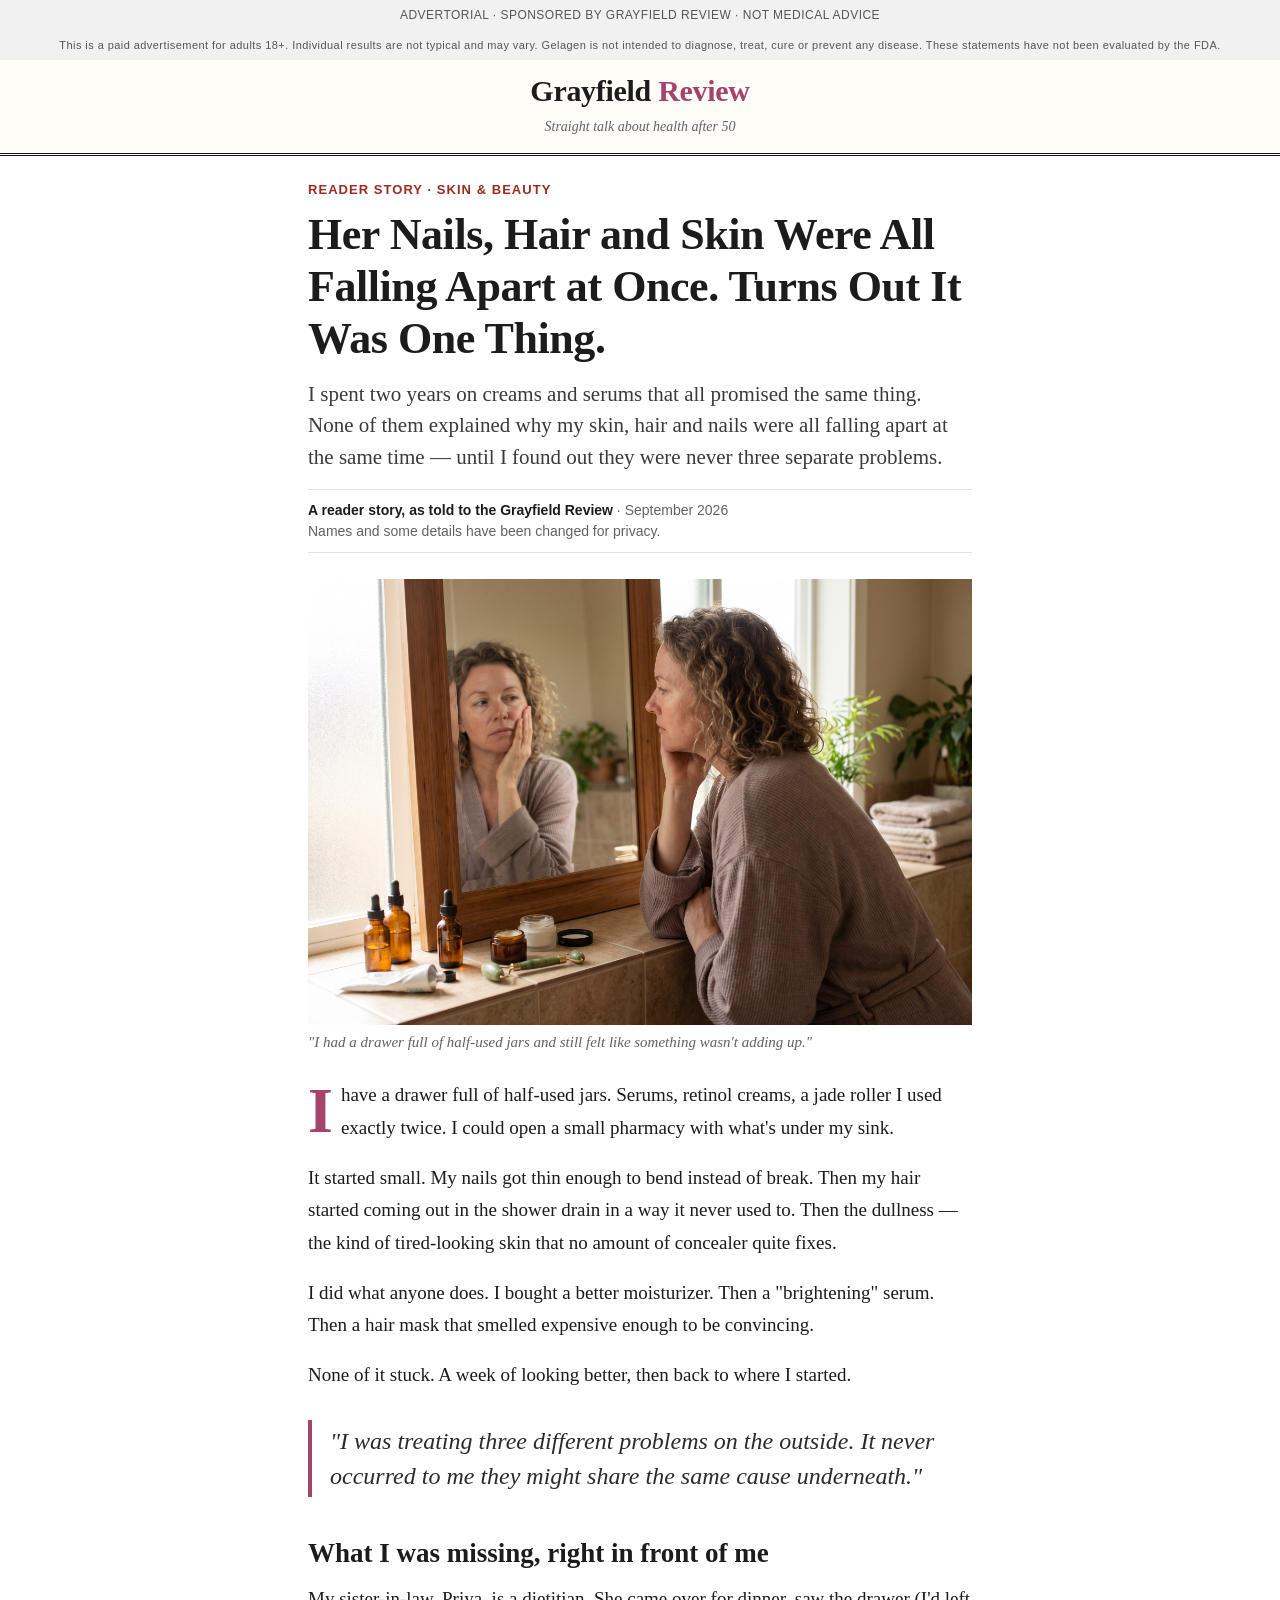
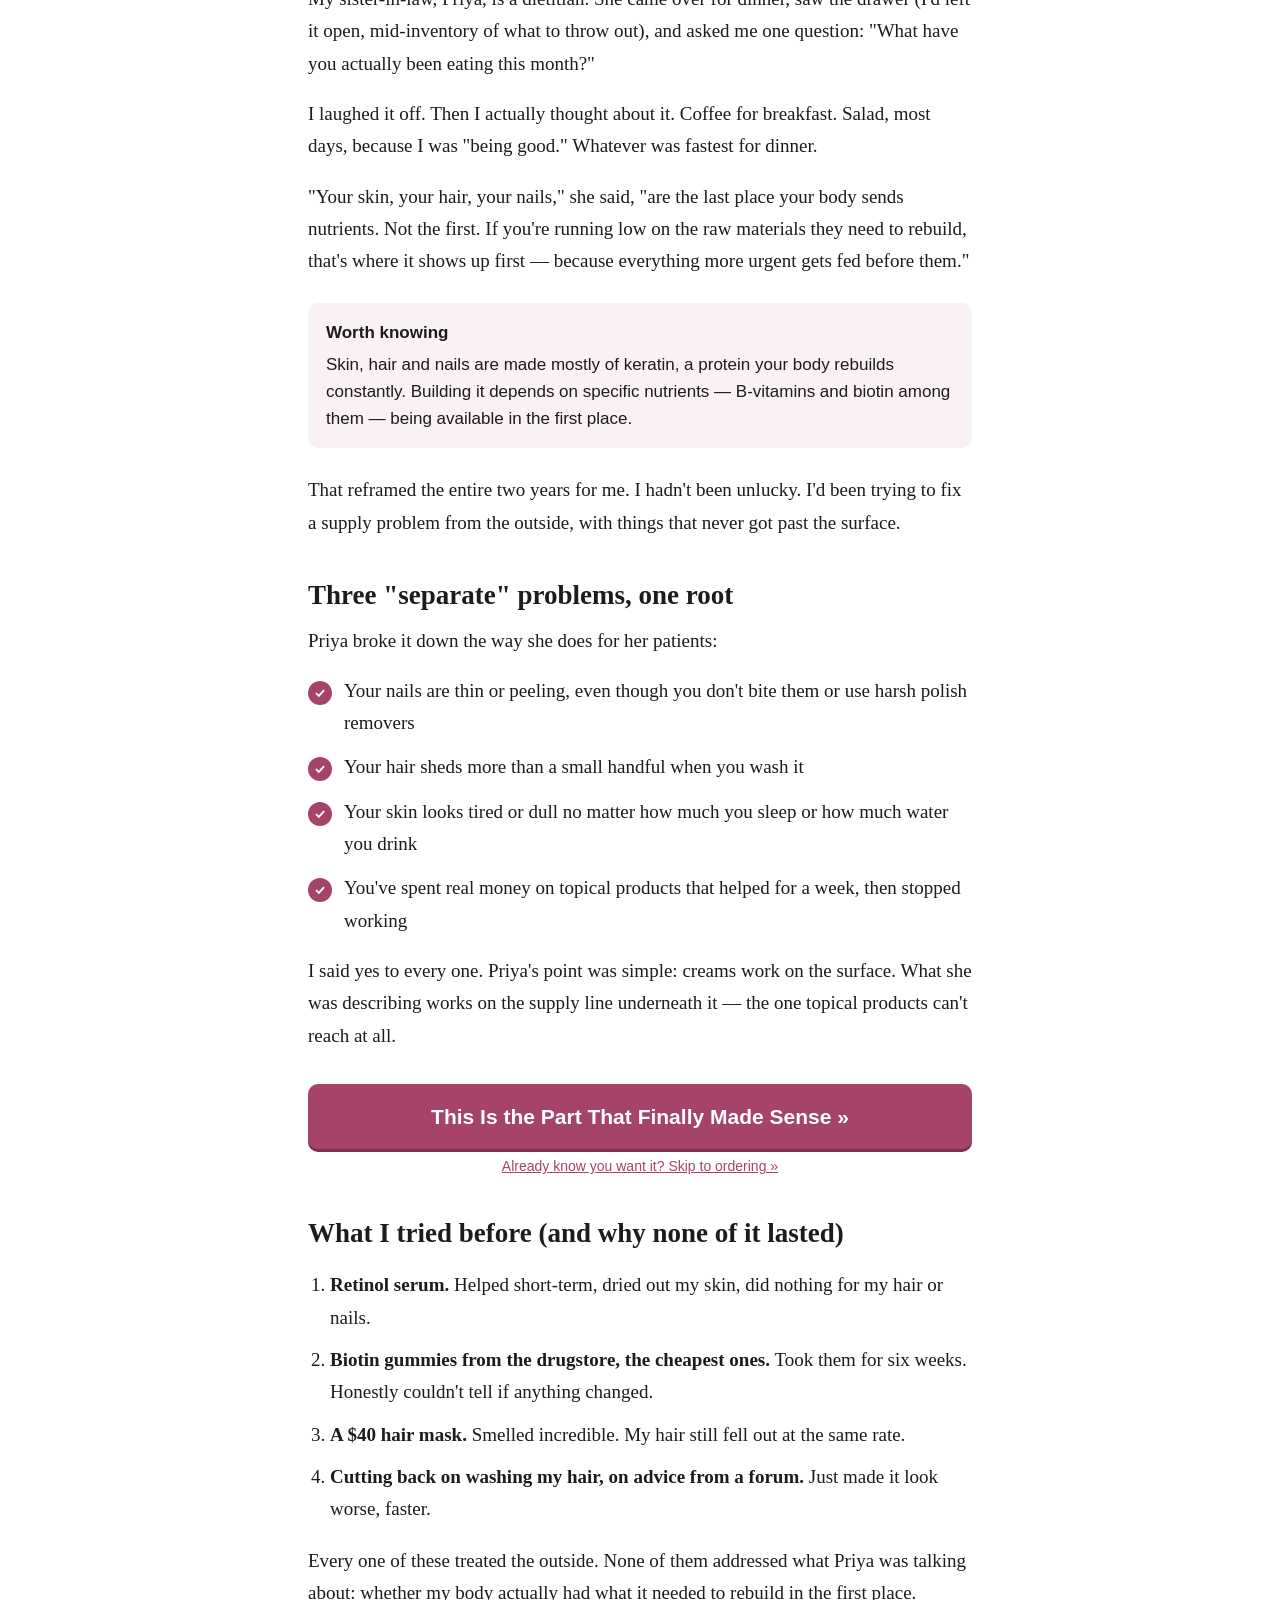
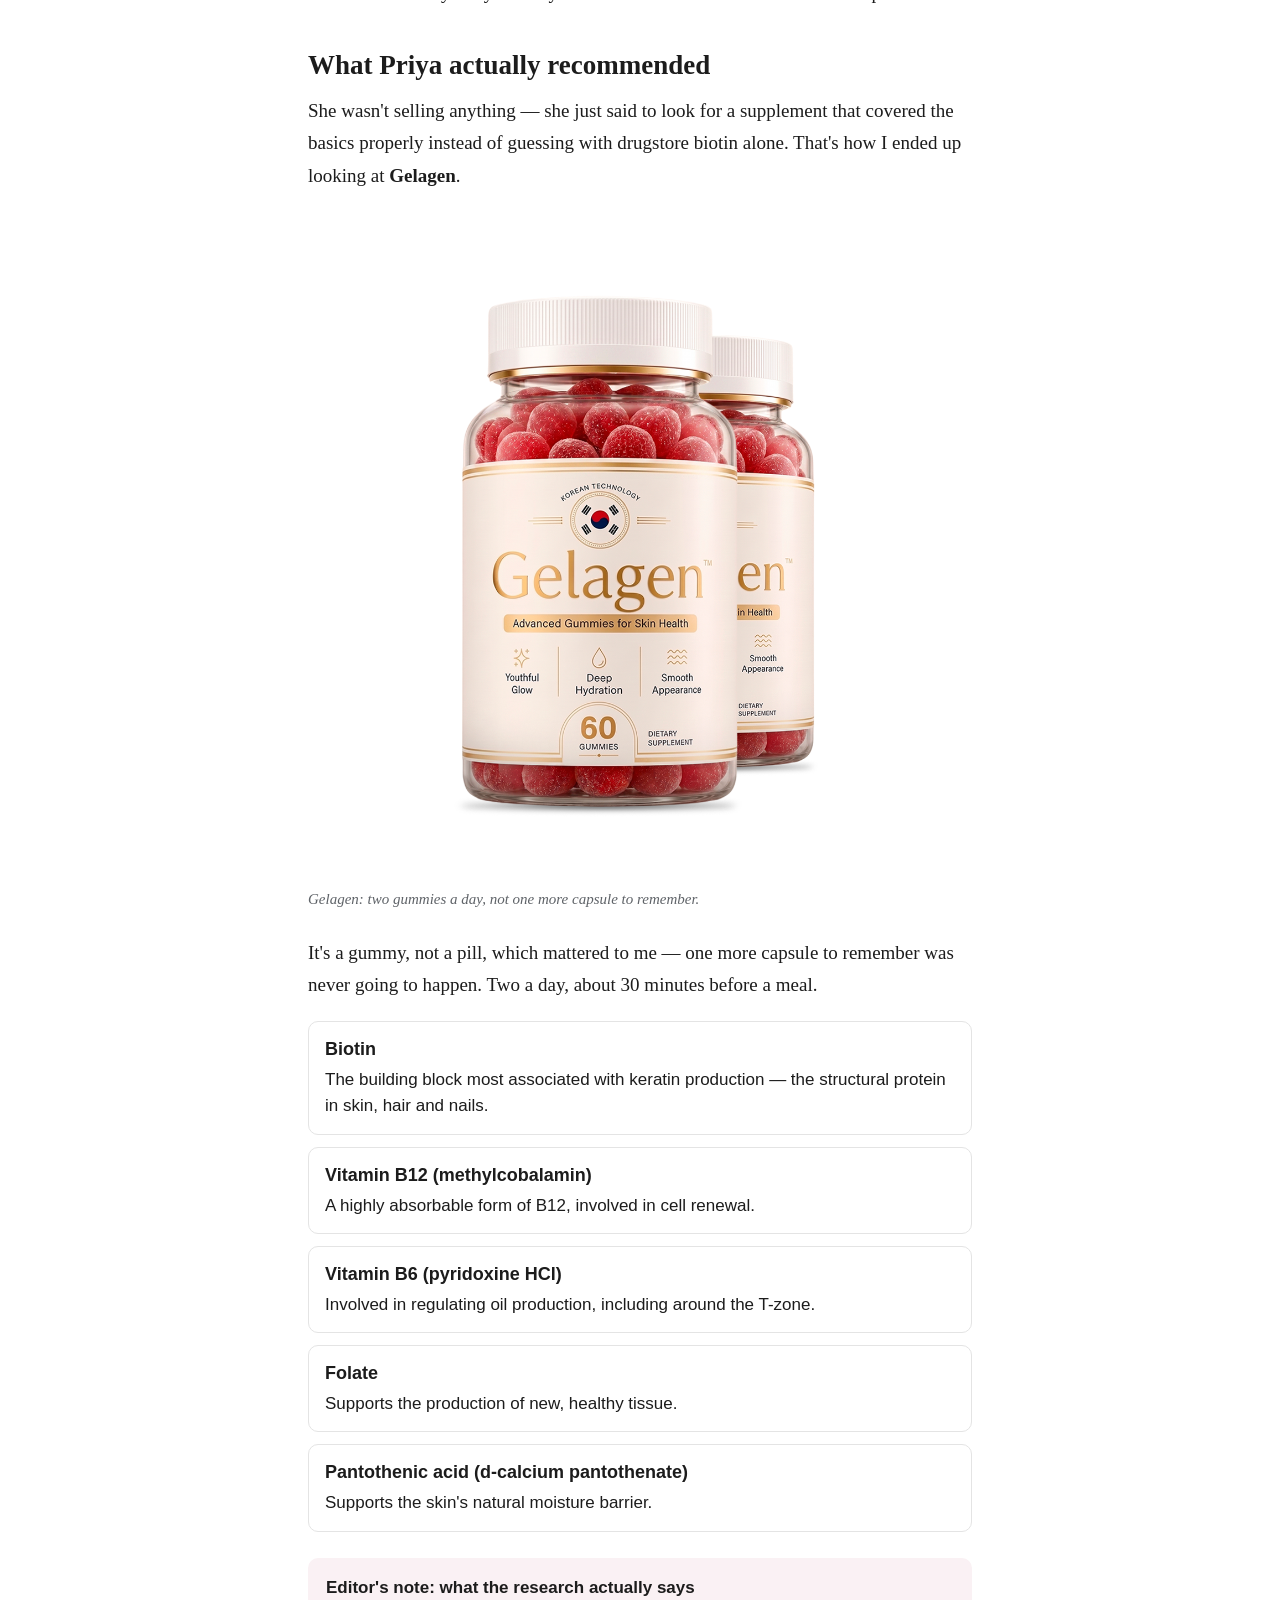
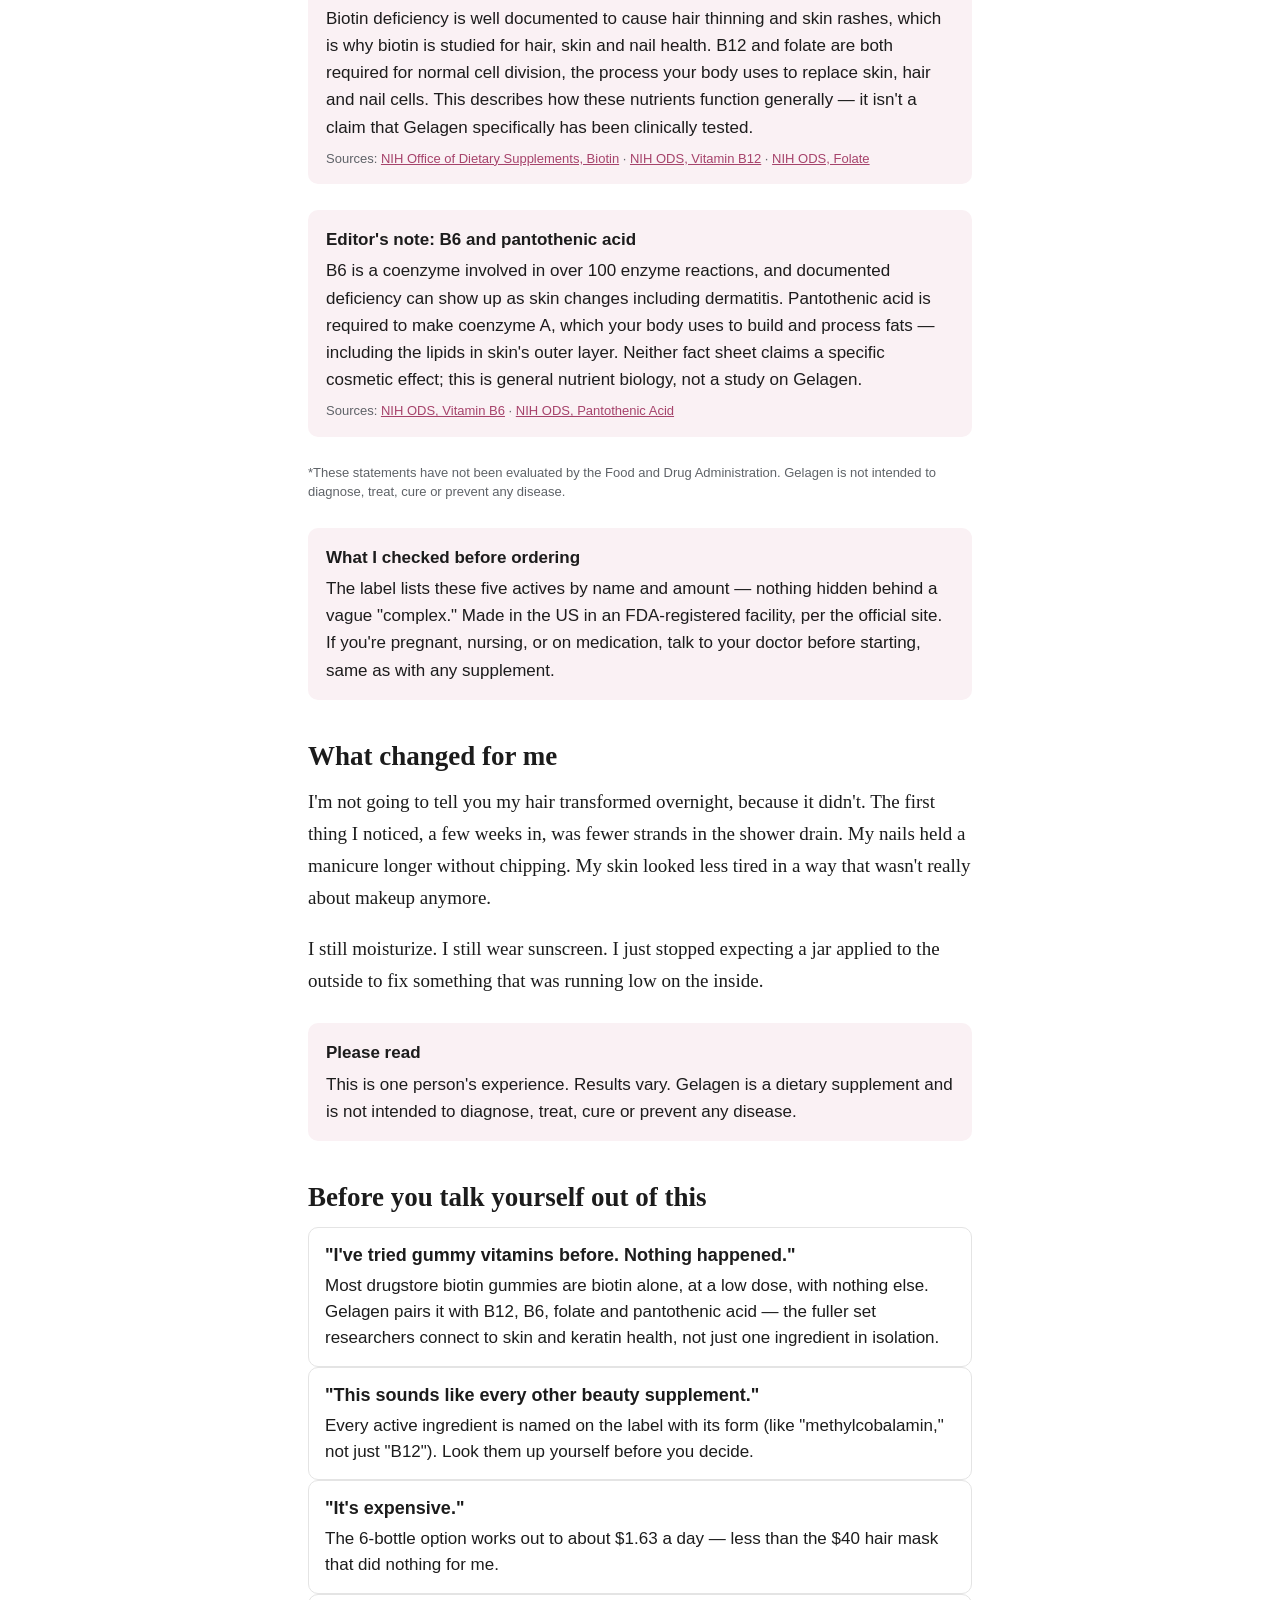
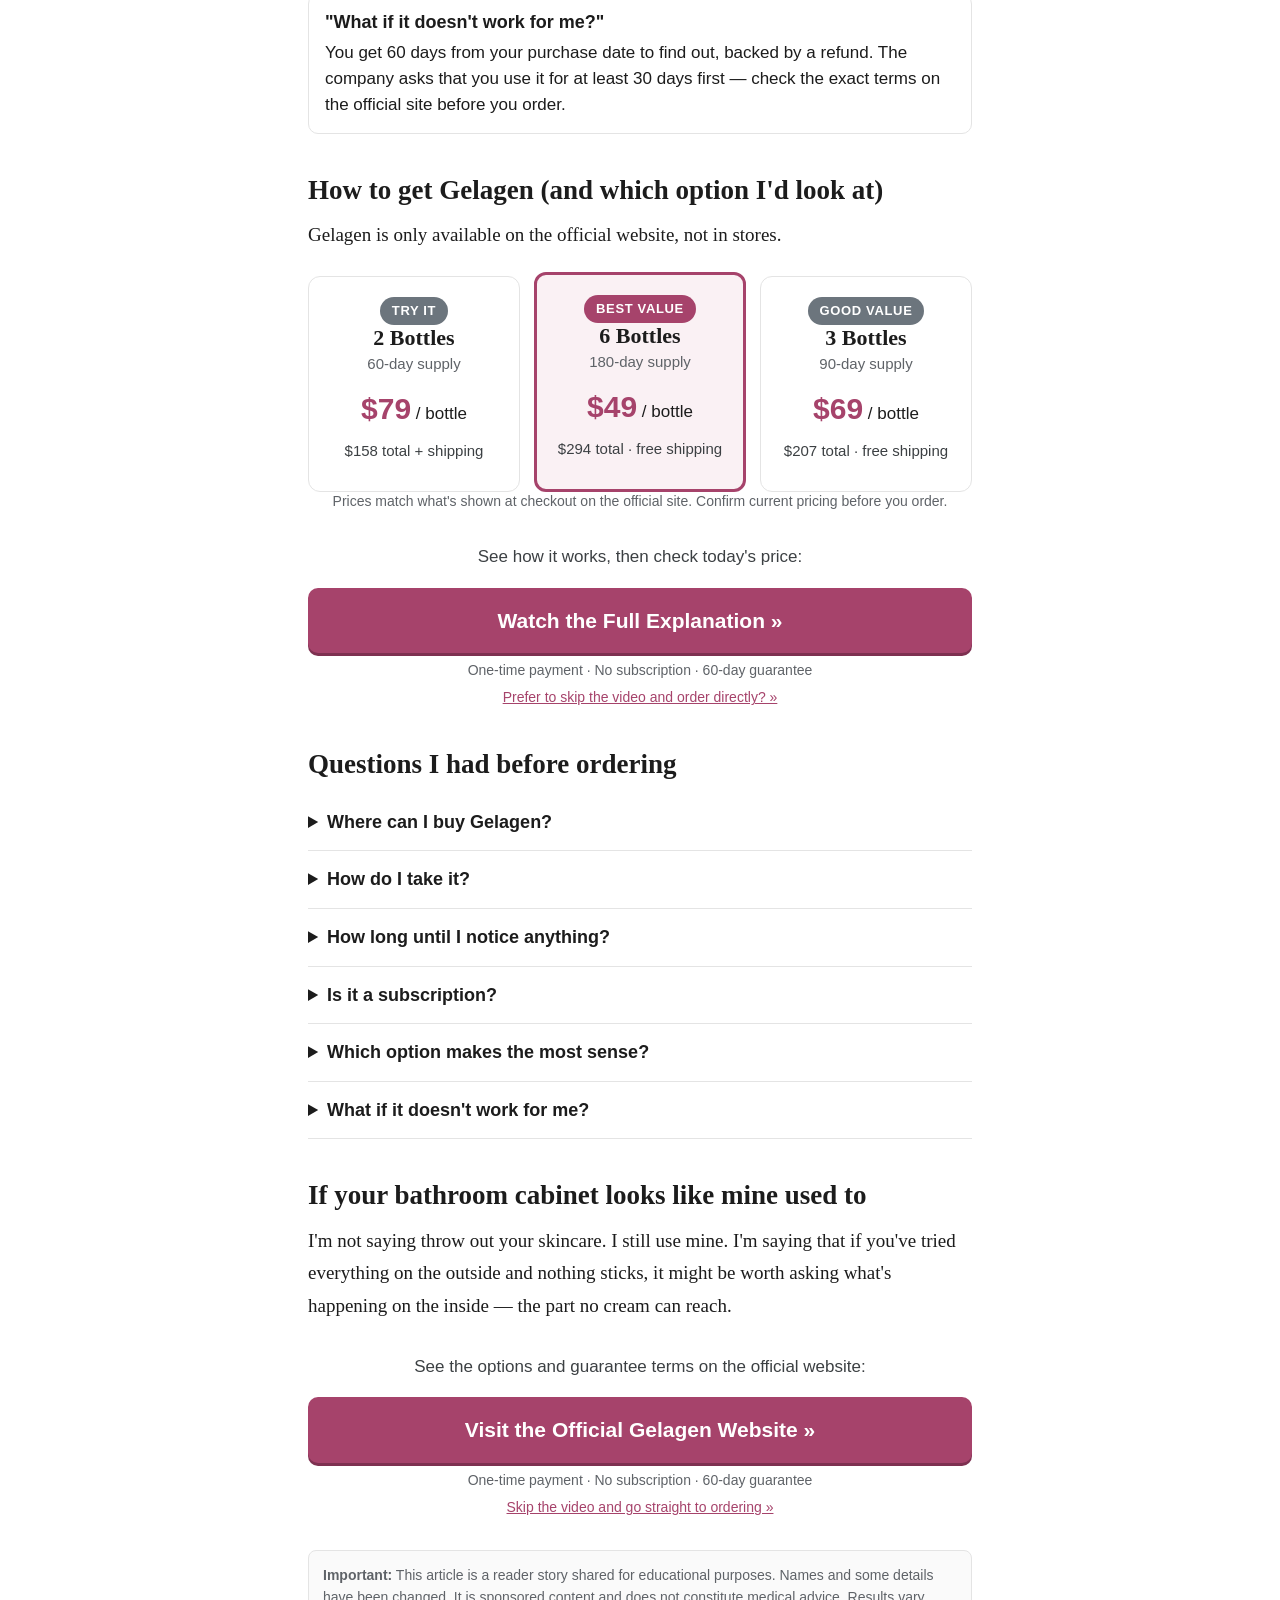
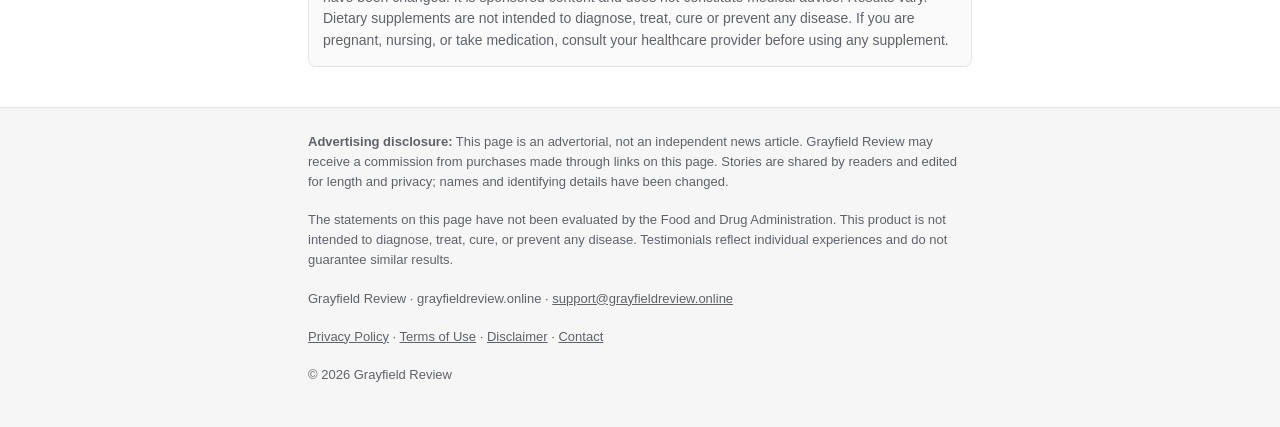
<file: glow-after-40/index.html>
<!DOCTYPE html>
<html lang="en">
<head>
<meta charset="utf-8">
<meta name="viewport" content="width=device-width, initial-scale=1">
<script type="text/javascript">
    (function(c,l,a,r,i,t,y){
        c[a]=c[a]||function(){(c[a].q=c[a].q||[]).push(arguments)};
        t=l.createElement(r);t.async=1;t.src="https://www.clarity.ms/tag/"+i;
        y=l.getElementsByTagName(r)[0];y.parentNode.insertBefore(t,y);
    })(window, document, "clarity", "script", "ylg42qkboq");
</script>
<!-- Taboola Pixel Code -->
<script type='text/javascript'>
  window._tfa = window._tfa || [];
  window._tfa.push({notify: 'event', name: 'page_view', id: 2105796});
  !function (t, f, a, x) {
         if (!document.getElementById(x)) {
            t.async = 1;t.src = a;t.id=x;f.parentNode.insertBefore(t, f);
         }
  }(document.createElement('script'),
  document.getElementsByTagName('script')[0],
  '//cdn.taboola.com/libtrc/unip/2105796/tfa.js',
  'tb_tfa_script');
</script>
<!-- End of Taboola Pixel Code -->
<title>Her Nails, Hair and Skin Were All Falling Apart at Once. Turns Out It Was One Thing.</title>
<meta name="robots" content="noindex">
<style>
  :root{--ink:#1c1c1c;--muted:#5f6368;--line:#e4e4e4;--accent:#a6436b;--accent-dark:#7d3050;--soft:#faf1f4;--tag:#9b2c20;--paper:#fffdf8}
  *{box-sizing:border-box}
  body{margin:0;background:#fff;color:var(--ink);font:19px/1.7 Georgia,"Times New Roman",serif}
  img{max-width:100%;height:auto;display:block}
  a{color:var(--accent)}
  .sans{font-family:-apple-system,BlinkMacSystemFont,"Segoe UI",Roboto,Arial,sans-serif}
  .wrap{max-width:700px;margin:0 auto;padding-inline:18px}
  .disclosure{background:#f1f1f1;color:#555;font:12px/1.4 -apple-system,Segoe UI,Arial,sans-serif;letter-spacing:.04em;text-align:center;padding:7px 12px}
  header.site{border-bottom:3px double var(--ink);background:var(--paper)}
  header.site .wrap{padding-block:16px;text-align:center}
  .brand{font:700 30px/1 Georgia,serif;letter-spacing:-.01em;color:var(--ink);text-decoration:none}
  .brand span{color:var(--accent)}
  .tagline{font:italic 14px/1.4 Georgia,serif;color:var(--muted);margin-top:6px}
  .kicker{margin-top:26px;font:700 13px/1.3 -apple-system,Segoe UI,Arial,sans-serif;letter-spacing:.08em;text-transform:uppercase;color:var(--tag)}
  h1{font:700 36px/1.18 Georgia,serif;margin:10px 0 14px;letter-spacing:-.01em}
  .dek{font-size:21px;line-height:1.5;color:#3a3a3a;margin:0 0 16px}
  .byline{font:14px/1.5 -apple-system,Segoe UI,Arial,sans-serif;color:var(--muted);border-top:1px solid var(--line);border-bottom:1px solid var(--line);padding-block:10px;margin-bottom:22px}
  .byline b{color:var(--ink)}
  figure{margin:26px 0}
  figcaption{font:italic 15px/1.45 Georgia,serif;color:var(--muted);margin-top:7px}
  .imgph{background:var(--soft);border:1px dashed #cbb; border-radius:10px;padding:34px 18px;text-align:center;font:14px/1.5 -apple-system,Segoe UI,Arial,sans-serif;color:#9a7185}
  h2{font:700 27px/1.25 Georgia,serif;margin:40px 0 12px}
  p{margin:0 0 18px}
  .dropcap:first-letter{float:left;font:700 64px/.8 Georgia,serif;padding:6px 8px 0 0;color:var(--accent)}
  .pull{border-left:4px solid var(--accent);padding:4px 0 4px 18px;margin:28px 0;font:italic 24px/1.45 Georgia,serif;color:#2b2b2b}
  .note{background:var(--soft);border-radius:10px;padding:16px 18px;margin:26px 0;font:17px/1.6 -apple-system,Segoe UI,Arial,sans-serif}
  .note b{display:block;margin-bottom:4px}
  .src{display:block;margin-top:8px;font:13px/1.5 -apple-system,Segoe UI,Arial,sans-serif;color:var(--muted)}
  .stat{text-align:center;border-top:1px solid var(--line);border-bottom:1px solid var(--line);padding-block:20px;margin:28px 0}
  .stat b{display:block;font:700 46px/1.1 Georgia,serif;color:var(--accent)}
  .stat small{display:block;font:16px/1.5 -apple-system,Segoe UI,Arial,sans-serif;color:#3c4043;margin-top:6px}
  .stat a{font:13px -apple-system,Segoe UI,Arial,sans-serif}
  ul.check{list-style:none;padding:0;margin:0 0 18px}
  ul.check li{position:relative;padding-left:36px;margin-bottom:12px}
  ul.check li:before{content:"";position:absolute;left:0;top:6px;width:24px;height:24px;border-radius:50%;background:var(--accent) url("data:image/svg+xml,%3Csvg xmlns='http://www.w3.org/2000/svg' viewBox='0 0 24 24'%3E%3Cpath fill='none' stroke='white' stroke-width='3' d='M5 12l5 5 9-10'/%3E%3C/svg%3E") center/14px no-repeat}
  ol.tried{padding-left:22px}
  ol.tried li{margin-bottom:10px}
  .ingredients{display:grid;gap:12px;margin:20px 0}
  .ing{border:1px solid var(--line);border-radius:10px;padding:14px 16px;font:17px/1.55 -apple-system,Segoe UI,Arial,sans-serif}
  .ing b{display:block;font-size:18px;margin-bottom:3px}
  .cta-box{text-align:center;margin:32px 0}
  .cta-box p{font:17px/1.5 -apple-system,Segoe UI,Arial,sans-serif;color:#3c4043}
  a.cta{display:block;width:100%;background:var(--accent);color:#fff;text-decoration:none;font:700 21px/1.3 -apple-system,Segoe UI,Arial,sans-serif;padding:19px 20px;border-radius:10px;box-shadow:0 3px 0 var(--accent-dark)}
  a.cta:hover{background:var(--accent-dark)}
  .cta-note{font:14px/1.4 -apple-system,Segoe UI,Arial,sans-serif;color:var(--muted);margin-top:8px}
  .packs{display:grid;grid-template-columns:1fr;gap:14px;margin:20px 0 8px;font-family:-apple-system,Segoe UI,Arial,sans-serif}
  .pack{border:1px solid var(--line);border-radius:12px;padding:16px;text-align:center;min-width:0}
  .pack-best{border:3px solid var(--accent);background:var(--soft)}
  .pack-tag{display:inline-block;font-size:13px;font-weight:700;text-transform:uppercase;letter-spacing:.05em;color:#fff;background:#6c757d;border-radius:20px;padding:3px 12px}
  .pack-best .pack-tag{background:var(--accent)}
  .pack-name{font:700 22px/1.2 Georgia,serif}
  .pack-days{font-size:15px;color:var(--muted)}
  .pack-price{font-size:17px;margin-top:6px}
  .pack-price b{font-size:30px;color:var(--accent)}
  .pack-total{font-size:15px;color:#3c4043;margin:4px 0 12px}
  .faq{font-family:-apple-system,Segoe UI,Arial,sans-serif}
  .faq details{border-bottom:1px solid var(--line);padding-block:13px}
  .faq summary{font-weight:700;cursor:pointer;font-size:18px}
  .faq details p{margin:8px 0 0;font-size:17px}
  .disclaimer{font:14px/1.55 -apple-system,Segoe UI,Arial,sans-serif;color:var(--muted);background:#fafafa;border:1px solid var(--line);border-radius:8px;padding:14px;margin:28px 0}
  footer.site{margin-top:40px;background:#f6f6f6;border-top:1px solid var(--line);font:13px/1.55 -apple-system,Segoe UI,Arial,sans-serif;color:var(--muted)}
  footer.site .wrap{padding-block:24px}
  footer.site a{color:var(--muted)}
  @media (min-width:640px){
    h1{font-size:44px}
    .packs{grid-template-columns:repeat(3,minmax(0,1fr));align-items:end}
  }
</style>
</head>
<body>

<div class="disclosure">ADVERTORIAL &middot; SPONSORED BY GRAYFIELD REVIEW &middot; NOT MEDICAL ADVICE</div>
<div class="disclosure" style="font-size:11px">This is a paid advertisement for adults 18+. Individual results are not typical and may vary. Gelagen is not intended to diagnose, treat, cure or prevent any disease. These statements have not been evaluated by the FDA.</div>

<header class="site">
  <div class="wrap">
    <a class="brand" href="/">Grayfield <span>Review</span></a>
    <div class="tagline">Straight talk about health after 50</div>
  </div>
</header>

<main class="wrap">

  <div class="kicker">Reader Story &middot; Skin &amp; Beauty</div>

  <h1>Her Nails, Hair and Skin Were All Falling Apart at Once. Turns Out It Was One Thing.</h1>

  <p class="dek">I spent two years on creams and serums that all promised the same thing. None of them explained why my skin, hair and nails were all falling apart at the same time &mdash; until I found out they were never three separate problems.</p>

  <div class="byline"><b>A reader story, as told to the Grayfield Review</b> &middot; September 2026<br>Names and some details have been changed for privacy.</div>

  <figure>
    <img src="imagens/hero.jpg" alt="Woman in her 40s looking at her reflection in a bathroom mirror, surrounded by skincare bottles and jars" width="1200" height="800">
    <figcaption>"I had a drawer full of half-used jars and still felt like something wasn't adding up."</figcaption>
  </figure>

  <p class="dropcap">I have a drawer full of half-used jars. Serums, retinol creams, a jade roller I used exactly twice. I could open a small pharmacy with what's under my sink.</p>

  <p>It started small. My nails got thin enough to bend instead of break. Then my hair started coming out in the shower drain in a way it never used to. Then the dullness &mdash; the kind of tired-looking skin that no amount of concealer quite fixes.</p>

  <p>I did what anyone does. I bought a better moisturizer. Then a "brightening" serum. Then a hair mask that smelled expensive enough to be convincing.</p>

  <p>None of it stuck. A week of looking better, then back to where I started.</p>

  <div class="pull">"I was treating three different problems on the outside. It never occurred to me they might share the same cause underneath."</div>

  <h2>What I was missing, right in front of me</h2>

  <p>My sister-in-law, Priya, is a dietitian. She came over for dinner, saw the drawer (I'd left it open, mid-inventory of what to throw out), and asked me one question: "What have you actually been eating this month?"</p>

  <p>I laughed it off. Then I actually thought about it. Coffee for breakfast. Salad, most days, because I was "being good." Whatever was fastest for dinner.</p>

  <p>"Your skin, your hair, your nails," she said, "are the last place your body sends nutrients. Not the first. If you're running low on the raw materials they need to rebuild, that's where it shows up first &mdash; because everything more urgent gets fed before them."</p>

  <div class="note"><b>Worth knowing</b>Skin, hair and nails are made mostly of keratin, a protein your body rebuilds constantly. Building it depends on specific nutrients &mdash; B-vitamins and biotin among them &mdash; being available in the first place.</div>

  <p>That reframed the entire two years for me. I hadn't been unlucky. I'd been trying to fix a supply problem from the outside, with things that never got past the surface.</p>

  <h2>Three "separate" problems, one root</h2>

  <p>Priya broke it down the way she does for her patients:</p>

  <ul class="check">
    <li>Your nails are thin or peeling, even though you don't bite them or use harsh polish removers</li>
    <li>Your hair sheds more than a small handful when you wash it</li>
    <li>Your skin looks tired or dull no matter how much you sleep or how much water you drink</li>
    <li>You've spent real money on topical products that helped for a week, then stopped working</li>
  </ul>

  <p>I said yes to every one. Priya's point was simple: creams work on the surface. What she was describing works on the supply line underneath it &mdash; the one topical products can't reach at all.</p>

  <div class="cta-box">
    <a class="cta" data-area="cta-early" href="https://mwebwatchpoint.com/13570/34/6/?click_area=cta-early">This Is the Part That Finally Made Sense &raquo;</a>
    <div class="cta-note"><a data-area="cta-early-dtc" href="https://mwebwatchpoint.com/13571/1914/2/?click_area=cta-early-dtc">Already know you want it? Skip to ordering &raquo;</a></div>
  </div>

  <h2>What I tried before (and why none of it lasted)</h2>

  <ol class="tried">
    <li><b>Retinol serum.</b> Helped short-term, dried out my skin, did nothing for my hair or nails.</li>
    <li><b>Biotin gummies from the drugstore, the cheapest ones.</b> Took them for six weeks. Honestly couldn't tell if anything changed.</li>
    <li><b>A $40 hair mask.</b> Smelled incredible. My hair still fell out at the same rate.</li>
    <li><b>Cutting back on washing my hair, on advice from a forum.</b> Just made it look worse, faster.</li>
  </ol>

  <p>Every one of these treated the outside. None of them addressed what Priya was talking about: whether my body actually had what it needed to rebuild in the first place.</p>

  <h2>What Priya actually recommended</h2>

  <p>She wasn't selling anything &mdash; she just said to look for a supplement that covered the basics properly instead of guessing with drugstore biotin alone. That's how I ended up looking at <b>Gelagen</b>.</p>

  <figure>
    <img src="imagens/product.png" alt="Two bottles of Gelagen advanced gummies for skin health" width="1200" height="1200">
    <figcaption>Gelagen: two gummies a day, not one more capsule to remember.</figcaption>
  </figure>

  <p>It's a gummy, not a pill, which mattered to me &mdash; one more capsule to remember was never going to happen. Two a day, about 30 minutes before a meal.</p>

  <div class="ingredients">
    <div class="ing"><b>Biotin</b>The building block most associated with keratin production &mdash; the structural protein in skin, hair and nails.</div>
    <div class="ing"><b>Vitamin B12 (methylcobalamin)</b>A highly absorbable form of B12, involved in cell renewal.</div>
    <div class="ing"><b>Vitamin B6 (pyridoxine HCl)</b>Involved in regulating oil production, including around the T-zone.</div>
    <div class="ing"><b>Folate</b>Supports the production of new, healthy tissue.</div>
    <div class="ing"><b>Pantothenic acid (d-calcium pantothenate)</b>Supports the skin's natural moisture barrier.</div>
  </div>

  <div class="note"><b>Editor's note: what the research actually says</b>Biotin deficiency is well documented to cause hair thinning and skin rashes, which is why biotin is studied for hair, skin and nail health. B12 and folate are both required for normal cell division, the process your body uses to replace skin, hair and nail cells. This describes how these nutrients function generally &mdash; it isn't a claim that Gelagen specifically has been clinically tested.
    <span class="src">Sources: <a href="https://ods.od.nih.gov/factsheets/Biotin-HealthProfessional/" target="_blank" rel="noopener">NIH Office of Dietary Supplements, Biotin</a> &middot; <a href="https://ods.od.nih.gov/factsheets/VitaminB12-HealthProfessional/" target="_blank" rel="noopener">NIH ODS, Vitamin B12</a> &middot; <a href="https://ods.od.nih.gov/factsheets/Folate-HealthProfessional/" target="_blank" rel="noopener">NIH ODS, Folate</a></span>
  </div>

  <div class="note"><b>Editor's note: B6 and pantothenic acid</b>B6 is a coenzyme involved in over 100 enzyme reactions, and documented deficiency can show up as skin changes including dermatitis. Pantothenic acid is required to make coenzyme A, which your body uses to build and process fats &mdash; including the lipids in skin's outer layer. Neither fact sheet claims a specific cosmetic effect; this is general nutrient biology, not a study on Gelagen.
    <span class="src">Sources: <a href="https://ods.od.nih.gov/factsheets/VitaminB6-HealthProfessional/" target="_blank" rel="noopener">NIH ODS, Vitamin B6</a> &middot; <a href="https://ods.od.nih.gov/factsheets/PantothenicAcid-HealthProfessional/" target="_blank" rel="noopener">NIH ODS, Pantothenic Acid</a></span>
  </div>

  <p class="src">*These statements have not been evaluated by the Food and Drug Administration. Gelagen is not intended to diagnose, treat, cure or prevent any disease.</p>

  <div class="note"><b>What I checked before ordering</b>The label lists these five actives by name and amount &mdash; nothing hidden behind a vague "complex." Made in the US in an FDA-registered facility, per the official site. If you're pregnant, nursing, or on medication, talk to your doctor before starting, same as with any supplement.</div>

  <h2>What changed for me</h2>

  <p>I'm not going to tell you my hair transformed overnight, because it didn't. The first thing I noticed, a few weeks in, was fewer strands in the shower drain. My nails held a manicure longer without chipping. My skin looked less tired in a way that wasn't really about makeup anymore.</p>

  <p>I still moisturize. I still wear sunscreen. I just stopped expecting a jar applied to the outside to fix something that was running low on the inside.</p>

  <div class="note"><b>Please read</b>This is one person's experience. Results vary. Gelagen is a dietary supplement and is not intended to diagnose, treat, cure or prevent any disease.</div>

  <h2>Before you talk yourself out of this</h2>

  <div class="ing"><b>"I've tried gummy vitamins before. Nothing happened."</b>Most drugstore biotin gummies are biotin alone, at a low dose, with nothing else. Gelagen pairs it with B12, B6, folate and pantothenic acid &mdash; the fuller set researchers connect to skin and keratin health, not just one ingredient in isolation.</div>

  <div class="ing"><b>"This sounds like every other beauty supplement."</b>Every active ingredient is named on the label with its form (like "methylcobalamin," not just "B12"). Look them up yourself before you decide.</div>

  <div class="ing"><b>"It's expensive."</b>The 6-bottle option works out to about $1.63 a day &mdash; less than the $40 hair mask that did nothing for me.</div>

  <div class="ing"><b>"What if it doesn't work for me?"</b>You get 60 days from your purchase date to find out, backed by a refund. The company asks that you use it for at least 30 days first &mdash; check the exact terms on the official site before you order.</div>

  <h2>How to get Gelagen (and which option I'd look at)</h2>

  <p>Gelagen is only available on the official website, not in stores.</p>

  <div class="packs">
    <div class="pack">
      <div class="pack-tag">Try It</div>
      <div class="pack-name">2 Bottles</div>
      <div class="pack-days">60-day supply</div>
      <div class="pack-price"><b>$79</b> / bottle</div>
      <div class="pack-total">$158 total + shipping</div>
    </div>
    <div class="pack pack-best">
      <div class="pack-tag">Best Value</div>
      <div class="pack-name">6 Bottles</div>
      <div class="pack-days">180-day supply</div>
      <div class="pack-price"><b>$49</b> / bottle</div>
      <div class="pack-total">$294 total &middot; free shipping</div>
    </div>
    <div class="pack">
      <div class="pack-tag">Good Value</div>
      <div class="pack-name">3 Bottles</div>
      <div class="pack-days">90-day supply</div>
      <div class="pack-price"><b>$69</b> / bottle</div>
      <div class="pack-total">$207 total &middot; free shipping</div>
    </div>
  </div>
  <p class="cta-note" style="text-align:center;margin-top:-8px">Prices match what's shown at checkout on the official site. Confirm current pricing before you order.</p>

  <div class="cta-box" id="offer">
    <p>See how it works, then check today's price:</p>
    <a class="cta" data-area="offer" href="https://mwebwatchpoint.com/13570/34/6/?click_area=offer">Watch the Full Explanation &raquo;</a>
    <div class="cta-note">One-time payment &middot; No subscription &middot; 60-day guarantee</div>
    <div class="cta-note"><a data-area="offer-dtc" href="https://mwebwatchpoint.com/13571/1914/2/?click_area=offer-dtc">Prefer to skip the video and order directly? &raquo;</a></div>
  </div>

  <h2>Questions I had before ordering</h2>

  <div class="faq">
    <details><summary>Where can I buy Gelagen?</summary><p>Only on the official website. It isn't sold in stores.</p></details>
    <details><summary>How do I take it?</summary><p>Two gummies a day, about 30 minutes before a meal, per the official label.</p></details>
    <details><summary>How long until I notice anything?</summary><p>Everyone is different. In my case, the first thing I noticed was fewer strands in the shower drain, a few weeks in.</p></details>
    <details><summary>Is it a subscription?</summary><p>No. According to the company, every order is a one-time purchase with no automatic renewals.</p></details>
    <details><summary>Which option makes the most sense?</summary><p>The 6-bottle supply has the lowest price per bottle. The 3-bottle supply is a reasonable way to give it a fair try. Check current pricing on the official website.</p></details>
    <details><summary>What if it doesn't work for me?</summary><p>Orders come with a 60-day guarantee from the purchase date. The company asks you to use the product for at least 30 days first. Read the full refund terms on the official website before ordering.</p></details>
  </div>

  <h2>If your bathroom cabinet looks like mine used to</h2>

  <p>I'm not saying throw out your skincare. I still use mine. I'm saying that if you've tried everything on the outside and nothing sticks, it might be worth asking what's happening on the inside &mdash; the part no cream can reach.</p>

  <div class="cta-box">
    <p>See the options and guarantee terms on the official website:</p>
    <a class="cta" data-area="cta2" href="https://mwebwatchpoint.com/13570/34/6/?click_area=cta2">Visit the Official Gelagen Website &raquo;</a>
    <div class="cta-note">One-time payment &middot; No subscription &middot; 60-day guarantee</div>
    <div class="cta-note"><a data-area="cta2-dtc" href="https://mwebwatchpoint.com/13571/1914/2/?click_area=cta2-dtc">Skip the video and go straight to ordering &raquo;</a></div>
  </div>

  <div class="disclaimer">
    <b>Important:</b> This article is a reader story shared for educational purposes. Names and some details have been changed. It is sponsored content and does not constitute medical advice. Results vary. Dietary supplements are not intended to diagnose, treat, cure or prevent any disease. If you are pregnant, nursing, or take medication, consult your healthcare provider before using any supplement.
  </div>

</main>

<footer class="site">
  <div class="wrap">
    <p><b>Advertising disclosure:</b> This page is an advertorial, not an independent news article. Grayfield Review may receive a commission from purchases made through links on this page. Stories are shared by readers and edited for length and privacy; names and identifying details have been changed.</p>
    <p>The statements on this page have not been evaluated by the Food and Drug Administration. This product is not intended to diagnose, treat, cure, or prevent any disease. Testimonials reflect individual experiences and do not guarantee similar results.</p>
    <p>Grayfield Review &middot; grayfieldreview.online &middot; <a href="mailto:support@grayfieldreview.online">support@grayfieldreview.online</a></p>
    <p><a href="#privacy" data-legal="privacy">Privacy Policy</a> &middot; <a href="#terms" data-legal="terms">Terms of Use</a> &middot; <a href="#disclaimer" data-legal="disclaimer">Disclaimer</a> &middot; <a href="#contact" data-legal="contact">Contact</a></p>
    <p>&copy; <span id="year"></span> Grayfield Review</p>
  </div>
</footer>

<script>
  var d = new Date();
  document.getElementById("year").textContent = d.getFullYear();

  var incoming = new URLSearchParams(location.search);
  document.querySelectorAll("a[data-area]").forEach(function (a) {
    var url = new URL(a.href);
    // Taboola manda o click ID como tblci; repassa pra MaxWeb poder casar a venda no postback
    if (incoming.get("tblci")) url.searchParams.set("tblci", incoming.get("tblci"));
    a.href = url.toString();
  });

  // Taboola: evento de clique no botao da oferta
  document.querySelectorAll("a[data-area]").forEach(function (a) {
    a.addEventListener("click", function (e) {
      if (e.ctrlKey || e.metaKey || e.shiftKey || e.button !== 0) {
        window._tfa.push({notify: "event", name: "click_offer", id: 2105796});
        return;
      }
      e.preventDefault();
      window._tfa.push({notify: "event", name: "click_offer", id: 2105796});
      var href = a.href;
      setTimeout(function () { window.location.href = href; }, 300);
    });
  });
</script>
<script src="/assets/legal.js"></script>
</body>
</html>
</file>
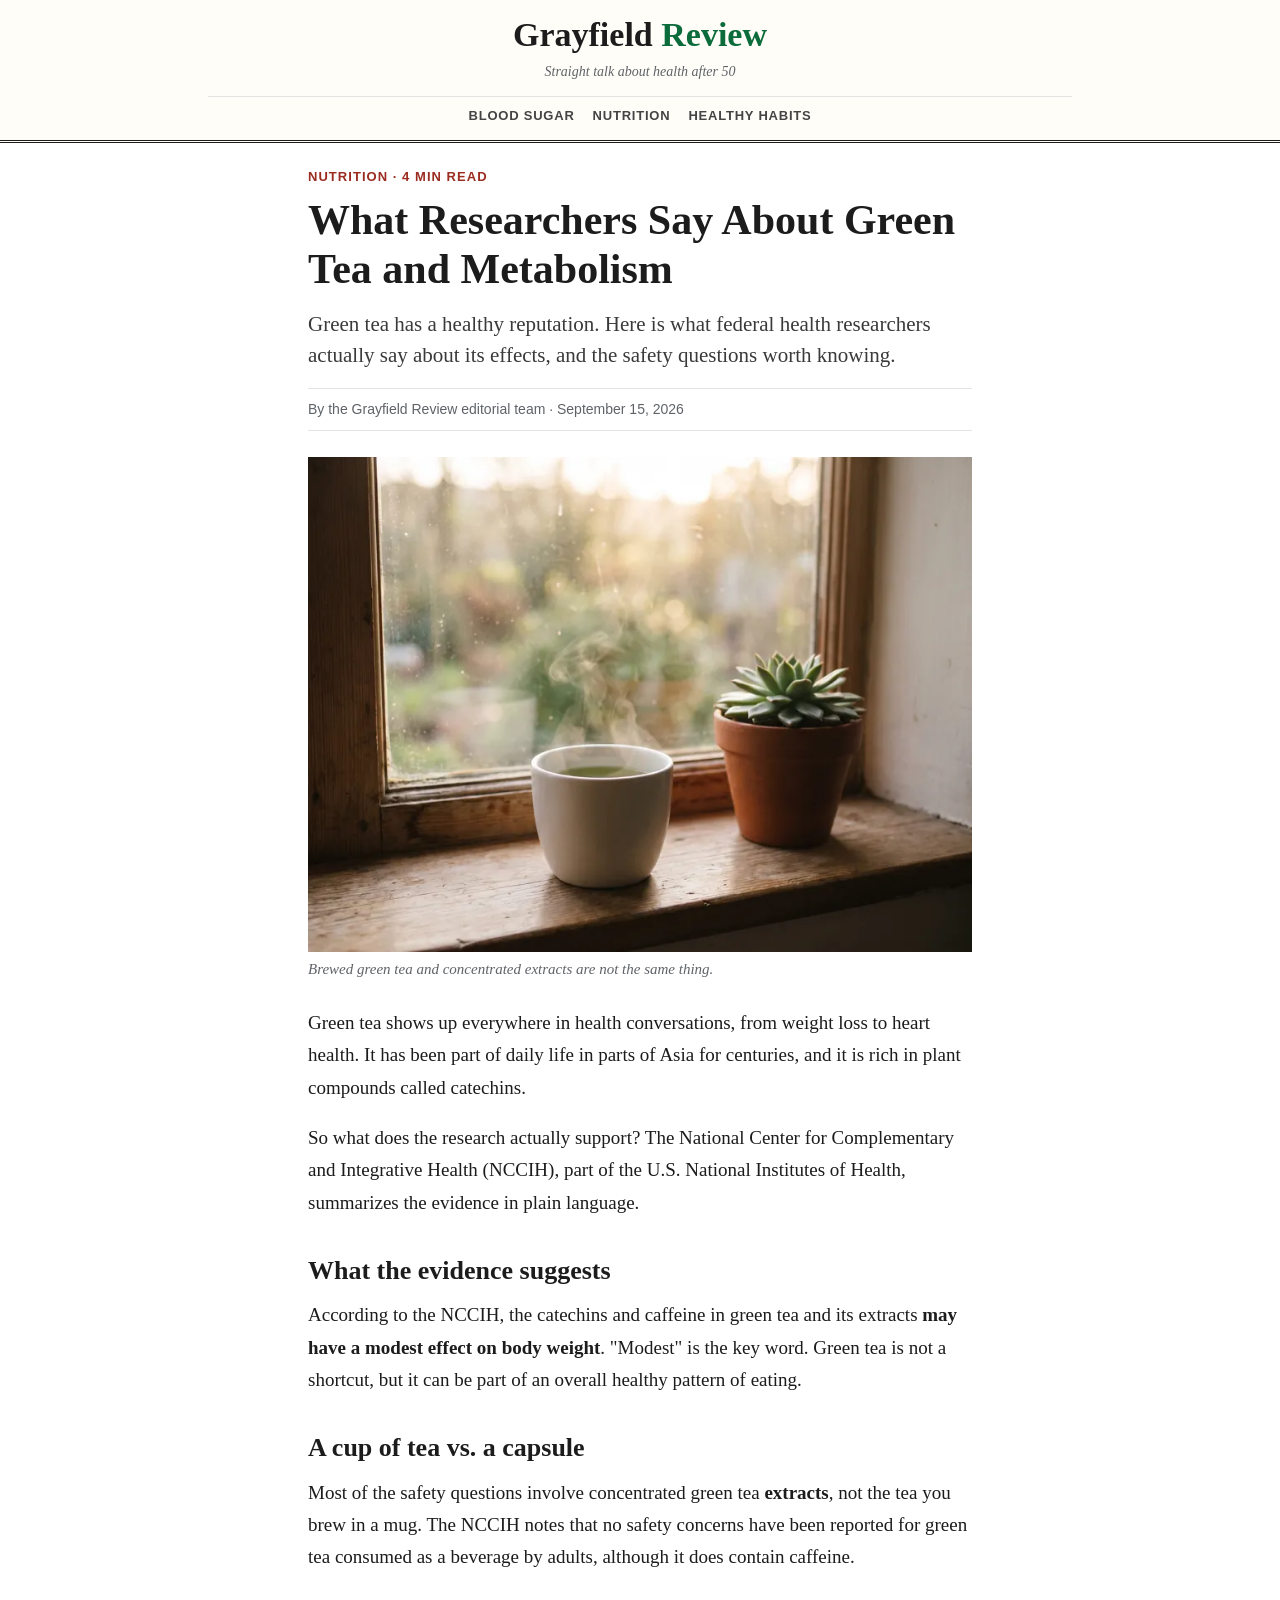
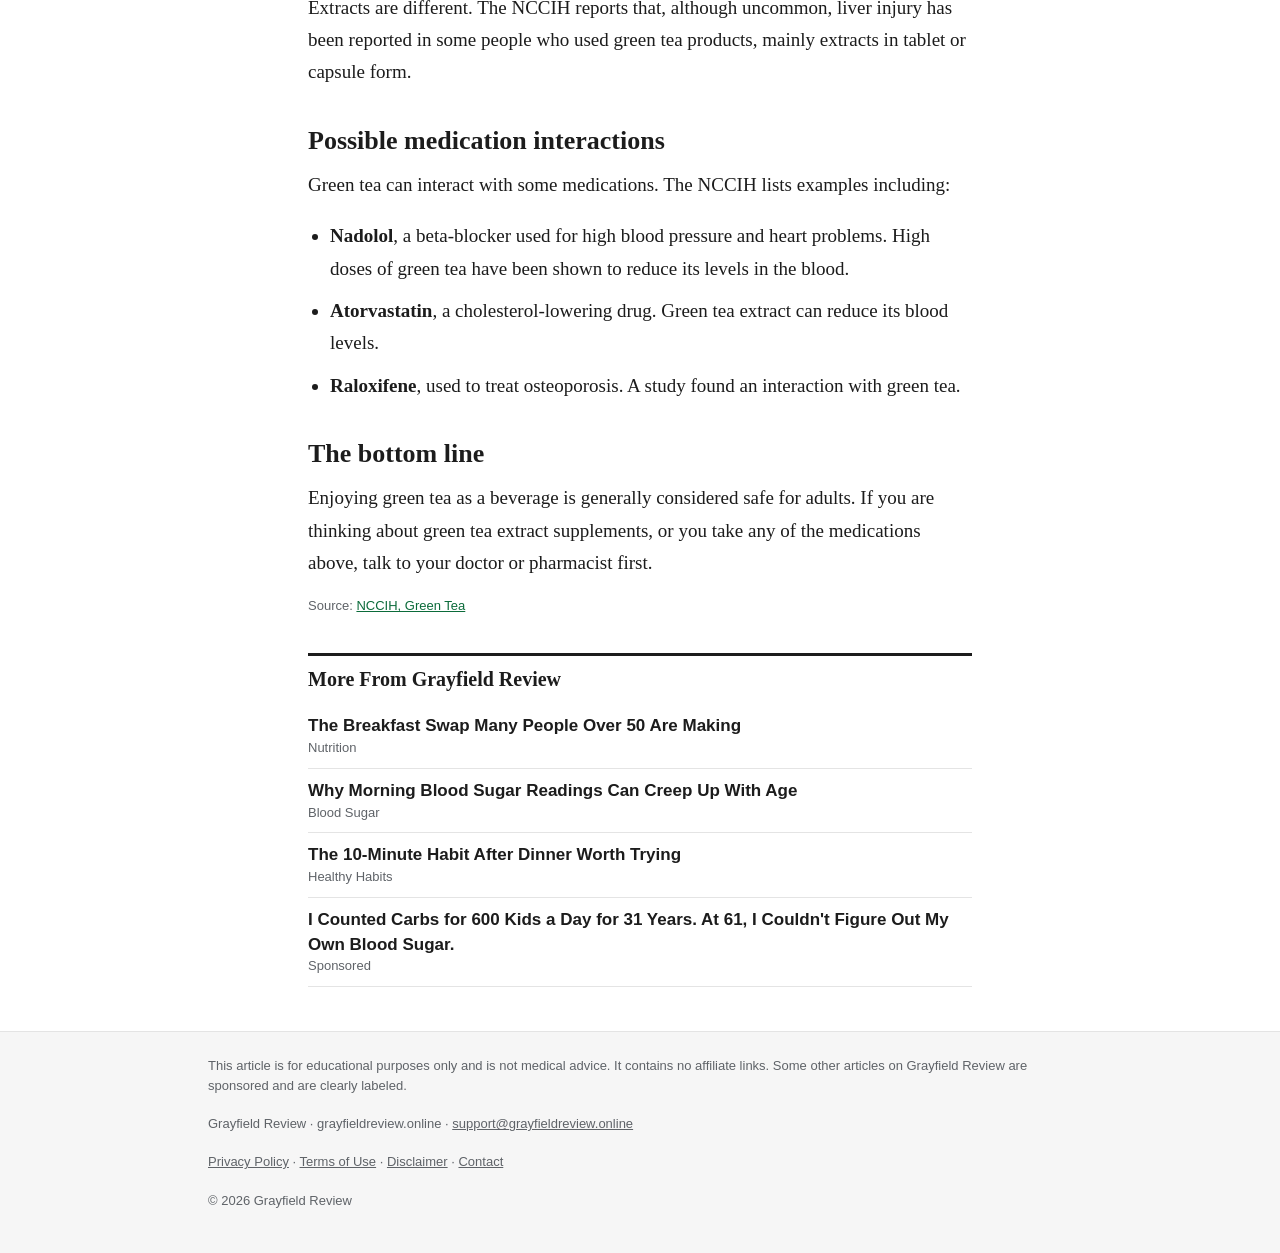
<file: green-tea-facts/index.html>
<!DOCTYPE html>
<html lang="en">
<head>
<meta charset="utf-8">
<meta name="viewport" content="width=device-width, initial-scale=1">
<!-- Taboola Pixel Code -->
<script type='text/javascript'>
  window._tfa = window._tfa || [];
  window._tfa.push({notify: 'event', name: 'page_view', id: 2105796});
  !function (t, f, a, x) {
         if (!document.getElementById(x)) {
            t.async = 1;t.src = a;t.id=x;f.parentNode.insertBefore(t, f);
         }
  }(document.createElement('script'),
  document.getElementsByTagName('script')[0],
  '//cdn.taboola.com/libtrc/unip/2105796/tfa.js',
  'tb_tfa_script');
</script>
<!-- End of Taboola Pixel Code -->
<title>What Researchers Say About Green Tea and Metabolism | Grayfield Review</title>
<meta name="description" content="Green tea has a healthy reputation. Here is what federal health researchers actually say about its effects, and the safety questions worth knowing.">
<link rel="stylesheet" href="/assets/site.css">
</head>
<body>

<header class="site">
  <div class="wrap-wide">
    <a class="brand" href="/">Grayfield <span>Review</span></a>
    <div class="tagline">Straight talk about health after 50</div>
    <nav class="menu"><a href="/#blood-sugar">Blood Sugar</a><a href="/#nutrition">Nutrition</a><a href="/#healthy-habits">Healthy Habits</a></nav>
  </div>
</header>

<main class="wrap">
  <div class="kicker">Nutrition &middot; 4 min read</div>
  <h1>What Researchers Say About Green Tea and Metabolism</h1>
  <p class="dek">Green tea has a healthy reputation. Here is what federal health researchers actually say about its effects, and the safety questions worth knowing.</p>
  <div class="byline">By the Grayfield Review editorial team &middot; September 15, 2026</div>
  <figure>
    <img src="/green-tea-facts/imagens/green-tea.webp" alt="Cup of green tea on a sunny windowsill" width="800" height="597">
    <figcaption>Brewed green tea and concentrated extracts are not the same thing.</figcaption>
  </figure>

<p>Green tea shows up everywhere in health conversations, from weight loss to heart health. It has been part of daily life in parts of Asia for centuries, and it is rich in plant compounds called catechins.</p>
<p>So what does the research actually support? The National Center for Complementary and Integrative Health (NCCIH), part of the U.S. National Institutes of Health, summarizes the evidence in plain language.</p>

<h2>What the evidence suggests</h2>
<p>According to the NCCIH, the catechins and caffeine in green tea and its extracts <b>may have a modest effect on body weight</b>. "Modest" is the key word. Green tea is not a shortcut, but it can be part of an overall healthy pattern of eating.</p>

<h2>A cup of tea vs. a capsule</h2>
<p>Most of the safety questions involve concentrated green tea <b>extracts</b>, not the tea you brew in a mug. The NCCIH notes that no safety concerns have been reported for green tea consumed as a beverage by adults, although it does contain caffeine.</p>
<p>Extracts are different. The NCCIH reports that, although uncommon, liver injury has been reported in some people who used green tea products, mainly extracts in tablet or capsule form.</p>

<h2>Possible medication interactions</h2>
<p>Green tea can interact with some medications. The NCCIH lists examples including:</p>
<ul class="tips">
  <li><b>Nadolol</b>, a beta-blocker used for high blood pressure and heart problems. High doses of green tea have been shown to reduce its levels in the blood.</li>
  <li><b>Atorvastatin</b>, a cholesterol-lowering drug. Green tea extract can reduce its blood levels.</li>
  <li><b>Raloxifene</b>, used to treat osteoporosis. A study found an interaction with green tea.</li>
</ul>

<h2>The bottom line</h2>
<p>Enjoying green tea as a beverage is generally considered safe for adults. If you are thinking about green tea extract supplements, or you take any of the medications above, talk to your doctor or pharmacist first.</p>

<p class="meta">Source: <a href="https://www.nccih.nih.gov/health/green-tea" target="_blank" rel="noopener">NCCIH, Green Tea</a></p>

  <section class="more">
    <h3>More From Grayfield Review</h3>
    <ul><li><a href="/breakfast-swap-after-50/">The Breakfast Swap Many People Over 50 Are Making<small>Nutrition</small></a></li><li><a href="/morning-blood-sugar/">Why Morning Blood Sugar Readings Can Creep Up With Age<small>Blood Sugar</small></a></li><li><a href="/walk-after-dinner/">The 10-Minute Habit After Dinner Worth Trying<small>Healthy Habits</small></a></li><li><a href="/blood-sugar-after-50/">I Counted Carbs for 600 Kids a Day for 31 Years. At 61, I Couldn't Figure Out My Own Blood Sugar.<small>Sponsored</small></a></li></ul>
  </section>
</main>

<footer class="site">
  <div class="wrap-wide">
    <p>This article is for educational purposes only and is not medical advice. It contains no affiliate links. Some other articles on Grayfield Review are sponsored and are clearly labeled.</p>
    <p>Grayfield Review &middot; grayfieldreview.online &middot; <a href="mailto:support@grayfieldreview.online">support@grayfieldreview.online</a></p>
    <p><a href="#privacy" data-legal="privacy">Privacy Policy</a> &middot; <a href="#terms" data-legal="terms">Terms of Use</a> &middot; <a href="#disclaimer" data-legal="disclaimer">Disclaimer</a> &middot; <a href="#contact" data-legal="contact">Contact</a></p>
    <p>&copy; 2026 Grayfield Review</p>
  </div>
</footer>

<script src="/assets/legal.js"></script>
</body>
</html>
</file>
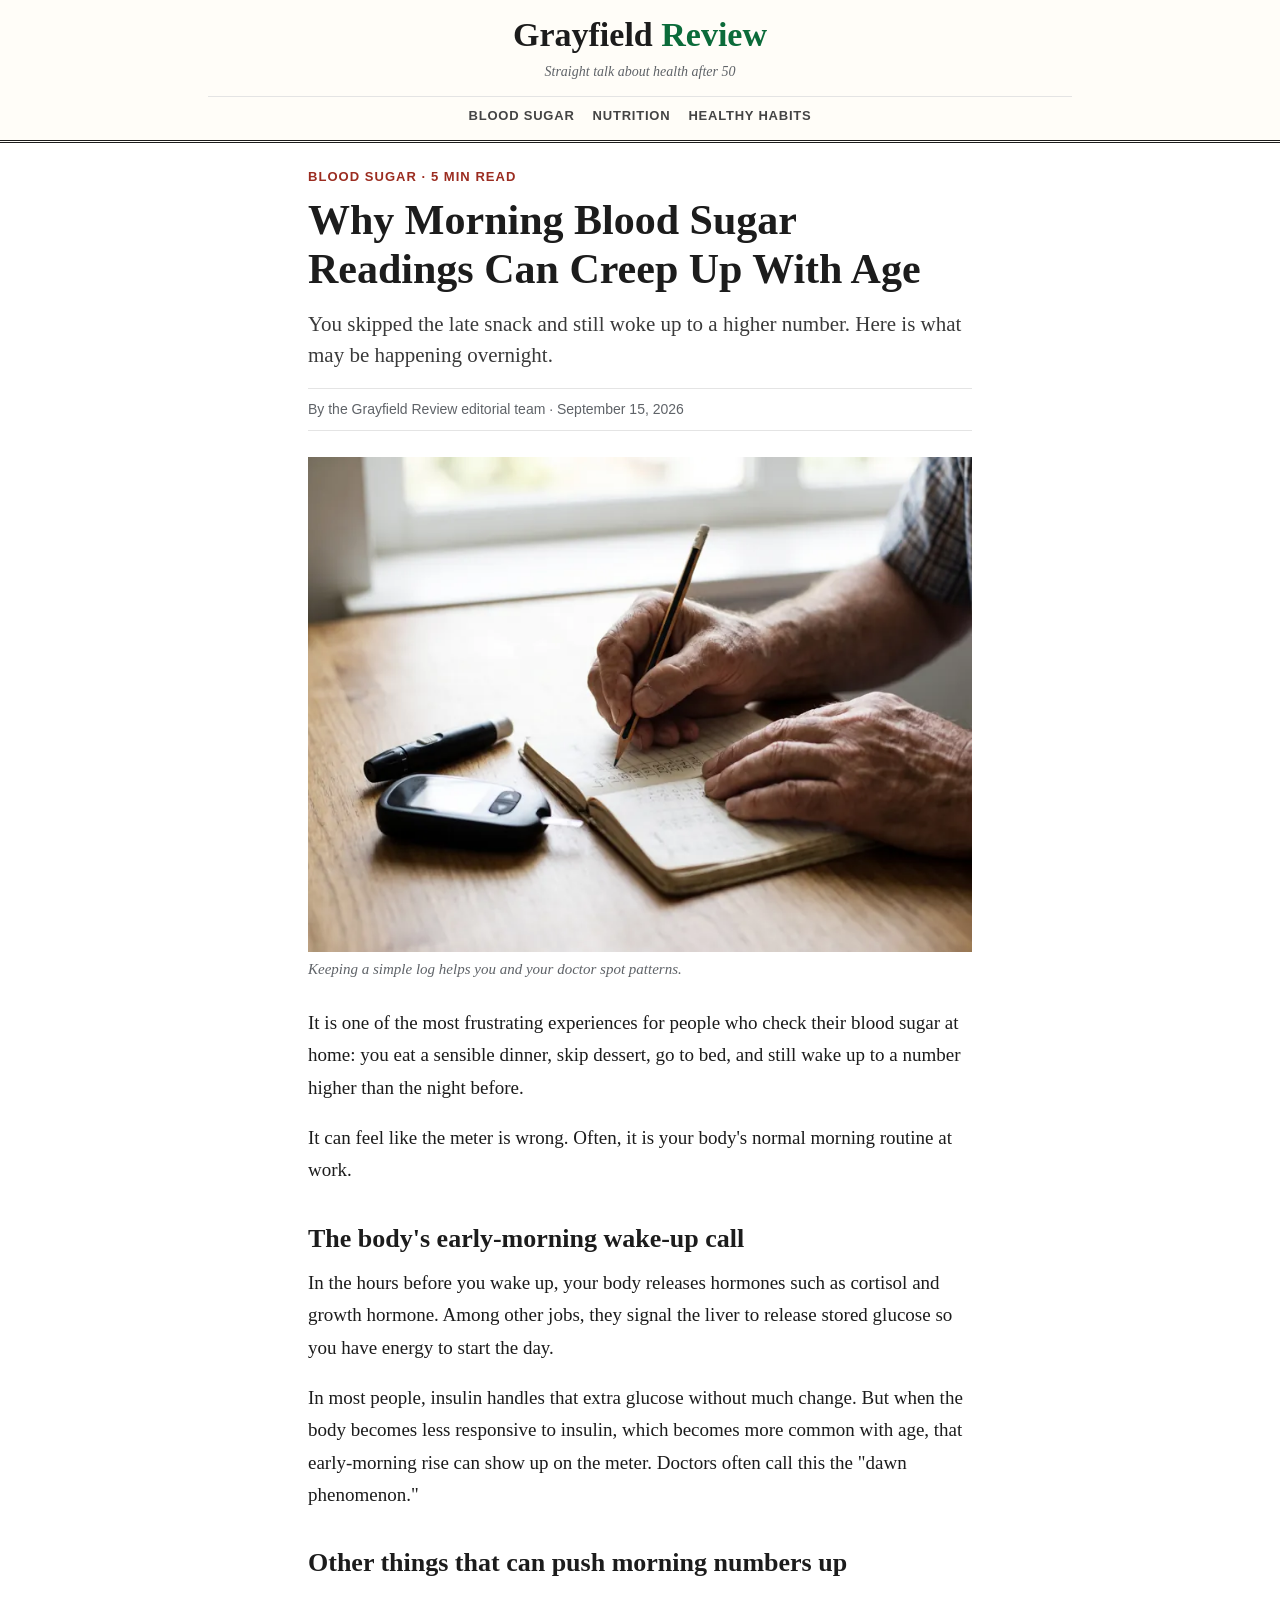
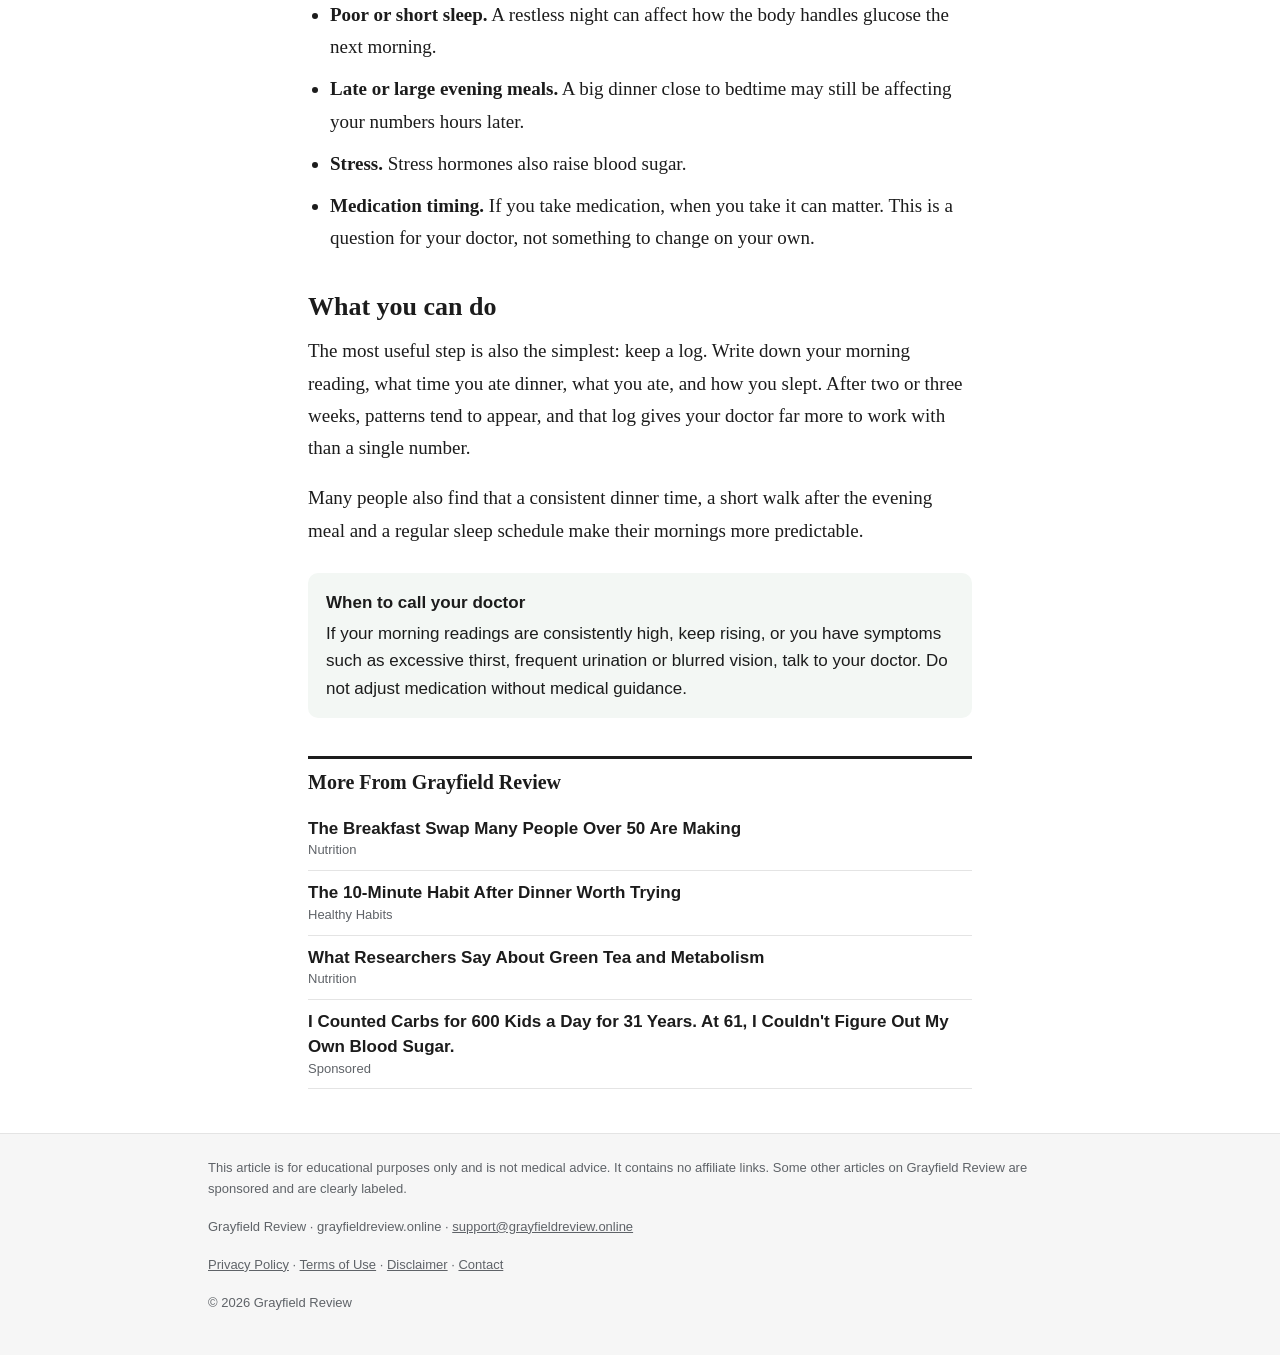
<file: morning-blood-sugar/index.html>
<!DOCTYPE html>
<html lang="en">
<head>
<meta charset="utf-8">
<meta name="viewport" content="width=device-width, initial-scale=1">
<!-- Taboola Pixel Code -->
<script type='text/javascript'>
  window._tfa = window._tfa || [];
  window._tfa.push({notify: 'event', name: 'page_view', id: 2105796});
  !function (t, f, a, x) {
         if (!document.getElementById(x)) {
            t.async = 1;t.src = a;t.id=x;f.parentNode.insertBefore(t, f);
         }
  }(document.createElement('script'),
  document.getElementsByTagName('script')[0],
  '//cdn.taboola.com/libtrc/unip/2105796/tfa.js',
  'tb_tfa_script');
</script>
<!-- End of Taboola Pixel Code -->
<title>Why Morning Blood Sugar Readings Can Creep Up With Age | Grayfield Review</title>
<meta name="description" content="You skipped the late snack and still woke up to a higher number. Here is what may be happening overnight.">
<link rel="stylesheet" href="/assets/site.css">
</head>
<body>

<header class="site">
  <div class="wrap-wide">
    <a class="brand" href="/">Grayfield <span>Review</span></a>
    <div class="tagline">Straight talk about health after 50</div>
    <nav class="menu"><a href="/#blood-sugar">Blood Sugar</a><a href="/#nutrition">Nutrition</a><a href="/#healthy-habits">Healthy Habits</a></nav>
  </div>
</header>

<main class="wrap">
  <div class="kicker">Blood Sugar &middot; 5 min read</div>
  <h1>Why Morning Blood Sugar Readings Can Creep Up With Age</h1>
  <p class="dek">You skipped the late snack and still woke up to a higher number. Here is what may be happening overnight.</p>
  <div class="byline">By the Grayfield Review editorial team &middot; September 15, 2026</div>
  <figure>
    <img src="/morning-blood-sugar/imagens/logbook.webp" alt="Older man writing numbers in a logbook next to a glucose meter" width="800" height="597">
    <figcaption>Keeping a simple log helps you and your doctor spot patterns.</figcaption>
  </figure>

<p>It is one of the most frustrating experiences for people who check their blood sugar at home: you eat a sensible dinner, skip dessert, go to bed, and still wake up to a number higher than the night before.</p>
<p>It can feel like the meter is wrong. Often, it is your body's normal morning routine at work.</p>

<h2>The body's early-morning wake-up call</h2>
<p>In the hours before you wake up, your body releases hormones such as cortisol and growth hormone. Among other jobs, they signal the liver to release stored glucose so you have energy to start the day.</p>
<p>In most people, insulin handles that extra glucose without much change. But when the body becomes less responsive to insulin, which becomes more common with age, that early-morning rise can show up on the meter. Doctors often call this the "dawn phenomenon."</p>

<h2>Other things that can push morning numbers up</h2>
<ul class="tips">
  <li><b>Poor or short sleep.</b> A restless night can affect how the body handles glucose the next morning.</li>
  <li><b>Late or large evening meals.</b> A big dinner close to bedtime may still be affecting your numbers hours later.</li>
  <li><b>Stress.</b> Stress hormones also raise blood sugar.</li>
  <li><b>Medication timing.</b> If you take medication, when you take it can matter. This is a question for your doctor, not something to change on your own.</li>
</ul>

<h2>What you can do</h2>
<p>The most useful step is also the simplest: keep a log. Write down your morning reading, what time you ate dinner, what you ate, and how you slept. After two or three weeks, patterns tend to appear, and that log gives your doctor far more to work with than a single number.</p>
<p>Many people also find that a consistent dinner time, a short walk after the evening meal and a regular sleep schedule make their mornings more predictable.</p>

<div class="note"><b>When to call your doctor</b>If your morning readings are consistently high, keep rising, or you have symptoms such as excessive thirst, frequent urination or blurred vision, talk to your doctor. Do not adjust medication without medical guidance.</div>

  <section class="more">
    <h3>More From Grayfield Review</h3>
    <ul><li><a href="/breakfast-swap-after-50/">The Breakfast Swap Many People Over 50 Are Making<small>Nutrition</small></a></li><li><a href="/walk-after-dinner/">The 10-Minute Habit After Dinner Worth Trying<small>Healthy Habits</small></a></li><li><a href="/green-tea-facts/">What Researchers Say About Green Tea and Metabolism<small>Nutrition</small></a></li><li><a href="/blood-sugar-after-50/">I Counted Carbs for 600 Kids a Day for 31 Years. At 61, I Couldn't Figure Out My Own Blood Sugar.<small>Sponsored</small></a></li></ul>
  </section>
</main>

<footer class="site">
  <div class="wrap-wide">
    <p>This article is for educational purposes only and is not medical advice. It contains no affiliate links. Some other articles on Grayfield Review are sponsored and are clearly labeled.</p>
    <p>Grayfield Review &middot; grayfieldreview.online &middot; <a href="mailto:support@grayfieldreview.online">support@grayfieldreview.online</a></p>
    <p><a href="#privacy" data-legal="privacy">Privacy Policy</a> &middot; <a href="#terms" data-legal="terms">Terms of Use</a> &middot; <a href="#disclaimer" data-legal="disclaimer">Disclaimer</a> &middot; <a href="#contact" data-legal="contact">Contact</a></p>
    <p>&copy; 2026 Grayfield Review</p>
  </div>
</footer>

<script src="/assets/legal.js"></script>
</body>
</html>
</file>
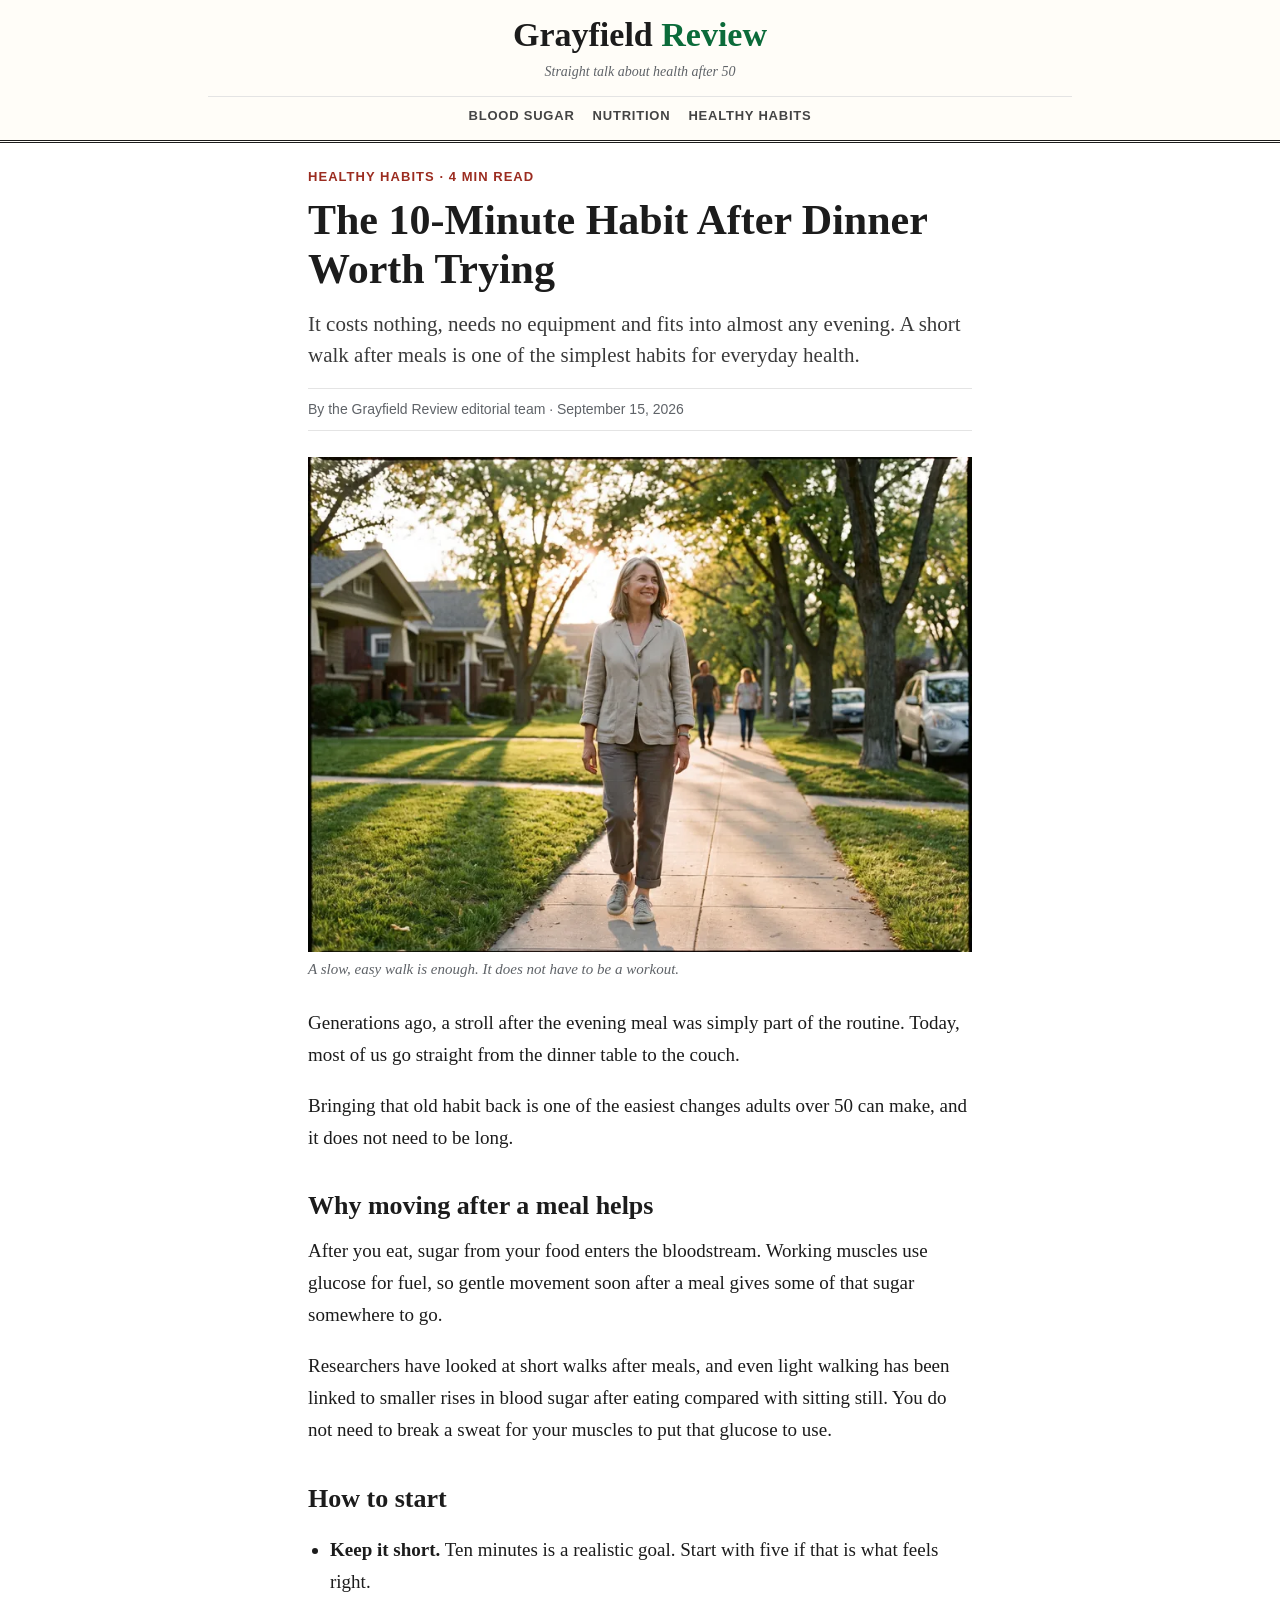
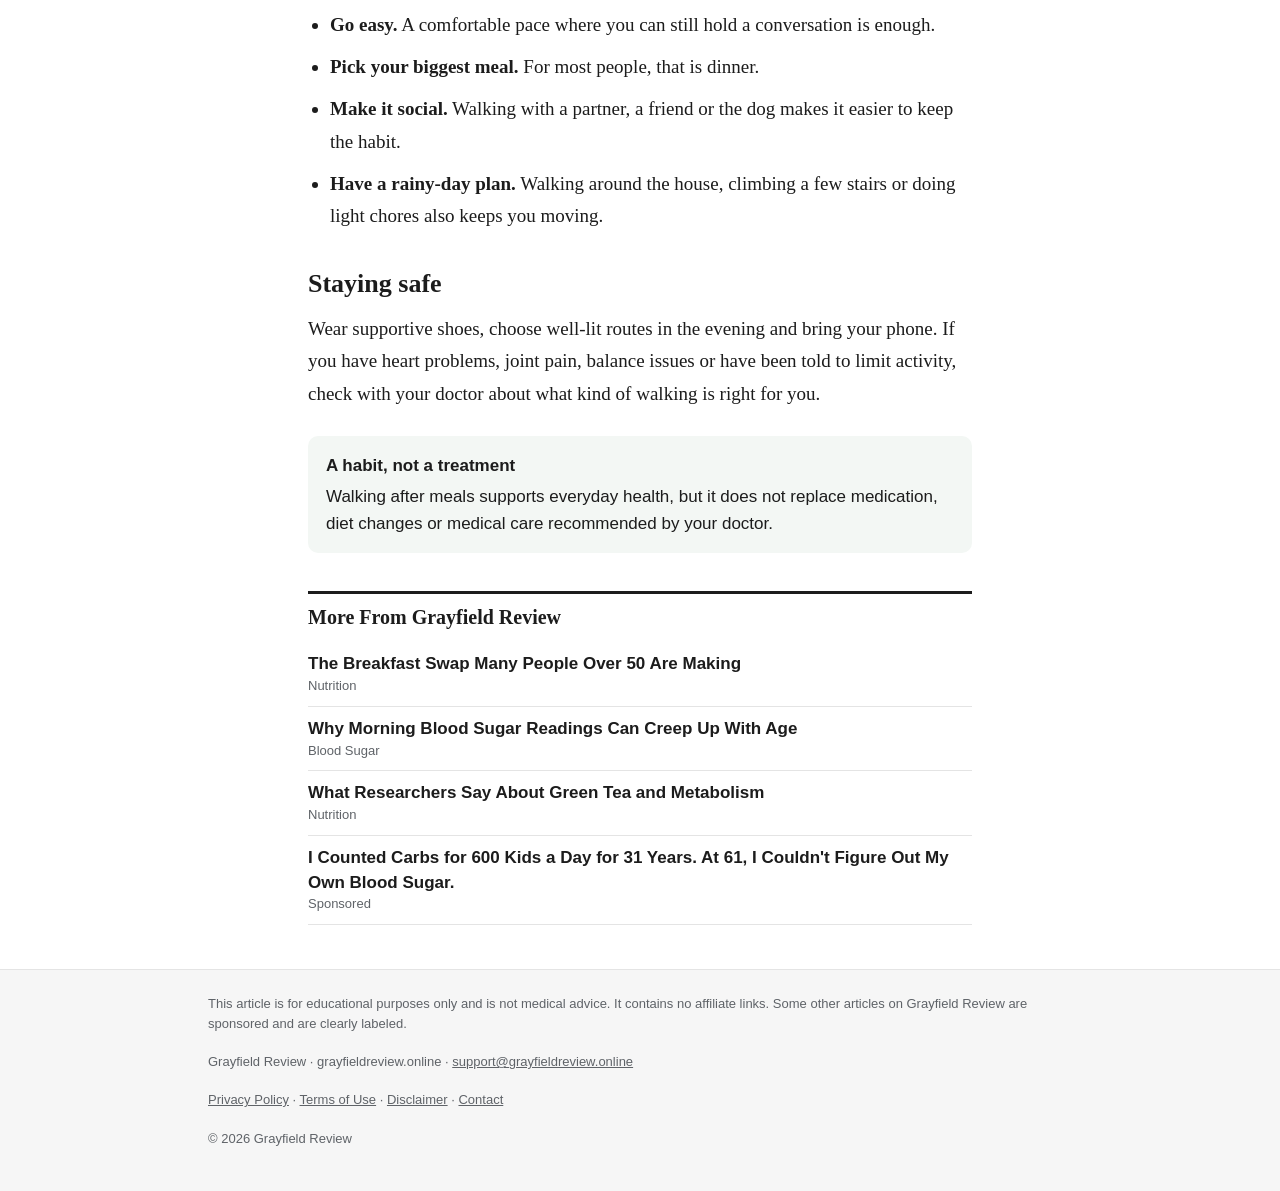
<file: walk-after-dinner/index.html>
<!DOCTYPE html>
<html lang="en">
<head>
<meta charset="utf-8">
<meta name="viewport" content="width=device-width, initial-scale=1">
<!-- Taboola Pixel Code -->
<script type='text/javascript'>
  window._tfa = window._tfa || [];
  window._tfa.push({notify: 'event', name: 'page_view', id: 2105796});
  !function (t, f, a, x) {
         if (!document.getElementById(x)) {
            t.async = 1;t.src = a;t.id=x;f.parentNode.insertBefore(t, f);
         }
  }(document.createElement('script'),
  document.getElementsByTagName('script')[0],
  '//cdn.taboola.com/libtrc/unip/2105796/tfa.js',
  'tb_tfa_script');
</script>
<!-- End of Taboola Pixel Code -->
<title>The 10-Minute Habit After Dinner Worth Trying | Grayfield Review</title>
<meta name="description" content="It costs nothing, needs no equipment and fits into almost any evening. A short walk after meals is one of the simplest habits for everyday health.">
<link rel="stylesheet" href="/assets/site.css">
</head>
<body>

<header class="site">
  <div class="wrap-wide">
    <a class="brand" href="/">Grayfield <span>Review</span></a>
    <div class="tagline">Straight talk about health after 50</div>
    <nav class="menu"><a href="/#blood-sugar">Blood Sugar</a><a href="/#nutrition">Nutrition</a><a href="/#healthy-habits">Healthy Habits</a></nav>
  </div>
</header>

<main class="wrap">
  <div class="kicker">Healthy Habits &middot; 4 min read</div>
  <h1>The 10-Minute Habit After Dinner Worth Trying</h1>
  <p class="dek">It costs nothing, needs no equipment and fits into almost any evening. A short walk after meals is one of the simplest habits for everyday health.</p>
  <div class="byline">By the Grayfield Review editorial team &middot; September 15, 2026</div>
  <figure>
    <img src="/walk-after-dinner/imagens/evening-walk.webp" alt="Woman in her late 50s walking on a sidewalk at sunset" width="800" height="597">
    <figcaption>A slow, easy walk is enough. It does not have to be a workout.</figcaption>
  </figure>

<p>Generations ago, a stroll after the evening meal was simply part of the routine. Today, most of us go straight from the dinner table to the couch.</p>
<p>Bringing that old habit back is one of the easiest changes adults over 50 can make, and it does not need to be long.</p>

<h2>Why moving after a meal helps</h2>
<p>After you eat, sugar from your food enters the bloodstream. Working muscles use glucose for fuel, so gentle movement soon after a meal gives some of that sugar somewhere to go.</p>
<p>Researchers have looked at short walks after meals, and even light walking has been linked to smaller rises in blood sugar after eating compared with sitting still. You do not need to break a sweat for your muscles to put that glucose to use.</p>

<h2>How to start</h2>
<ul class="tips">
  <li><b>Keep it short.</b> Ten minutes is a realistic goal. Start with five if that is what feels right.</li>
  <li><b>Go easy.</b> A comfortable pace where you can still hold a conversation is enough.</li>
  <li><b>Pick your biggest meal.</b> For most people, that is dinner.</li>
  <li><b>Make it social.</b> Walking with a partner, a friend or the dog makes it easier to keep the habit.</li>
  <li><b>Have a rainy-day plan.</b> Walking around the house, climbing a few stairs or doing light chores also keeps you moving.</li>
</ul>

<h2>Staying safe</h2>
<p>Wear supportive shoes, choose well-lit routes in the evening and bring your phone. If you have heart problems, joint pain, balance issues or have been told to limit activity, check with your doctor about what kind of walking is right for you.</p>

<div class="note"><b>A habit, not a treatment</b>Walking after meals supports everyday health, but it does not replace medication, diet changes or medical care recommended by your doctor.</div>

  <section class="more">
    <h3>More From Grayfield Review</h3>
    <ul><li><a href="/breakfast-swap-after-50/">The Breakfast Swap Many People Over 50 Are Making<small>Nutrition</small></a></li><li><a href="/morning-blood-sugar/">Why Morning Blood Sugar Readings Can Creep Up With Age<small>Blood Sugar</small></a></li><li><a href="/green-tea-facts/">What Researchers Say About Green Tea and Metabolism<small>Nutrition</small></a></li><li><a href="/blood-sugar-after-50/">I Counted Carbs for 600 Kids a Day for 31 Years. At 61, I Couldn't Figure Out My Own Blood Sugar.<small>Sponsored</small></a></li></ul>
  </section>
</main>

<footer class="site">
  <div class="wrap-wide">
    <p>This article is for educational purposes only and is not medical advice. It contains no affiliate links. Some other articles on Grayfield Review are sponsored and are clearly labeled.</p>
    <p>Grayfield Review &middot; grayfieldreview.online &middot; <a href="mailto:support@grayfieldreview.online">support@grayfieldreview.online</a></p>
    <p><a href="#privacy" data-legal="privacy">Privacy Policy</a> &middot; <a href="#terms" data-legal="terms">Terms of Use</a> &middot; <a href="#disclaimer" data-legal="disclaimer">Disclaimer</a> &middot; <a href="#contact" data-legal="contact">Contact</a></p>
    <p>&copy; 2026 Grayfield Review</p>
  </div>
</footer>

<script src="/assets/legal.js"></script>
</body>
</html>
</file>
<file: assets/site.css>
:root{--ink:#1c1c1c;--muted:#5f6368;--line:#e4e4e4;--accent:#0b6b3a;--paper:#fffdf8;--tag:#9b2c20;--soft:#f3f7f4}
*{box-sizing:border-box}
body{margin:0;background:#fff;color:var(--ink);font:19px/1.7 Georgia,"Times New Roman",serif}
img{max-width:100%;height:auto;display:block}
a{color:var(--accent)}
.wrap{max-width:700px;margin:0 auto;padding-inline:18px}
.wrap-wide{max-width:900px;margin:0 auto;padding-inline:18px}
header.site{border-bottom:3px double var(--ink);background:var(--paper);text-align:center}
header.site .wrap-wide{padding-block:18px}
.brand{font:700 34px/1 Georgia,serif;color:var(--ink);text-decoration:none}
.brand span{color:var(--accent)}
.tagline{font:italic 14px/1.4 Georgia,serif;color:var(--muted);margin-top:6px}
nav.menu{display:flex;justify-content:center;gap:18px;flex-wrap:wrap;font:600 13px/1 -apple-system,Segoe UI,Arial,sans-serif;text-transform:uppercase;letter-spacing:.06em;border-top:1px solid var(--line);margin-top:14px;padding-top:12px}
nav.menu a{color:#444;text-decoration:none}
nav.menu a:hover{color:var(--accent)}
.kicker{margin-top:26px;font:700 13px/1.3 -apple-system,Segoe UI,Arial,sans-serif;letter-spacing:.08em;text-transform:uppercase;color:var(--tag)}
h1{font:700 36px/1.18 Georgia,serif;margin:10px 0 14px}
.dek{font-size:21px;line-height:1.5;color:#3a3a3a;margin:0 0 16px}
.byline{font:14px/1.5 -apple-system,Segoe UI,Arial,sans-serif;color:var(--muted);border-top:1px solid var(--line);border-bottom:1px solid var(--line);padding-block:10px;margin-bottom:22px}
figure{margin:26px 0}
figcaption{font:italic 15px/1.45 Georgia,serif;color:var(--muted);margin-top:7px}
h2{font:700 26px/1.25 Georgia,serif;margin:36px 0 12px}
p{margin:0 0 18px}
ul.tips{padding-left:22px}
ul.tips li{margin-bottom:10px}
.note{background:var(--soft);border-radius:10px;padding:16px 18px;margin:26px 0;font:17px/1.6 -apple-system,Segoe UI,Arial,sans-serif}
.note b{display:block;margin-bottom:4px}
.more h3{font:700 20px/1.3 Georgia,serif;margin:38px 0 12px;border-top:3px solid var(--ink);padding-top:10px}
.more ul{list-style:none;padding:0;margin:0;font:600 17px/1.45 -apple-system,Segoe UI,Arial,sans-serif}
.more li{border-bottom:1px solid var(--line);padding-block:10px}
.more a{color:var(--ink);text-decoration:none}
.more a:hover{color:var(--accent)}
.more small{display:block;font-weight:400;color:var(--muted);font-size:13px}
.section-title{font:700 14px/1 -apple-system,Segoe UI,Arial,sans-serif;text-transform:uppercase;letter-spacing:.08em;color:var(--tag);margin:36px 0 14px;scroll-margin-top:20px}
.story{display:grid;grid-template-columns:1fr;gap:16px;text-decoration:none;color:var(--ink);border-bottom:1px solid var(--line);padding-bottom:24px;margin-bottom:24px}
.story img{border-radius:8px;aspect-ratio:3/2;object-fit:cover;width:100%}
.story h3{font:700 25px/1.25 Georgia,serif;margin:0 0 8px}
.story p{margin:0;color:#3a3a3a;font-size:17px}
.meta{font:13px/1.4 -apple-system,Segoe UI,Arial,sans-serif;color:var(--muted);margin-top:8px}
footer.site{margin-top:44px;background:#f6f6f6;border-top:1px solid var(--line);font:13px/1.55 -apple-system,Segoe UI,Arial,sans-serif;color:var(--muted)}
footer.site .wrap-wide{padding-block:24px}
footer.site a{color:var(--muted)}
@media (min-width:700px){
  h1{font-size:42px}
  .story{grid-template-columns:1.1fr 1fr;align-items:center}
}
</file>
